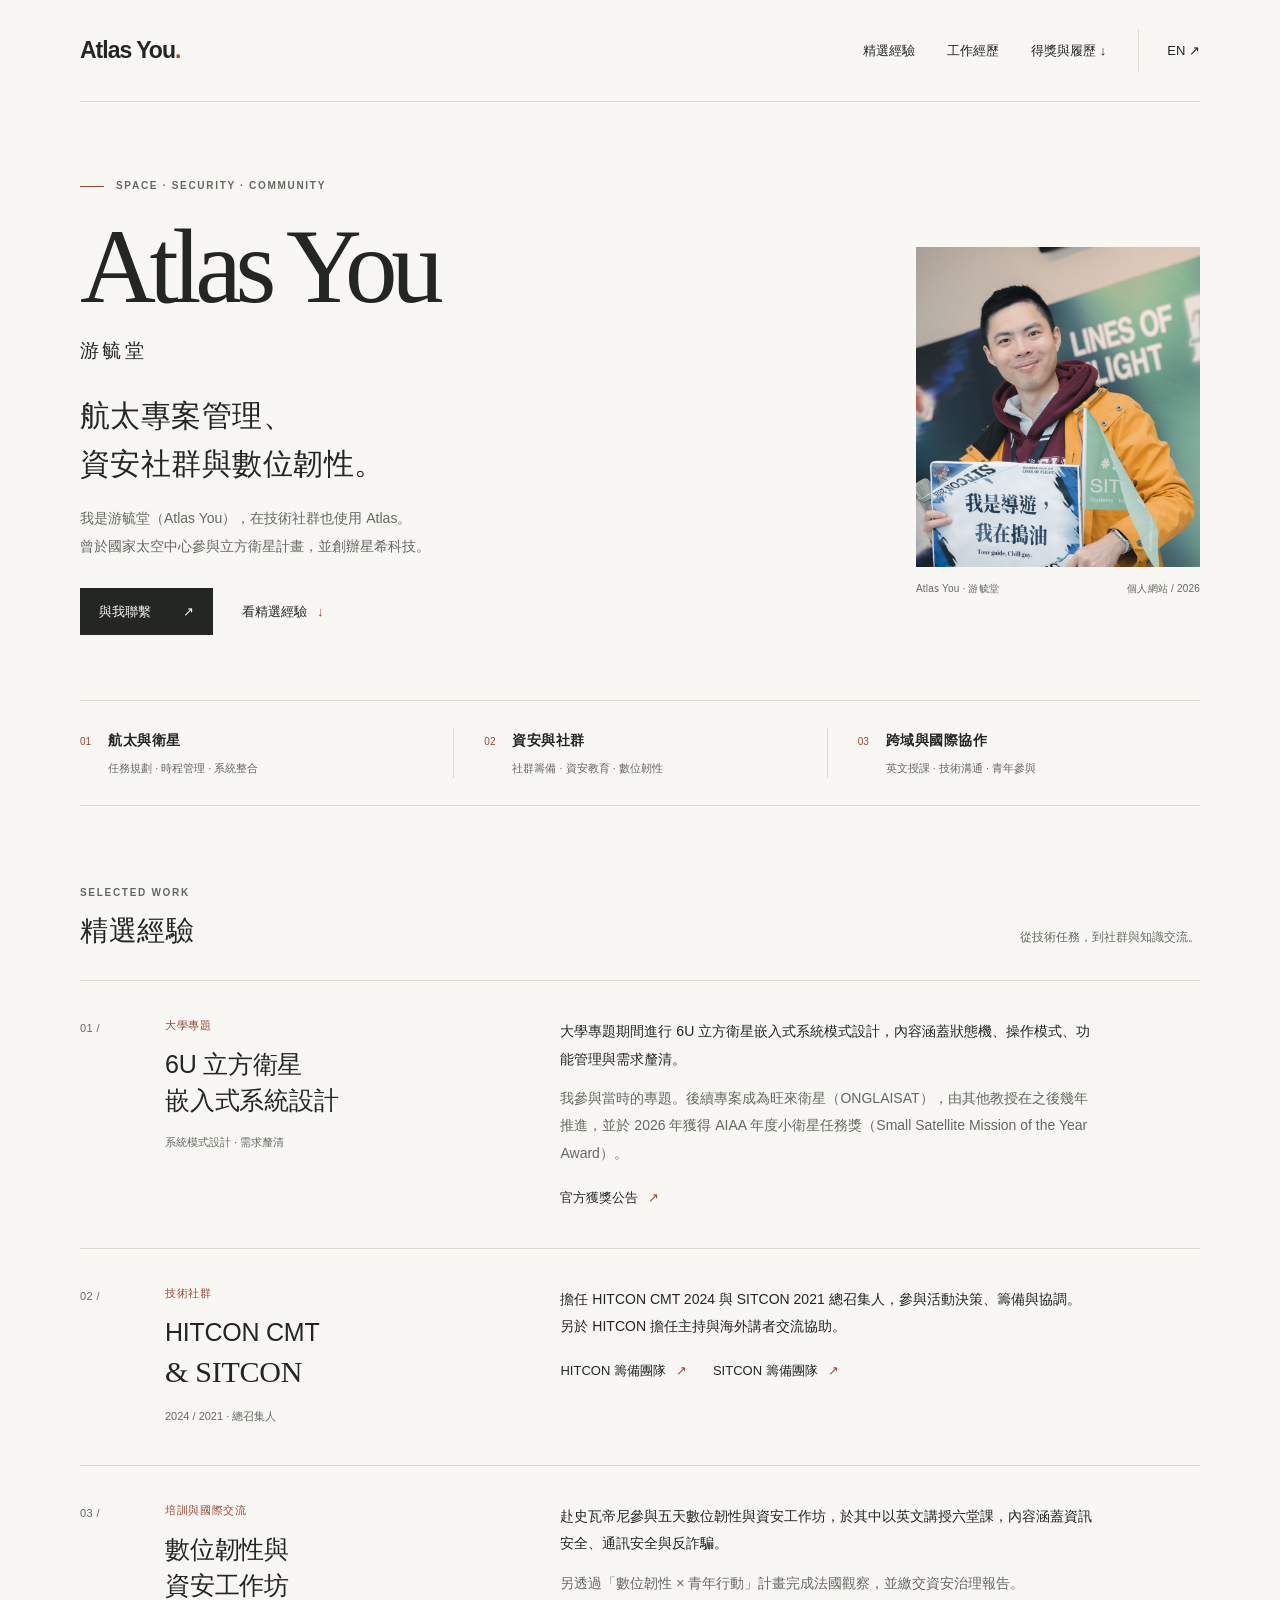
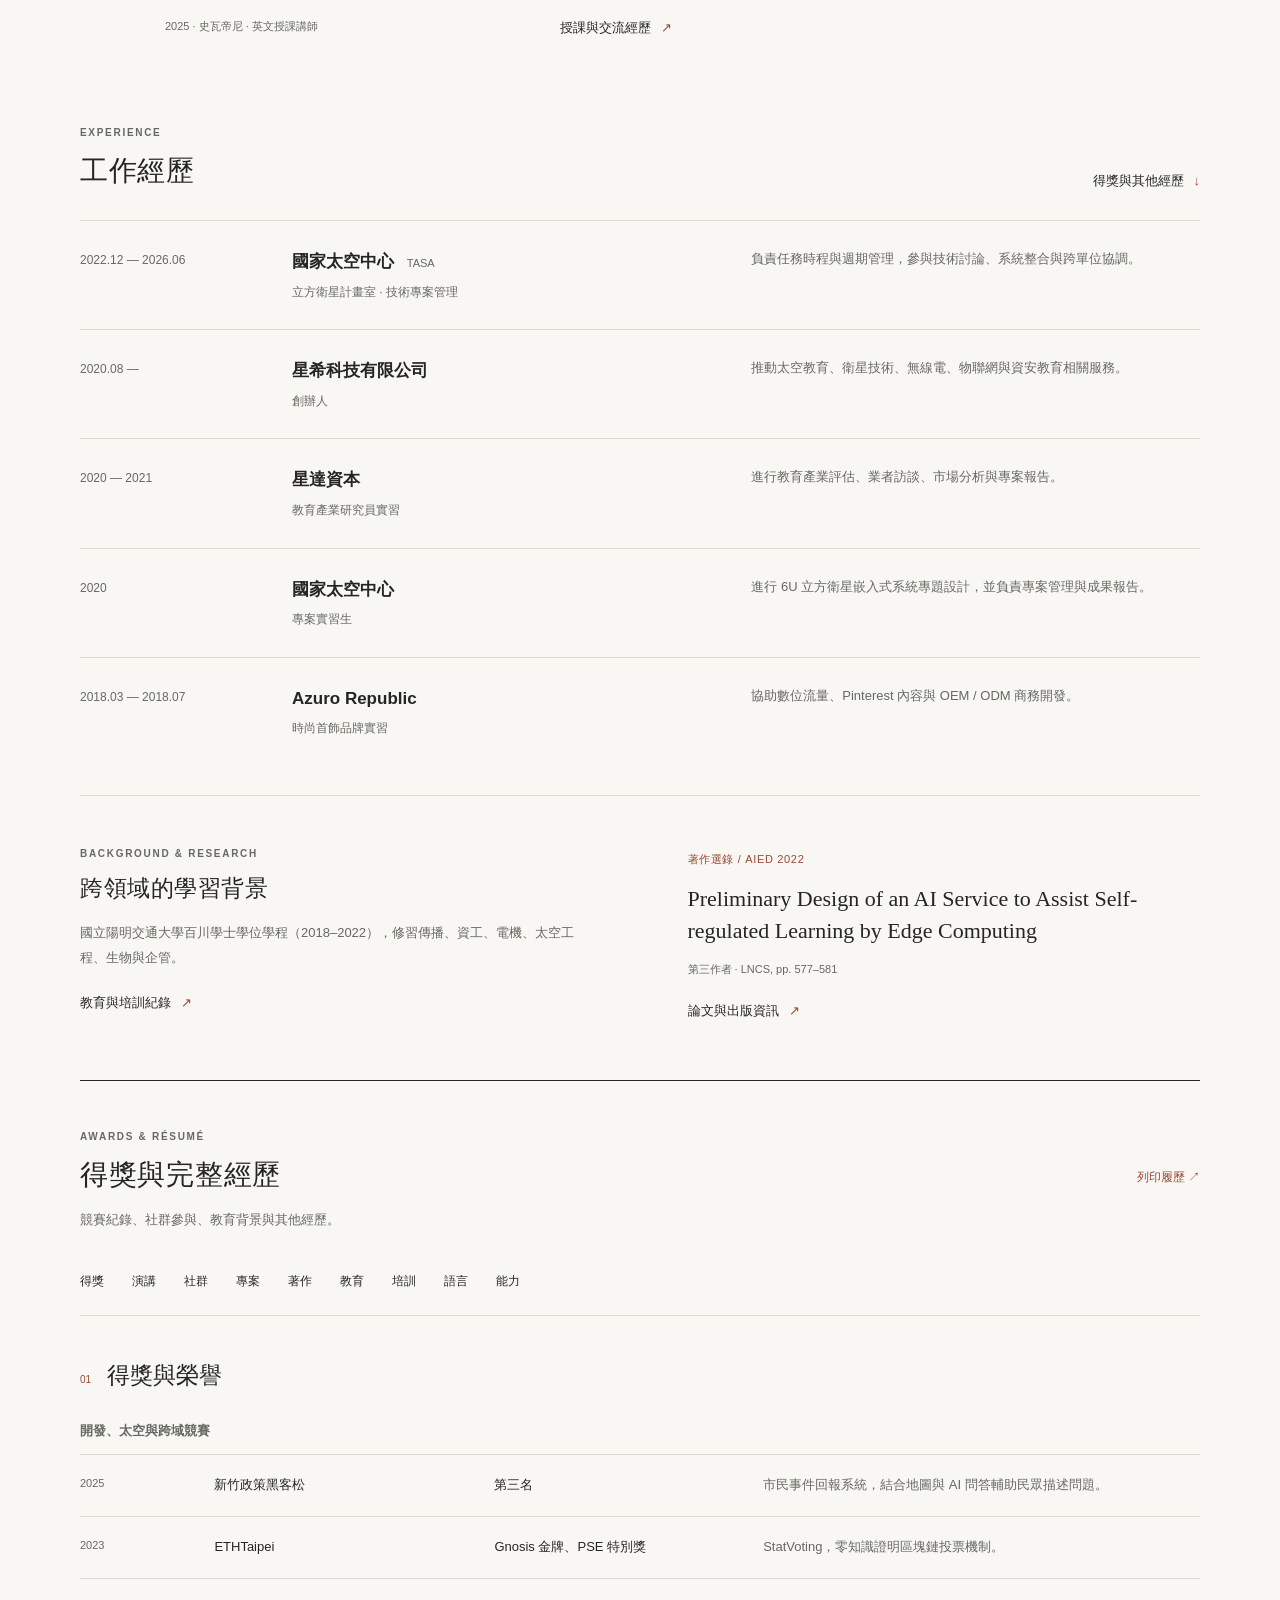
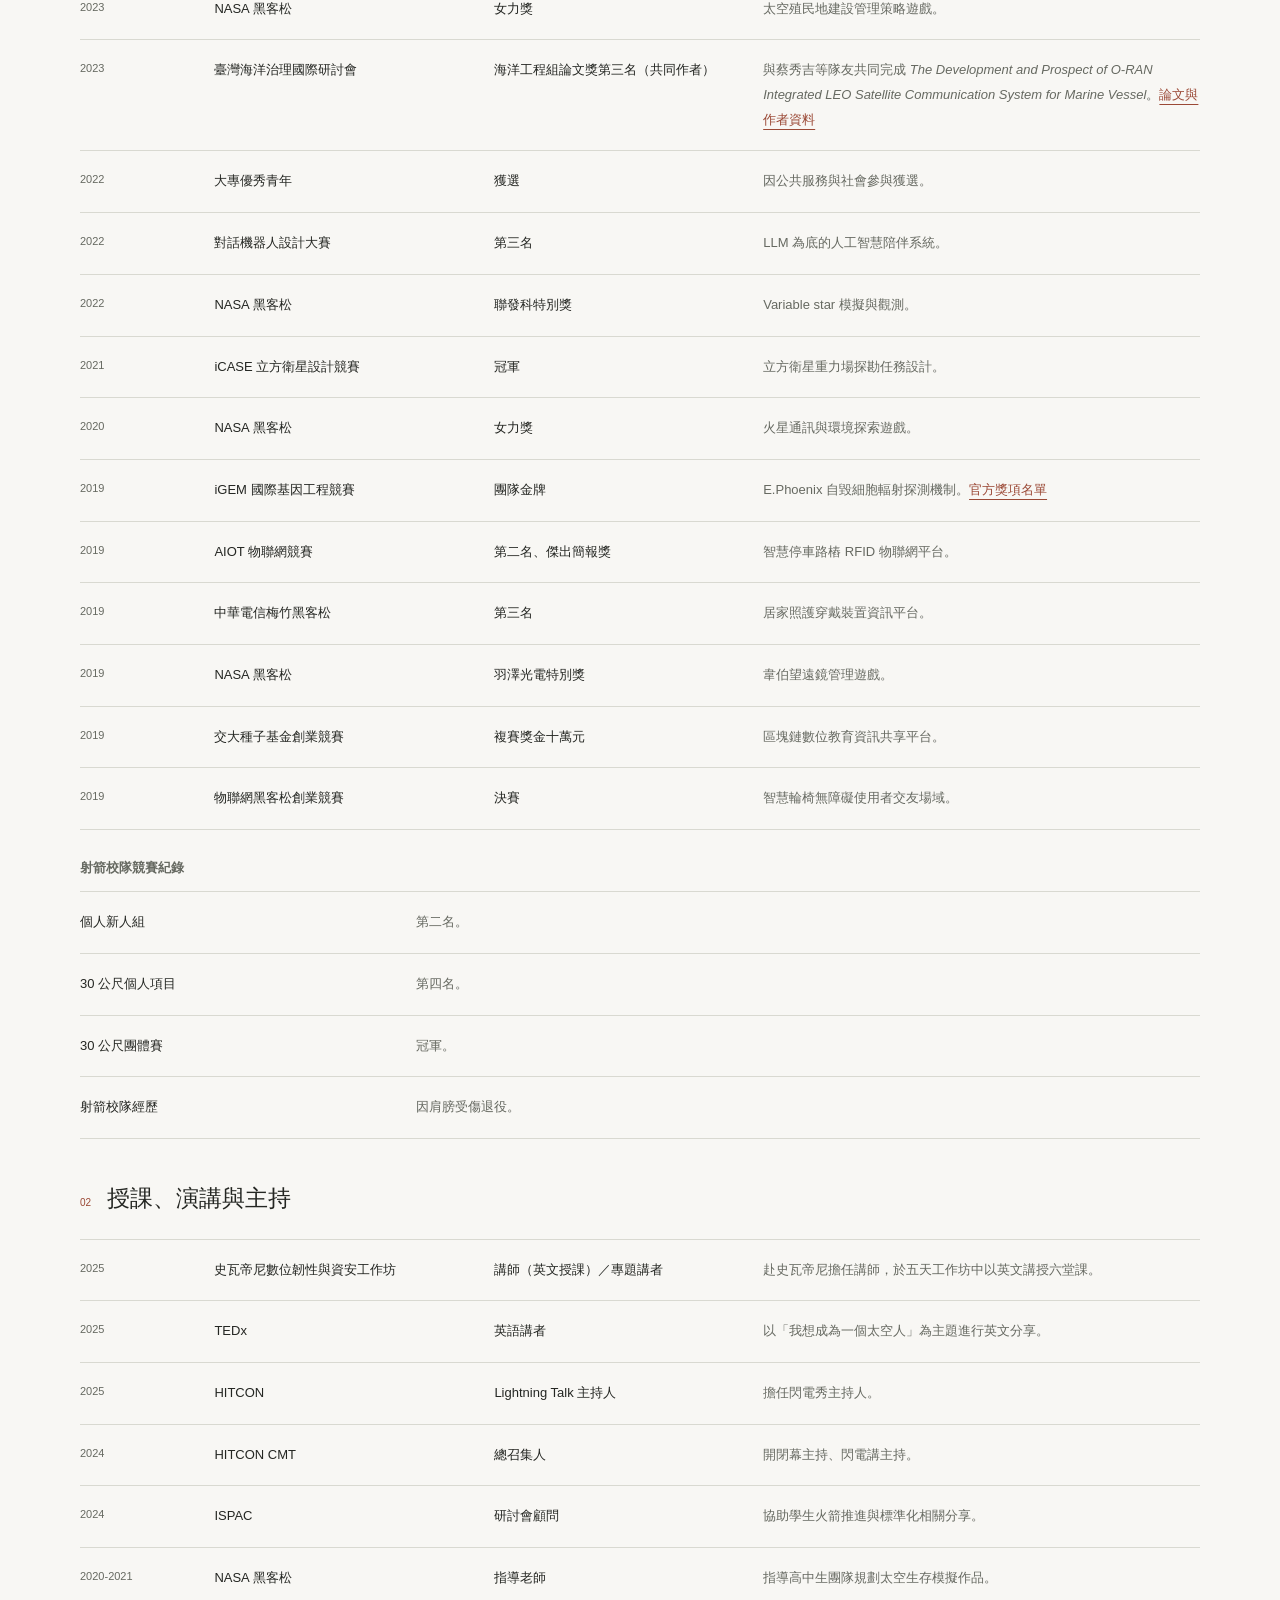
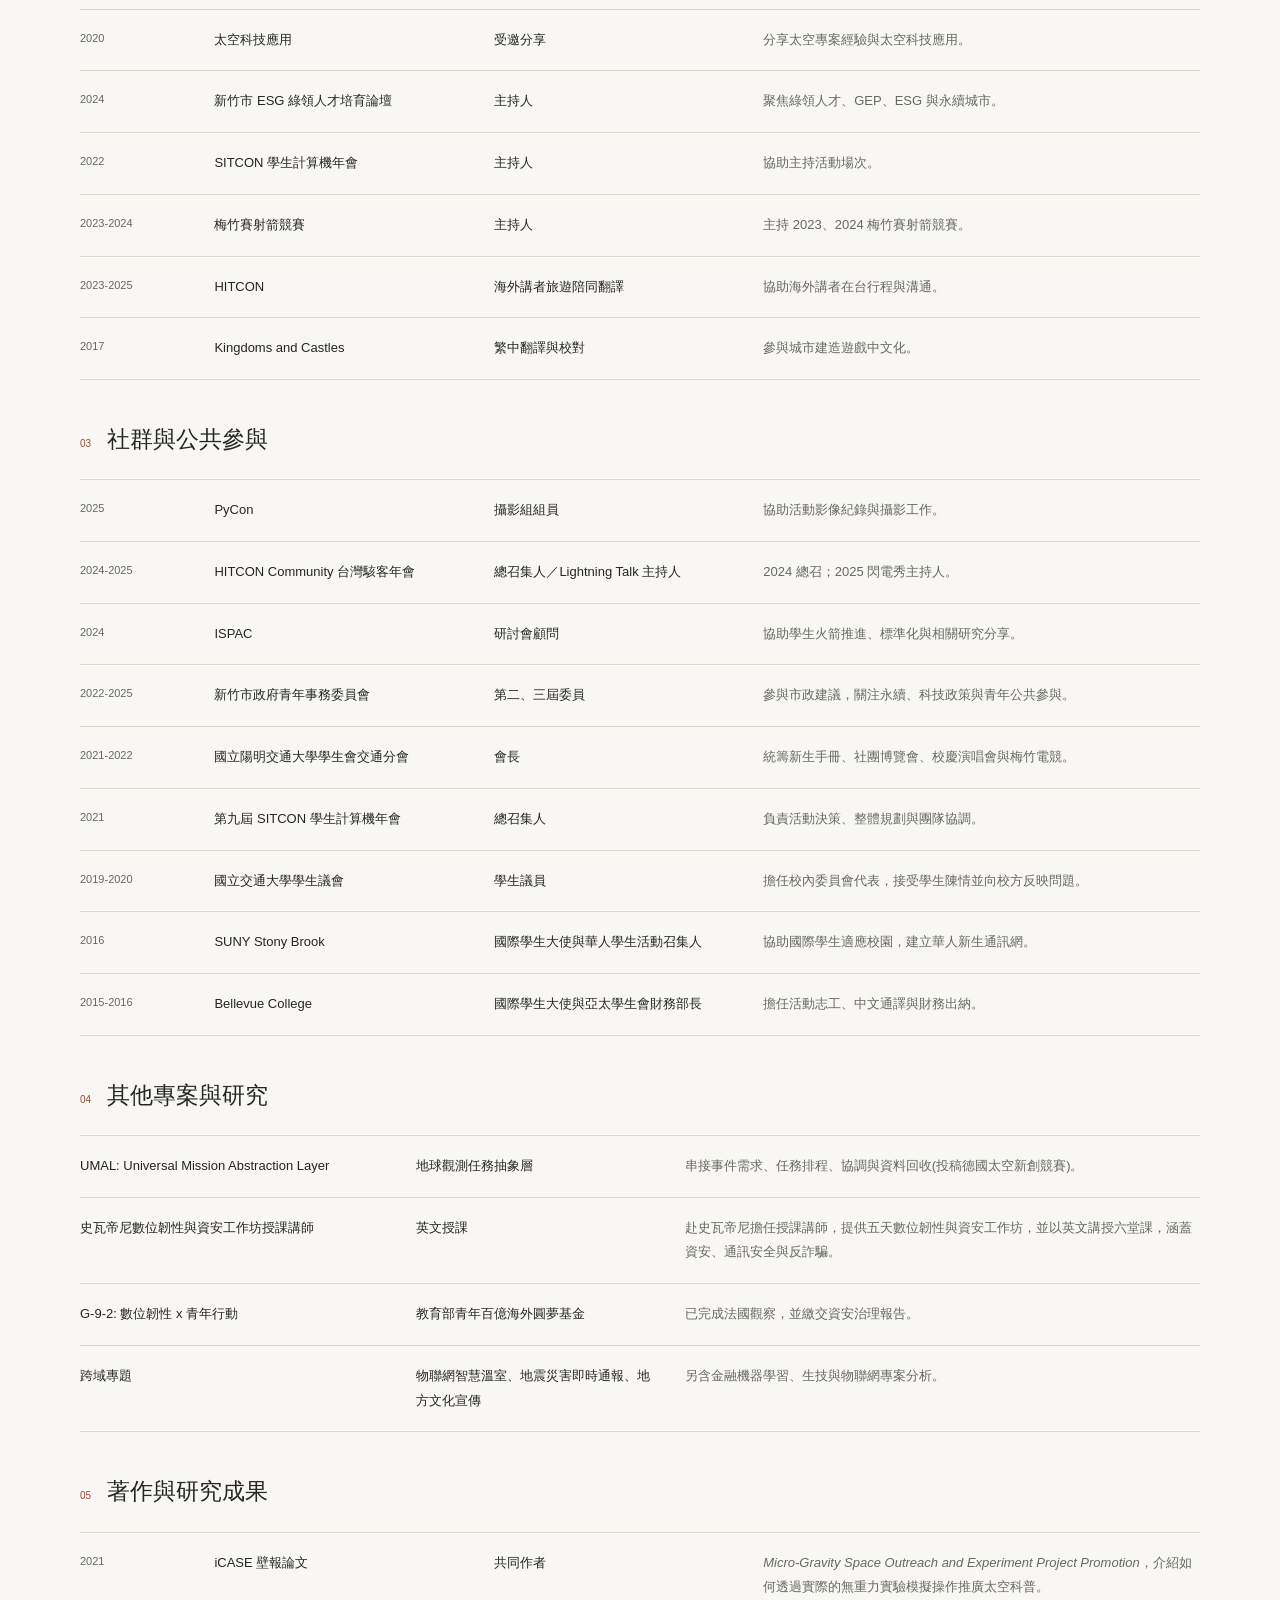
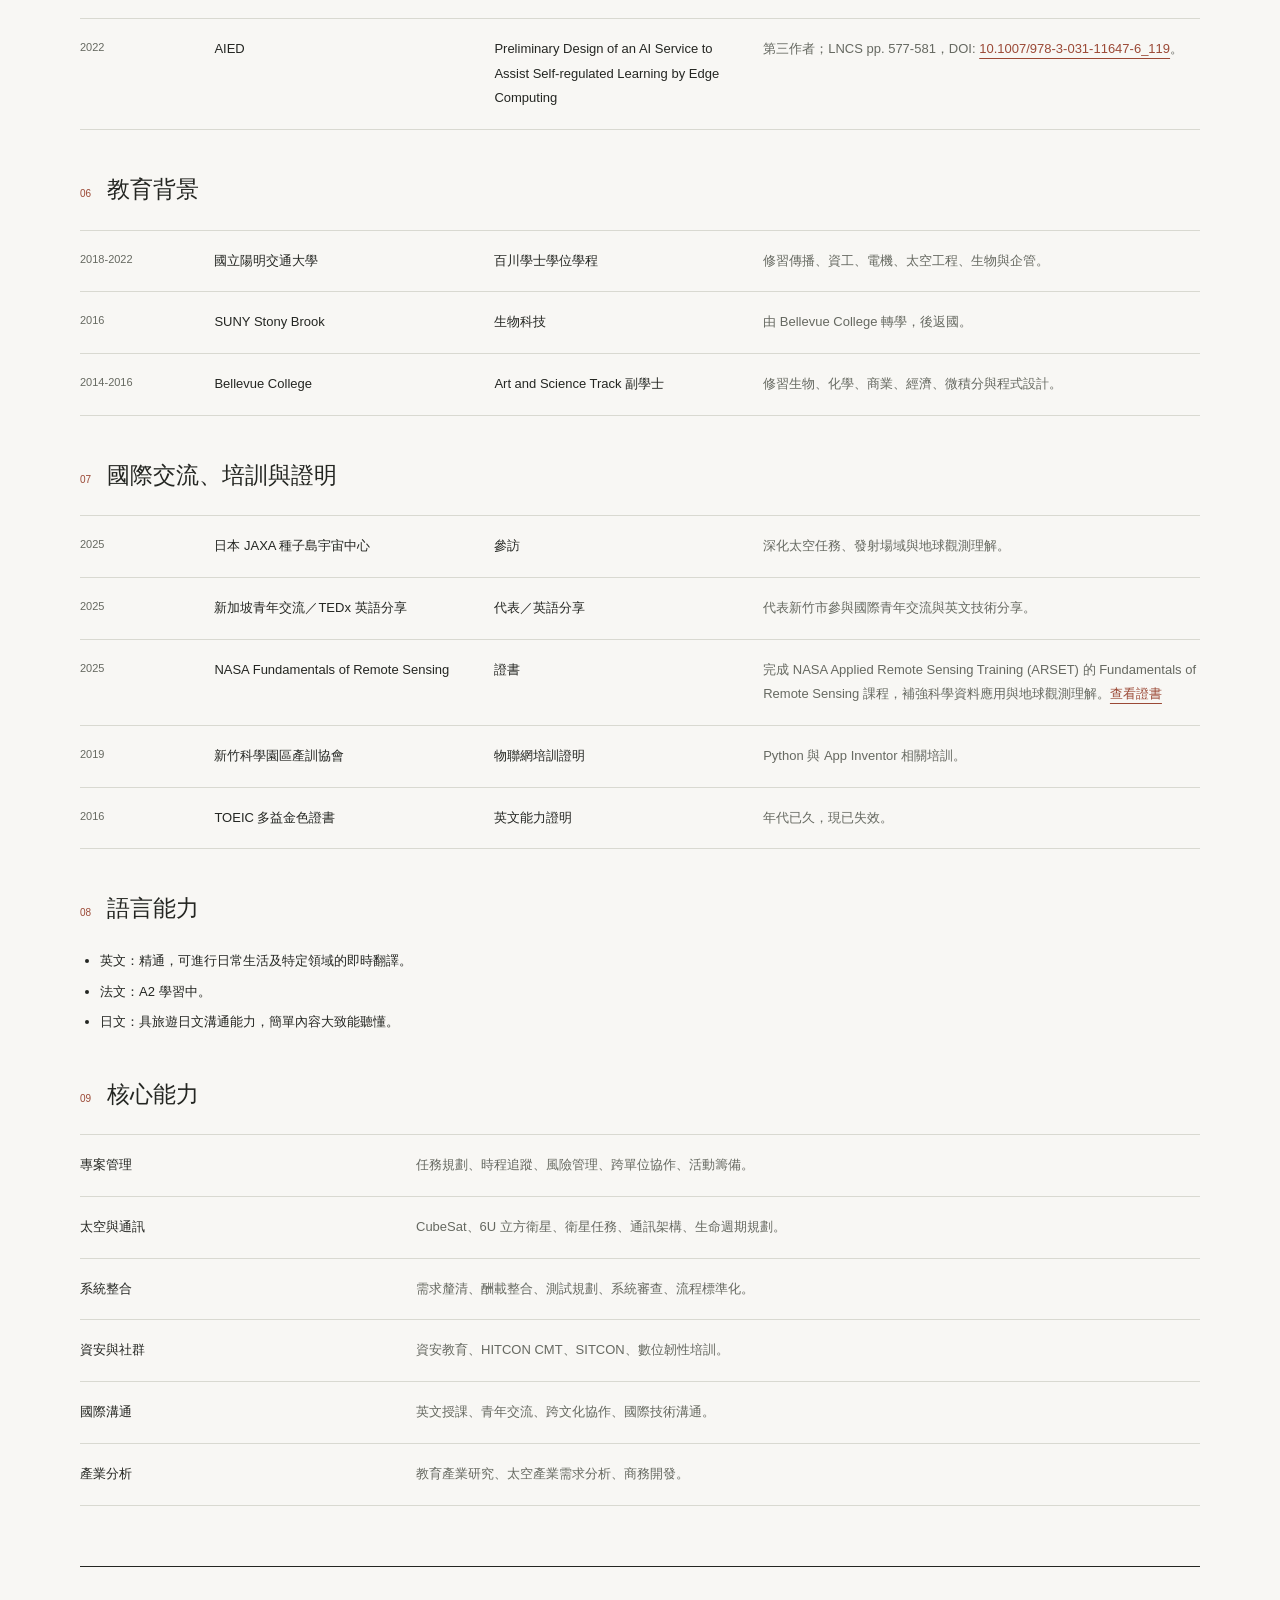
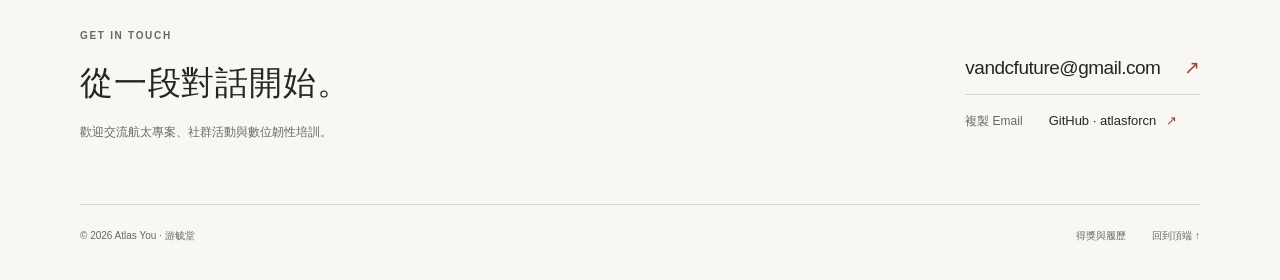
<file: index.html>
<!DOCTYPE html>
<html lang="zh-Hant">
<head>
    <meta charset="UTF-8">
    <meta name="viewport" content="width=device-width, initial-scale=1.0">
    <meta name="color-scheme" content="light">
    <title>Atlas You 游毓堂｜航太專案管理・資安社群・數位韌性</title>
    <meta name="description" content="游毓堂（Atlas You），技術社群中的 Atlas。星希科技創辦人，曾於國家太空中心參與立方衛星計畫，投入資安社群與數位韌性培訓。">
    <meta name="robots" content="index, follow, max-image-preview:large">
    <meta name="google-site-verification" content="qH-CYpGrfqugghzH3zQJLZ9-T6akVFegV0mABPV1chQ">
    <link rel="canonical" href="https://atlasforcn.github.io/atlas-home/">
    <link rel="alternate" hreflang="zh-Hant" href="https://atlasforcn.github.io/atlas-home/">
    <link rel="alternate" hreflang="en" href="https://atlasforcn.github.io/atlas-home/en/">
    <link rel="alternate" hreflang="x-default" href="https://atlasforcn.github.io/atlas-home/">
    <meta property="og:type" content="profile">
    <meta property="og:site_name" content="Atlas You · 游毓堂">
    <meta property="og:title" content="Atlas You 游毓堂｜航太專案管理・資安社群・數位韌性">
    <meta property="og:description" content="游毓堂（Atlas You），技術社群中的 Atlas。星希科技創辦人，曾於國家太空中心參與立方衛星計畫，投入資安社群與數位韌性培訓。">
    <meta property="og:url" content="https://atlasforcn.github.io/atlas-home/">
    <meta property="og:locale" content="zh_TW">
    <meta property="og:locale:alternate" content="en_US">
    <meta property="og:image" content="https://atlasforcn.github.io/atlas-home/assets/profile-portrait.jpg">
    <meta property="og:image:alt" content="游毓堂 Atlas You 在 SITCON 活動現場的照片">
    <meta name="twitter:card" content="summary">
    <meta name="twitter:title" content="Atlas You 游毓堂｜航太專案管理・資安社群・數位韌性">
    <meta name="twitter:description" content="游毓堂（Atlas You），技術社群中的 Atlas。星希科技創辦人，曾於國家太空中心參與立方衛星計畫，投入資安社群與數位韌性培訓。">
    <meta name="twitter:image" content="https://atlasforcn.github.io/atlas-home/assets/profile-portrait.jpg">
    <meta name="twitter:image:alt" content="游毓堂 Atlas You 在 SITCON 活動現場的照片">
    <script type="application/ld+json">
{
    "@context": "https://schema.org",
    "@type": "ProfilePage",
    "@id": "https://atlasforcn.github.io/atlas-home/#profile",
    "url": "https://atlasforcn.github.io/atlas-home/",
    "name": "Atlas You 游毓堂｜航太專案管理・資安社群・數位韌性",
    "inLanguage": "zh-Hant",
    "mainEntity": {
        "@type": "Person",
        "@id": "https://atlasforcn.github.io/atlas-home/#person",
        "name": "Atlas You",
        "alternateName": [
            "游毓堂",
            "Atlas",
            "atlasforcn"
        ],
        "url": "https://atlasforcn.github.io/atlas-home/",
        "image": "https://atlasforcn.github.io/atlas-home/assets/profile-portrait.jpg",
        "sameAs": [
            "https://github.com/atlasforcn"
        ],
        "description": "星希科技創辦人，曾於國家太空中心參與立方衛星計畫，投入資安社群與數位韌性培訓。"
    },
    "description": "游毓堂（Atlas You），技術社群中的 Atlas。星希科技創辦人，曾於國家太空中心參與立方衛星計畫，投入資安社群與數位韌性培訓。"
}
    </script>
    <link rel="stylesheet" href="home.css?v=20261013-2">
    <script src="home.js?v=20261013-2" defer></script>
    <script src="script.js?v=20261013-2" defer></script>
</head>
<body id="top">
    <a class="skip-link" href="#main">跳至主要內容</a>
    <header class="site-header shell">
        <a class="wordmark" href="#top" aria-label="Atlas You 首頁">Atlas You<span class="wordmark-dot" aria-hidden="true">.</span></a>
        <nav aria-label="主要導覽">
            <a href="#projects">精選經驗</a>
            <a href="#experience">工作經歷</a>
            <a href="#details">得獎與履歷 <span aria-hidden="true">↓</span></a>
            <a class="language-link" href="en/" lang="en" hreflang="en">EN <span aria-hidden="true">↗</span></a>
        </nav>
    </header>
    <main id="main" class="shell" tabindex="-1">
        <section class="hero" id="summary" aria-labelledby="name">
            <div class="hero-copy">
                <p class="eyebrow"><span class="accent-line" aria-hidden="true"></span> SPACE · SECURITY · COMMUNITY</p>
                <h1 id="name">Atlas You<span class="chinese-name" lang="zh-Hant">游毓堂</span></h1>
                <p class="hero-title">航太專案管理、<br>資安社群與數位韌性。</p>
                <p class="hero-description">我是游毓堂（Atlas You），在技術社群也使用 Atlas。<br class="desktop-break">曾於國家太空中心參與立方衛星計畫，並創辦星希科技。</p>
                <div class="hero-links">
                    <a class="primary-link" href="mailto:vandcfuture@gmail.com">與我聯繫 <span aria-hidden="true">↗</span></a>
                    <a class="text-link" href="#projects">看精選經驗 <span aria-hidden="true">↓</span></a>
                </div>
            </div>
            <figure class="portrait">
                <img src="assets/profile-portrait.jpg" width="528" height="528" alt="游毓堂 Atlas You 在 SITCON 活動現場的照片" fetchpriority="high">
                <figcaption><span>Atlas You · 游毓堂</span><span>個人網站 / 2026</span></figcaption>
            </figure>
        </section>
        <div class="focus-strip" aria-label="主要工作領域">
            <div><span class="small-number">01</span><div><h2>航太與衛星</h2><p>任務規劃 · 時程管理 · 系統整合</p></div></div>
            <div><span class="small-number">02</span><div><h2>資安與社群</h2><p>社群籌備 · 資安教育 · 數位韌性</p></div></div>
            <div><span class="small-number">03</span><div><h2>跨域與國際協作</h2><p>英文授課 · 技術溝通 · 青年參與</p></div></div>
        </div>
        <section class="content-section" id="projects" aria-labelledby="projects-title">
            <div class="section-heading"><div><p class="eyebrow">SELECTED WORK</p><h2 id="projects-title">精選經驗</h2></div><p class="section-aside">從技術任務，到社群與知識交流。</p></div>
            <article class="project-row" id="onglaisat">
                <span class="row-index" aria-hidden="true">01 /</span>
                <div class="project-identity"><p class="category">大學專題</p><h3>6U 立方衛星<br>嵌入式系統設計</h3><p class="role">系統模式設計 · 需求釐清</p></div>
                <div class="project-body"><p>大學專題期間進行 6U 立方衛星嵌入式系統模式設計，內容涵蓋狀態機、操作模式、功能管理與需求釐清。</p><p class="secondary-copy">我參與當時的專題。後續專案成為旺來衛星（ONGLAISAT），由其他教授在之後幾年推進，並於 2026 年獲得 AIAA 年度小衛星任務獎（Small Satellite Mission of the Year Award）。</p><a class="text-link" href="https://arkedgespace.com/en/news/2026-08-28_ssmoty" target="_blank" rel="noopener noreferrer">官方獲獎公告 <span aria-hidden="true">↗</span><span class="sr-only">（另開分頁）</span></a></div>
            </article>
            <article class="project-row" id="community">
                <span class="row-index" aria-hidden="true">02 /</span>
                <div class="project-identity"><p class="category">技術社群</p><h3>HITCON CMT<br><span lang="en">&amp; SITCON</span></h3><p class="role">2024 / 2021 · 總召集人</p></div>
                <div class="project-body"><p>擔任 HITCON CMT 2024 與 SITCON 2021 總召集人，參與活動決策、籌備與協調。另於 HITCON 擔任主持與海外講者交流協助。</p><div class="inline-links"><a class="text-link" href="https://hitcon.org/2024/CMT/team/" target="_blank" rel="noopener noreferrer">HITCON 籌備團隊 <span aria-hidden="true">↗</span><span class="sr-only">（另開分頁）</span></a><a class="text-link" href="https://sitcon.org/2021/team" target="_blank" rel="noopener noreferrer">SITCON 籌備團隊 <span aria-hidden="true">↗</span><span class="sr-only">（另開分頁）</span></a></div></div>
            </article>
            <article class="project-row">
                <span class="row-index" aria-hidden="true">03 /</span>
                <div class="project-identity"><p class="category">培訓與國際交流</p><h3>數位韌性與<br>資安工作坊</h3><p class="role">2025 · 史瓦帝尼 · 英文授課講師</p></div>
                <div class="project-body"><p>赴史瓦帝尼參與五天數位韌性與資安工作坊，於其中以英文講授六堂課，內容涵蓋資訊安全、通訊安全與反詐騙。</p><p class="secondary-copy">另透過「數位韌性 × 青年行動」計畫完成法國觀察，並繳交資安治理報告。</p><a class="text-link" href="#talks">授課與交流經歷 <span aria-hidden="true">↗</span></a></div>
            </article>
        </section>
        <section class="content-section experience-section" id="experience" aria-labelledby="experience-title">
            <div class="section-heading"><div><p class="eyebrow">EXPERIENCE</p><h2 id="experience-title">工作經歷</h2></div><a class="text-link" href="#awards">得獎與其他經歷 <span aria-hidden="true">↓</span></a></div>
            <div class="career-list">
                <article class="career-row"><p class="career-date">2022.12 — 2026.06</p><div><h3>國家太空中心 <span class="organization-abbr">TASA</span></h3><p class="career-role">立方衛星計畫室 · 技術專案管理</p></div><p class="career-description">負責任務時程與週期管理，參與技術討論、系統整合與跨單位協調。</p></article>
                <article class="career-row"><p class="career-date">2020.08 —</p><div><h3>星希科技有限公司</h3><p class="career-role">創辦人</p></div><p class="career-description">推動太空教育、衛星技術、無線電、物聯網與資安教育相關服務。</p></article>
                <article class="career-row"><p class="career-date">2020 — 2021</p><div><h3>星達資本</h3><p class="career-role">教育產業研究員實習</p></div><p class="career-description">進行教育產業評估、業者訪談、市場分析與專案報告。</p></article>
                <article class="career-row"><p class="career-date">2020</p><div><h3>國家太空中心</h3><p class="career-role">專案實習生</p></div><p class="career-description">進行 6U 立方衛星嵌入式系統專題設計，並負責專案管理與成果報告。</p></article>
                <article class="career-row"><p class="career-date">2018.03 — 2018.07</p><div><h3>Azuro Republic</h3><p class="career-role">時尚首飾品牌實習</p></div><p class="career-description">協助數位流量、Pinterest 內容與 OEM / ODM 商務開發。</p></article>
            </div>
        </section>
        <section class="background-section" aria-labelledby="background-title">
            <div><p class="eyebrow">BACKGROUND &amp; RESEARCH</p><h2 id="background-title">跨領域的學習背景</h2><p>國立陽明交通大學百川學士學位學程（2018–2022），修習傳播、資工、電機、太空工程、生物與企管。</p><a class="text-link" href="#education">教育與培訓紀錄 <span aria-hidden="true">↗</span></a></div>
            <div class="publication"><p class="category">著作選錄 / AIED 2022</p><h3 lang="en">Preliminary Design of an AI Service to Assist Self-regulated Learning by Edge Computing</h3><p class="secondary-copy">第三作者 · LNCS, pp. 577–581</p><a class="text-link" href="https://doi.org/10.1007/978-3-031-11647-6_119" target="_blank" rel="noopener noreferrer">論文與出版資訊 <span aria-hidden="true">↗</span><span class="sr-only">（另開分頁）</span></a></div>
        </section>
        <section class="details-section" id="details" aria-labelledby="details-title">
            <div class="section-heading"><div><p class="eyebrow">AWARDS &amp; RÉSUMÉ</p><h2 id="details-title">得獎與完整經歷</h2></div><button class="details-print" type="button" data-print hidden>列印履歷 <span aria-hidden="true">↗</span></button></div>
            <p class="details-intro">競賽紀錄、社群參與、教育背景與其他經歷。</p>
            <nav class="details-nav" aria-label="履歷段落"><a href="#awards">得獎</a><a href="#talks">演講</a><a href="#community-history">社群</a><a href="#research-projects">專案</a><a href="#publications">著作</a><a href="#education">教育</a><a href="#training">培訓</a><a href="#languages">語言</a><a href="#skills">能力</a></nav>
            <div id="resume-content" class="resume-details" data-resume-source="resume.md" data-resume-mode="details" data-resume-prerendered="true" aria-busy="false">
<!-- resume-details:start -->
<section class="resume-section" aria-labelledby="awards" data-section="01">
<h3 id="awards" data-section="01">得獎與榮譽</h3>
<h4 id="awards-cross-domain">開發、太空與跨域競賽</h4>
<table class="resume-table cols-4"><tbody><tr><td class="resume-cell resume-cell-0" data-label="時間">2025</td><td class="resume-cell resume-cell-1" data-label="單位／活動">新竹政策黑客松</td><td class="resume-cell resume-cell-2" data-label="職稱／成果">第三名</td><td class="resume-cell resume-cell-3" data-label="說明">市民事件回報系統，結合地圖與 AI 問答輔助民眾描述問題。</td></tr>
<tr><td class="resume-cell resume-cell-0" data-label="時間">2023</td><td class="resume-cell resume-cell-1" data-label="單位／活動">ETHTaipei</td><td class="resume-cell resume-cell-2" data-label="職稱／成果">Gnosis 金牌、PSE 特別獎</td><td class="resume-cell resume-cell-3" data-label="說明">StatVoting，零知識證明區塊鏈投票機制。</td></tr>
<tr><td class="resume-cell resume-cell-0" data-label="時間">2023</td><td class="resume-cell resume-cell-1" data-label="單位／活動">NASA 黑客松</td><td class="resume-cell resume-cell-2" data-label="職稱／成果">女力獎</td><td class="resume-cell resume-cell-3" data-label="說明">太空殖民地建設管理策略遊戲。</td></tr>
<tr><td class="resume-cell resume-cell-0" data-label="時間">2023</td><td class="resume-cell resume-cell-1" data-label="單位／活動">臺灣海洋治理國際研討會</td><td class="resume-cell resume-cell-2" data-label="職稱／成果">海洋工程組論文獎第三名（共同作者）</td><td class="resume-cell resume-cell-3" data-label="說明">與蔡秀吉等隊友共同完成 <em>The Development and Prospect of O-RAN Integrated LEO Satellite Communication System for Marine Vessel</em>。<a href="https://www.researchgate.net/publication/369358314_The_Development_and_Prospect_of_O-RAN_Integrated_LEO_Satellite_Communication_System_for_Marine_Vessel" target="_blank" rel="noopener">論文與作者資料</a></td></tr>
<tr><td class="resume-cell resume-cell-0" data-label="時間">2022</td><td class="resume-cell resume-cell-1" data-label="單位／活動">大專優秀青年</td><td class="resume-cell resume-cell-2" data-label="職稱／成果">獲選</td><td class="resume-cell resume-cell-3" data-label="說明">因公共服務與社會參與獲選。</td></tr>
<tr><td class="resume-cell resume-cell-0" data-label="時間">2022</td><td class="resume-cell resume-cell-1" data-label="單位／活動">對話機器人設計大賽</td><td class="resume-cell resume-cell-2" data-label="職稱／成果">第三名</td><td class="resume-cell resume-cell-3" data-label="說明">LLM 為底的人工智慧陪伴系統。</td></tr>
<tr><td class="resume-cell resume-cell-0" data-label="時間">2022</td><td class="resume-cell resume-cell-1" data-label="單位／活動">NASA 黑客松</td><td class="resume-cell resume-cell-2" data-label="職稱／成果">聯發科特別獎</td><td class="resume-cell resume-cell-3" data-label="說明">Variable star 模擬與觀測。</td></tr>
<tr><td class="resume-cell resume-cell-0" data-label="時間">2021</td><td class="resume-cell resume-cell-1" data-label="單位／活動">iCASE 立方衛星設計競賽</td><td class="resume-cell resume-cell-2" data-label="職稱／成果">冠軍</td><td class="resume-cell resume-cell-3" data-label="說明">立方衛星重力場探勘任務設計。</td></tr>
<tr><td class="resume-cell resume-cell-0" data-label="時間">2020</td><td class="resume-cell resume-cell-1" data-label="單位／活動">NASA 黑客松</td><td class="resume-cell resume-cell-2" data-label="職稱／成果">女力獎</td><td class="resume-cell resume-cell-3" data-label="說明">火星通訊與環境探索遊戲。</td></tr>
<tr><td class="resume-cell resume-cell-0" data-label="時間">2019</td><td class="resume-cell resume-cell-1" data-label="單位／活動">iGEM 國際基因工程競賽</td><td class="resume-cell resume-cell-2" data-label="職稱／成果">團隊金牌</td><td class="resume-cell resume-cell-3" data-label="說明">E.Phoenix 自毀細胞輻射探測機制。<a href="https://competition.igem.org/results/2019?tab=medals" target="_blank" rel="noopener">官方獎項名單</a></td></tr>
<tr><td class="resume-cell resume-cell-0" data-label="時間">2019</td><td class="resume-cell resume-cell-1" data-label="單位／活動">AIOT 物聯網競賽</td><td class="resume-cell resume-cell-2" data-label="職稱／成果">第二名、傑出簡報獎</td><td class="resume-cell resume-cell-3" data-label="說明">智慧停車路樁 RFID 物聯網平台。</td></tr>
<tr><td class="resume-cell resume-cell-0" data-label="時間">2019</td><td class="resume-cell resume-cell-1" data-label="單位／活動">中華電信梅竹黑客松</td><td class="resume-cell resume-cell-2" data-label="職稱／成果">第三名</td><td class="resume-cell resume-cell-3" data-label="說明">居家照護穿戴裝置資訊平台。</td></tr>
<tr><td class="resume-cell resume-cell-0" data-label="時間">2019</td><td class="resume-cell resume-cell-1" data-label="單位／活動">NASA 黑客松</td><td class="resume-cell resume-cell-2" data-label="職稱／成果">羽澤光電特別獎</td><td class="resume-cell resume-cell-3" data-label="說明">韋伯望遠鏡管理遊戲。</td></tr>
<tr><td class="resume-cell resume-cell-0" data-label="時間">2019</td><td class="resume-cell resume-cell-1" data-label="單位／活動">交大種子基金創業競賽</td><td class="resume-cell resume-cell-2" data-label="職稱／成果">複賽獎金十萬元</td><td class="resume-cell resume-cell-3" data-label="說明">區塊鏈數位教育資訊共享平台。</td></tr>
<tr><td class="resume-cell resume-cell-0" data-label="時間">2019</td><td class="resume-cell resume-cell-1" data-label="單位／活動">物聯網黑客松創業競賽</td><td class="resume-cell resume-cell-2" data-label="職稱／成果">決賽</td><td class="resume-cell resume-cell-3" data-label="說明">智慧輪椅無障礙使用者交友場域。</td></tr></tbody></table>
<h4 id="archery-awards">射箭校隊競賽紀錄</h4>
<table class="resume-table cols-2"><tbody><tr><td class="resume-cell resume-cell-0" data-label="項目">個人新人組</td><td class="resume-cell resume-cell-1" data-label="內容">第二名。</td></tr>
<tr><td class="resume-cell resume-cell-0" data-label="項目">30 公尺個人項目</td><td class="resume-cell resume-cell-1" data-label="內容">第四名。</td></tr>
<tr><td class="resume-cell resume-cell-0" data-label="項目">30 公尺團體賽</td><td class="resume-cell resume-cell-1" data-label="內容">冠軍。</td></tr>
<tr><td class="resume-cell resume-cell-0" data-label="項目">射箭校隊經歷</td><td class="resume-cell resume-cell-1" data-label="內容">因肩膀受傷退役。</td></tr></tbody></table>
</section>
<section class="resume-section" aria-labelledby="talks" data-section="02">
<h3 id="talks" data-section="02">授課、演講與主持</h3>
<table class="resume-table cols-4"><tbody><tr><td class="resume-cell resume-cell-0" data-label="時間">2025</td><td class="resume-cell resume-cell-1" data-label="單位／活動">史瓦帝尼數位韌性與資安工作坊</td><td class="resume-cell resume-cell-2" data-label="職稱／成果">講師（英文授課）／專題講者</td><td class="resume-cell resume-cell-3" data-label="說明">赴史瓦帝尼擔任講師，於五天工作坊中以英文講授六堂課。</td></tr>
<tr><td class="resume-cell resume-cell-0" data-label="時間">2025</td><td class="resume-cell resume-cell-1" data-label="單位／活動">TEDx</td><td class="resume-cell resume-cell-2" data-label="職稱／成果">英語講者</td><td class="resume-cell resume-cell-3" data-label="說明">以「我想成為一個太空人」為主題進行英文分享。</td></tr>
<tr><td class="resume-cell resume-cell-0" data-label="時間">2025</td><td class="resume-cell resume-cell-1" data-label="單位／活動">HITCON</td><td class="resume-cell resume-cell-2" data-label="職稱／成果">Lightning Talk 主持人</td><td class="resume-cell resume-cell-3" data-label="說明">擔任閃電秀主持人。</td></tr>
<tr><td class="resume-cell resume-cell-0" data-label="時間">2024</td><td class="resume-cell resume-cell-1" data-label="單位／活動">HITCON CMT</td><td class="resume-cell resume-cell-2" data-label="職稱／成果">總召集人</td><td class="resume-cell resume-cell-3" data-label="說明">開閉幕主持、閃電講主持。</td></tr>
<tr><td class="resume-cell resume-cell-0" data-label="時間">2024</td><td class="resume-cell resume-cell-1" data-label="單位／活動">ISPAC</td><td class="resume-cell resume-cell-2" data-label="職稱／成果">研討會顧問</td><td class="resume-cell resume-cell-3" data-label="說明">協助學生火箭推進與標準化相關分享。</td></tr>
<tr><td class="resume-cell resume-cell-0" data-label="時間">2020-2021</td><td class="resume-cell resume-cell-1" data-label="單位／活動">NASA 黑客松</td><td class="resume-cell resume-cell-2" data-label="職稱／成果">指導老師</td><td class="resume-cell resume-cell-3" data-label="說明">指導高中生團隊規劃太空生存模擬作品。</td></tr>
<tr><td class="resume-cell resume-cell-0" data-label="時間">2020</td><td class="resume-cell resume-cell-1" data-label="單位／活動">太空科技應用</td><td class="resume-cell resume-cell-2" data-label="職稱／成果">受邀分享</td><td class="resume-cell resume-cell-3" data-label="說明">分享太空專案經驗與太空科技應用。</td></tr>
<tr><td class="resume-cell resume-cell-0" data-label="時間">2024</td><td class="resume-cell resume-cell-1" data-label="單位／活動">新竹市 ESG 綠領人才培育論壇</td><td class="resume-cell resume-cell-2" data-label="職稱／成果">主持人</td><td class="resume-cell resume-cell-3" data-label="說明">聚焦綠領人才、GEP、ESG 與永續城市。</td></tr>
<tr><td class="resume-cell resume-cell-0" data-label="時間">2022</td><td class="resume-cell resume-cell-1" data-label="單位／活動">SITCON 學生計算機年會</td><td class="resume-cell resume-cell-2" data-label="職稱／成果">主持人</td><td class="resume-cell resume-cell-3" data-label="說明">協助主持活動場次。</td></tr>
<tr><td class="resume-cell resume-cell-0" data-label="時間">2023-2024</td><td class="resume-cell resume-cell-1" data-label="單位／活動">梅竹賽射箭競賽</td><td class="resume-cell resume-cell-2" data-label="職稱／成果">主持人</td><td class="resume-cell resume-cell-3" data-label="說明">主持 2023、2024 梅竹賽射箭競賽。</td></tr>
<tr><td class="resume-cell resume-cell-0" data-label="時間">2023-2025</td><td class="resume-cell resume-cell-1" data-label="單位／活動">HITCON</td><td class="resume-cell resume-cell-2" data-label="職稱／成果">海外講者旅遊陪同翻譯</td><td class="resume-cell resume-cell-3" data-label="說明">協助海外講者在台行程與溝通。</td></tr>
<tr><td class="resume-cell resume-cell-0" data-label="時間">2017</td><td class="resume-cell resume-cell-1" data-label="單位／活動">Kingdoms and Castles</td><td class="resume-cell resume-cell-2" data-label="職稱／成果">繁中翻譯與校對</td><td class="resume-cell resume-cell-3" data-label="說明">參與城市建造遊戲中文化。</td></tr></tbody></table>
</section>
<section class="resume-section" aria-labelledby="community-history" data-section="03">
<h3 id="community-history" data-section="03">社群與公共參與</h3>
<table class="resume-table cols-4"><tbody><tr><td class="resume-cell resume-cell-0" data-label="時間">2025</td><td class="resume-cell resume-cell-1" data-label="單位／活動">PyCon</td><td class="resume-cell resume-cell-2" data-label="職稱／成果">攝影組組員</td><td class="resume-cell resume-cell-3" data-label="說明">協助活動影像紀錄與攝影工作。</td></tr>
<tr><td class="resume-cell resume-cell-0" data-label="時間">2024-2025</td><td class="resume-cell resume-cell-1" data-label="單位／活動">HITCON Community 台灣駭客年會</td><td class="resume-cell resume-cell-2" data-label="職稱／成果">總召集人／Lightning Talk 主持人</td><td class="resume-cell resume-cell-3" data-label="說明">2024 總召；2025 閃電秀主持人。</td></tr>
<tr><td class="resume-cell resume-cell-0" data-label="時間">2024</td><td class="resume-cell resume-cell-1" data-label="單位／活動">ISPAC</td><td class="resume-cell resume-cell-2" data-label="職稱／成果">研討會顧問</td><td class="resume-cell resume-cell-3" data-label="說明">協助學生火箭推進、標準化與相關研究分享。</td></tr>
<tr><td class="resume-cell resume-cell-0" data-label="時間">2022-2025</td><td class="resume-cell resume-cell-1" data-label="單位／活動">新竹市政府青年事務委員會</td><td class="resume-cell resume-cell-2" data-label="職稱／成果">第二、三屆委員</td><td class="resume-cell resume-cell-3" data-label="說明">參與市政建議，關注永續、科技政策與青年公共參與。</td></tr>
<tr><td class="resume-cell resume-cell-0" data-label="時間">2021-2022</td><td class="resume-cell resume-cell-1" data-label="單位／活動">國立陽明交通大學學生會交通分會</td><td class="resume-cell resume-cell-2" data-label="職稱／成果">會長</td><td class="resume-cell resume-cell-3" data-label="說明">統籌新生手冊、社團博覽會、校慶演唱會與梅竹電競。</td></tr>
<tr><td class="resume-cell resume-cell-0" data-label="時間">2021</td><td class="resume-cell resume-cell-1" data-label="單位／活動">第九屆 SITCON 學生計算機年會</td><td class="resume-cell resume-cell-2" data-label="職稱／成果">總召集人</td><td class="resume-cell resume-cell-3" data-label="說明">負責活動決策、整體規劃與團隊協調。</td></tr>
<tr><td class="resume-cell resume-cell-0" data-label="時間">2019-2020</td><td class="resume-cell resume-cell-1" data-label="單位／活動">國立交通大學學生議會</td><td class="resume-cell resume-cell-2" data-label="職稱／成果">學生議員</td><td class="resume-cell resume-cell-3" data-label="說明">擔任校內委員會代表，接受學生陳情並向校方反映問題。</td></tr>
<tr><td class="resume-cell resume-cell-0" data-label="時間">2016</td><td class="resume-cell resume-cell-1" data-label="單位／活動">SUNY Stony Brook</td><td class="resume-cell resume-cell-2" data-label="職稱／成果">國際學生大使與華人學生活動召集人</td><td class="resume-cell resume-cell-3" data-label="說明">協助國際學生適應校園，建立華人新生通訊網。</td></tr>
<tr><td class="resume-cell resume-cell-0" data-label="時間">2015-2016</td><td class="resume-cell resume-cell-1" data-label="單位／活動">Bellevue College</td><td class="resume-cell resume-cell-2" data-label="職稱／成果">國際學生大使與亞太學生會財務部長</td><td class="resume-cell resume-cell-3" data-label="說明">擔任活動志工、中文通譯與財務出納。</td></tr></tbody></table>
</section>
<section class="resume-section" aria-labelledby="research-projects" data-section="04">
<h3 id="research-projects" data-section="04">其他專案與研究</h3>
<table class="resume-table cols-3"><tbody><tr><td class="resume-cell resume-cell-0" data-label="時間／項目">UMAL: Universal Mission Abstraction Layer</td><td class="resume-cell resume-cell-1" data-label="單位／活動">地球觀測任務抽象層</td><td class="resume-cell resume-cell-2" data-label="內容">串接事件需求、任務排程、協調與資料回收(投稿德國太空新創競賽)。</td></tr>
<tr><td class="resume-cell resume-cell-0" data-label="時間／項目">史瓦帝尼數位韌性與資安工作坊授課講師</td><td class="resume-cell resume-cell-1" data-label="單位／活動">英文授課</td><td class="resume-cell resume-cell-2" data-label="內容">赴史瓦帝尼擔任授課講師，提供五天數位韌性與資安工作坊，並以英文講授六堂課，涵蓋資安、通訊安全與反詐騙。</td></tr>
<tr><td class="resume-cell resume-cell-0" data-label="時間／項目">G-9-2: 數位韌性 x 青年行動</td><td class="resume-cell resume-cell-1" data-label="單位／活動">教育部青年百億海外圓夢基金</td><td class="resume-cell resume-cell-2" data-label="內容">已完成法國觀察，並繳交資安治理報告。</td></tr>
<tr><td class="resume-cell resume-cell-0" data-label="時間／項目">跨域專題</td><td class="resume-cell resume-cell-1" data-label="單位／活動">物聯網智慧溫室、地震災害即時通報、地方文化宣傳</td><td class="resume-cell resume-cell-2" data-label="內容">另含金融機器學習、生技與物聯網專案分析。</td></tr></tbody></table>
</section>
<section class="resume-section" aria-labelledby="publications" data-section="05">
<h3 id="publications" data-section="05">著作與研究成果</h3>
<table class="resume-table cols-4"><tbody><tr><td class="resume-cell resume-cell-0" data-label="時間">2021</td><td class="resume-cell resume-cell-1" data-label="單位／活動">iCASE 壁報論文</td><td class="resume-cell resume-cell-2" data-label="職稱／成果">共同作者</td><td class="resume-cell resume-cell-3" data-label="說明"><em>Micro-Gravity Space Outreach and Experiment Project Promotion</em>，介紹如何透過實際的無重力實驗模擬操作推廣太空科普。</td></tr>
<tr><td class="resume-cell resume-cell-0" data-label="時間">2022</td><td class="resume-cell resume-cell-1" data-label="單位／活動">AIED</td><td class="resume-cell resume-cell-2" data-label="職稱／成果">Preliminary Design of an AI Service to Assist Self-regulated Learning by Edge Computing</td><td class="resume-cell resume-cell-3" data-label="說明">第三作者；LNCS pp. 577-581，DOI: <a href="https://doi.org/10.1007/978-3-031-11647-6_119" target="_blank" rel="noopener">10.1007/978-3-031-11647-6_119</a>。</td></tr></tbody></table>
</section>
<section class="resume-section" aria-labelledby="education" data-section="06">
<h3 id="education" data-section="06">教育背景</h3>
<table class="resume-table cols-4"><tbody><tr><td class="resume-cell resume-cell-0" data-label="時間">2018-2022</td><td class="resume-cell resume-cell-1" data-label="單位／活動">國立陽明交通大學</td><td class="resume-cell resume-cell-2" data-label="職稱／成果">百川學士學位學程</td><td class="resume-cell resume-cell-3" data-label="說明">修習傳播、資工、電機、太空工程、生物與企管。</td></tr>
<tr><td class="resume-cell resume-cell-0" data-label="時間">2016</td><td class="resume-cell resume-cell-1" data-label="單位／活動">SUNY Stony Brook</td><td class="resume-cell resume-cell-2" data-label="職稱／成果">生物科技</td><td class="resume-cell resume-cell-3" data-label="說明">由 Bellevue College 轉學，後返國。</td></tr>
<tr><td class="resume-cell resume-cell-0" data-label="時間">2014-2016</td><td class="resume-cell resume-cell-1" data-label="單位／活動">Bellevue College</td><td class="resume-cell resume-cell-2" data-label="職稱／成果">Art and Science Track 副學士</td><td class="resume-cell resume-cell-3" data-label="說明">修習生物、化學、商業、經濟、微積分與程式設計。</td></tr></tbody></table>
</section>
<section class="resume-section" aria-labelledby="training" data-section="07">
<h3 id="training" data-section="07">國際交流、培訓與證明</h3>
<table class="resume-table cols-4"><tbody><tr><td class="resume-cell resume-cell-0" data-label="時間">2025</td><td class="resume-cell resume-cell-1" data-label="單位／活動">日本 JAXA 種子島宇宙中心</td><td class="resume-cell resume-cell-2" data-label="職稱／成果">參訪</td><td class="resume-cell resume-cell-3" data-label="說明">深化太空任務、發射場域與地球觀測理解。</td></tr>
<tr><td class="resume-cell resume-cell-0" data-label="時間">2025</td><td class="resume-cell resume-cell-1" data-label="單位／活動">新加坡青年交流／TEDx 英語分享</td><td class="resume-cell resume-cell-2" data-label="職稱／成果">代表／英語分享</td><td class="resume-cell resume-cell-3" data-label="說明">代表新竹市參與國際青年交流與英文技術分享。</td></tr>
<tr><td class="resume-cell resume-cell-0" data-label="時間">2025</td><td class="resume-cell resume-cell-1" data-label="單位／活動">NASA Fundamentals of Remote Sensing</td><td class="resume-cell resume-cell-2" data-label="職稱／成果">證書</td><td class="resume-cell resume-cell-3" data-label="說明">完成 NASA Applied Remote Sensing Training (ARSET) 的 Fundamentals of Remote Sensing 課程，補強科學資料應用與地球觀測理解。<a href="assets/certificates/nasa-arset-remote-sensing.pdf">查看證書</a></td></tr>
<tr><td class="resume-cell resume-cell-0" data-label="時間">2019</td><td class="resume-cell resume-cell-1" data-label="單位／活動">新竹科學園區產訓協會</td><td class="resume-cell resume-cell-2" data-label="職稱／成果">物聯網培訓證明</td><td class="resume-cell resume-cell-3" data-label="說明">Python 與 App Inventor 相關培訓。</td></tr>
<tr><td class="resume-cell resume-cell-0" data-label="時間">2016</td><td class="resume-cell resume-cell-1" data-label="單位／活動">TOEIC 多益金色證書</td><td class="resume-cell resume-cell-2" data-label="職稱／成果">英文能力證明</td><td class="resume-cell resume-cell-3" data-label="說明">年代已久，現已失效。</td></tr></tbody></table>
</section>
<section class="resume-section" aria-labelledby="languages" data-section="08">
<h3 id="languages" data-section="08">語言能力</h3>
<ul>
<li>英文：精通，可進行日常生活及特定領域的即時翻譯。</li>
<li>法文：A2 學習中。</li>
<li>日文：具旅遊日文溝通能力，簡單內容大致能聽懂。</li>
</ul>
</section>
<section class="resume-section" aria-labelledby="skills" data-section="09">
<h3 id="skills" data-section="09">核心能力</h3>
<table class="resume-table cols-2"><tbody><tr><td class="resume-cell resume-cell-0" data-label="項目">專案管理</td><td class="resume-cell resume-cell-1" data-label="內容">任務規劃、時程追蹤、風險管理、跨單位協作、活動籌備。</td></tr>
<tr><td class="resume-cell resume-cell-0" data-label="項目">太空與通訊</td><td class="resume-cell resume-cell-1" data-label="內容">CubeSat、6U 立方衛星、衛星任務、通訊架構、生命週期規劃。</td></tr>
<tr><td class="resume-cell resume-cell-0" data-label="項目">系統整合</td><td class="resume-cell resume-cell-1" data-label="內容">需求釐清、酬載整合、測試規劃、系統審查、流程標準化。</td></tr>
<tr><td class="resume-cell resume-cell-0" data-label="項目">資安與社群</td><td class="resume-cell resume-cell-1" data-label="內容">資安教育、HITCON CMT、SITCON、數位韌性培訓。</td></tr>
<tr><td class="resume-cell resume-cell-0" data-label="項目">國際溝通</td><td class="resume-cell resume-cell-1" data-label="內容">英文授課、青年交流、跨文化協作、國際技術溝通。</td></tr>
<tr><td class="resume-cell resume-cell-0" data-label="項目">產業分析</td><td class="resume-cell resume-cell-1" data-label="內容">教育產業研究、太空產業需求分析、商務開發。</td></tr></tbody></table>
</section>
<!-- resume-details:end -->
            </div>
            <noscript><p><a href="resume.md">閱讀履歷文字版本</a></p></noscript>
        </section>
        <section class="contact-section" id="contact" aria-labelledby="contact-title">
            <div><p class="eyebrow">GET IN TOUCH</p><h2 id="contact-title">從一段對話開始。</h2><p>歡迎交流航太專案、社群活動與數位韌性培訓。</p></div>
            <div class="contact-actions"><a class="contact-email" href="mailto:vandcfuture@gmail.com">vandcfuture@gmail.com <span aria-hidden="true">↗</span></a><div class="inline-links"><button class="copy-email" type="button" data-copy-email="vandcfuture@gmail.com">複製 Email</button><a class="text-link" href="https://github.com/atlasforcn" target="_blank" rel="me noopener noreferrer">GitHub · atlasforcn <span aria-hidden="true">↗</span><span class="sr-only">（另開分頁）</span></a></div><span class="copy-status" role="status"></span></div>
        </section>
    </main>
    <footer class="site-footer shell"><p>© 2026 Atlas You · 游毓堂</p><div><a href="#details">得獎與履歷</a><a href="#top">回到頂端 <span aria-hidden="true">↑</span></a></div></footer>
</body>
</html>
</file>
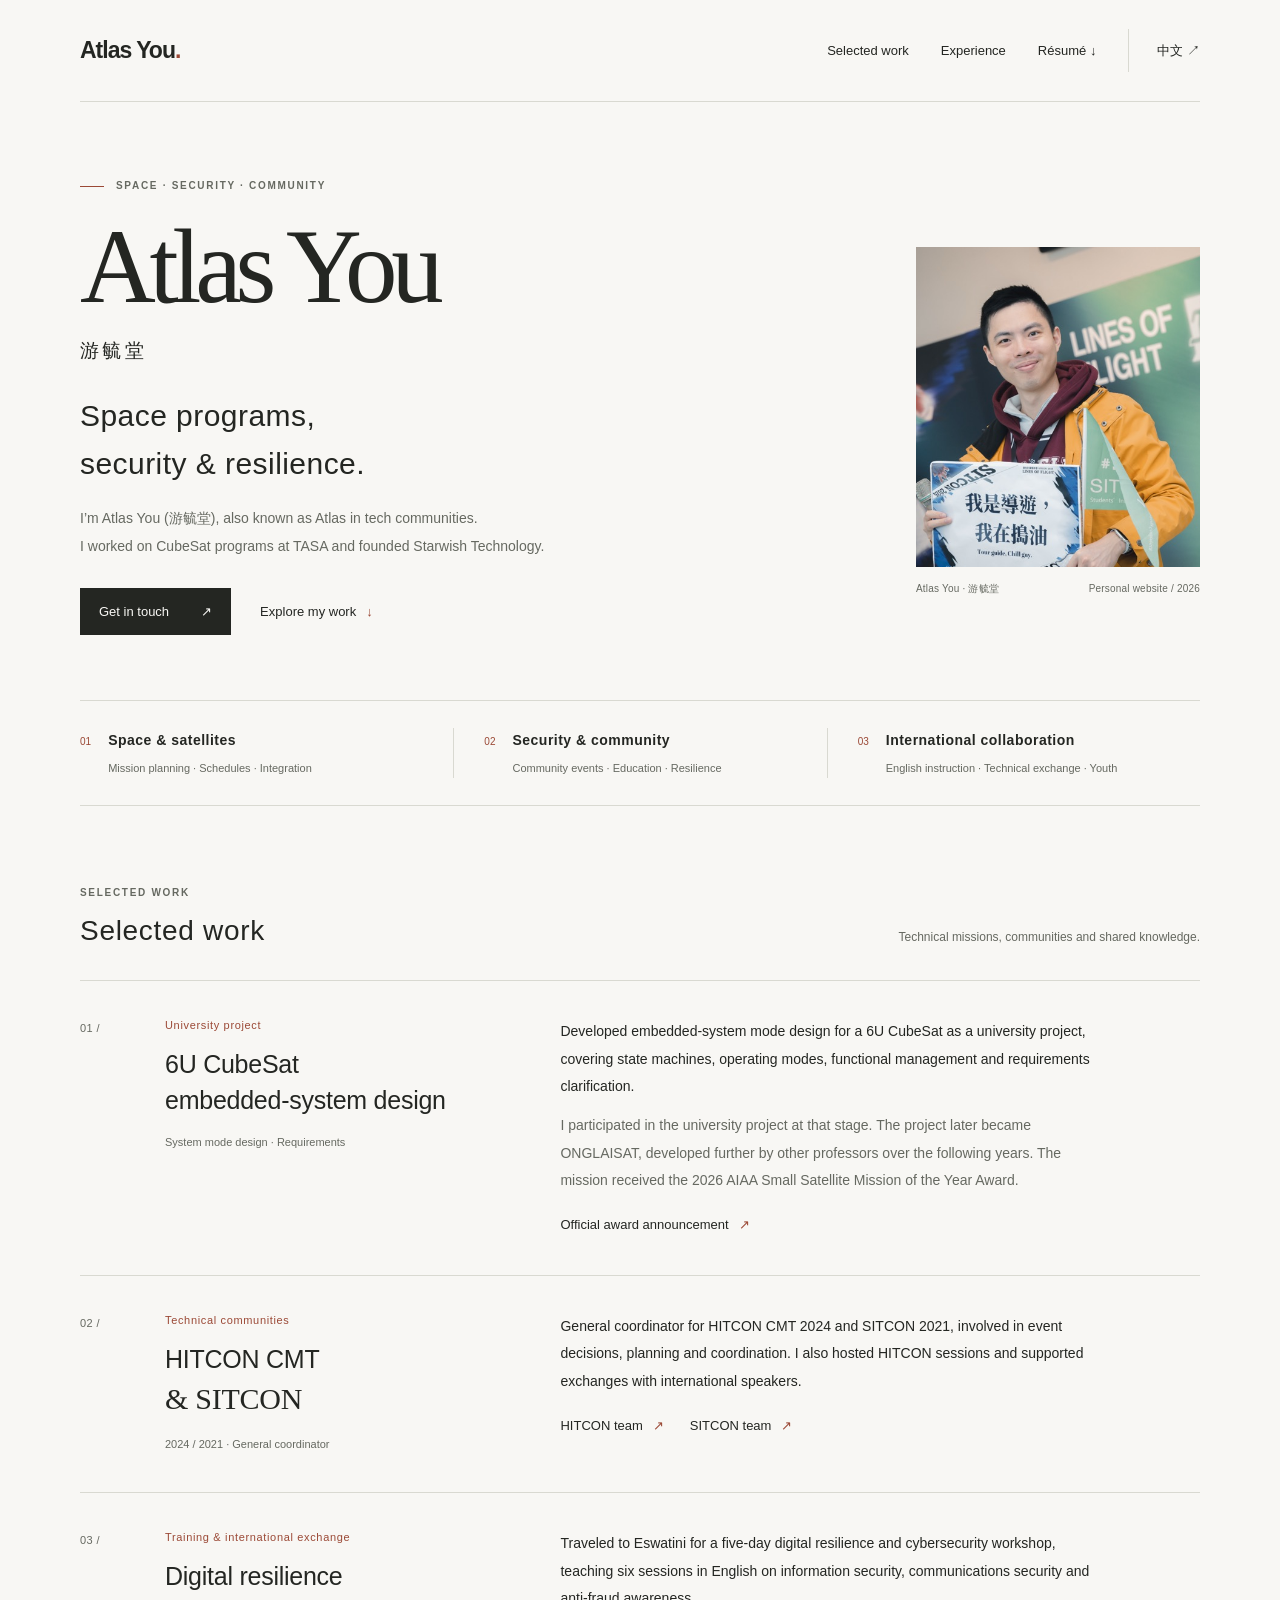
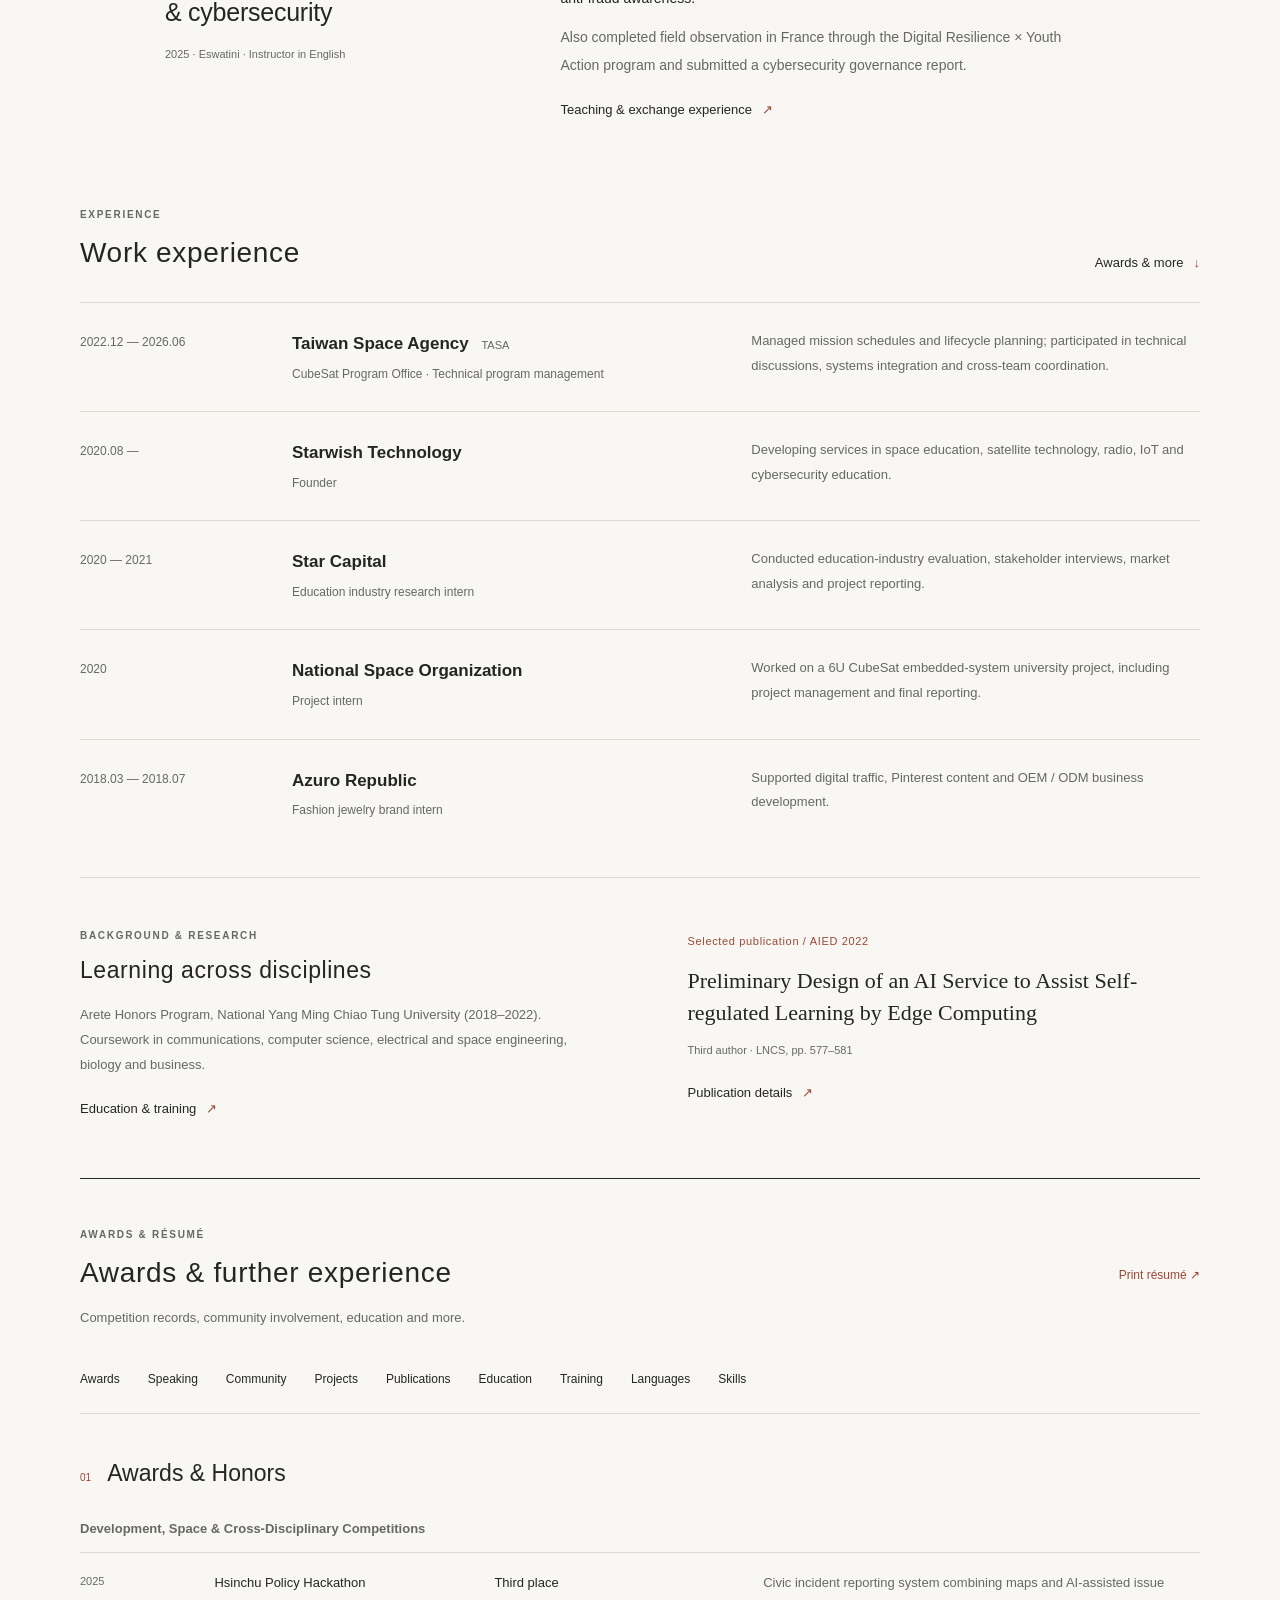
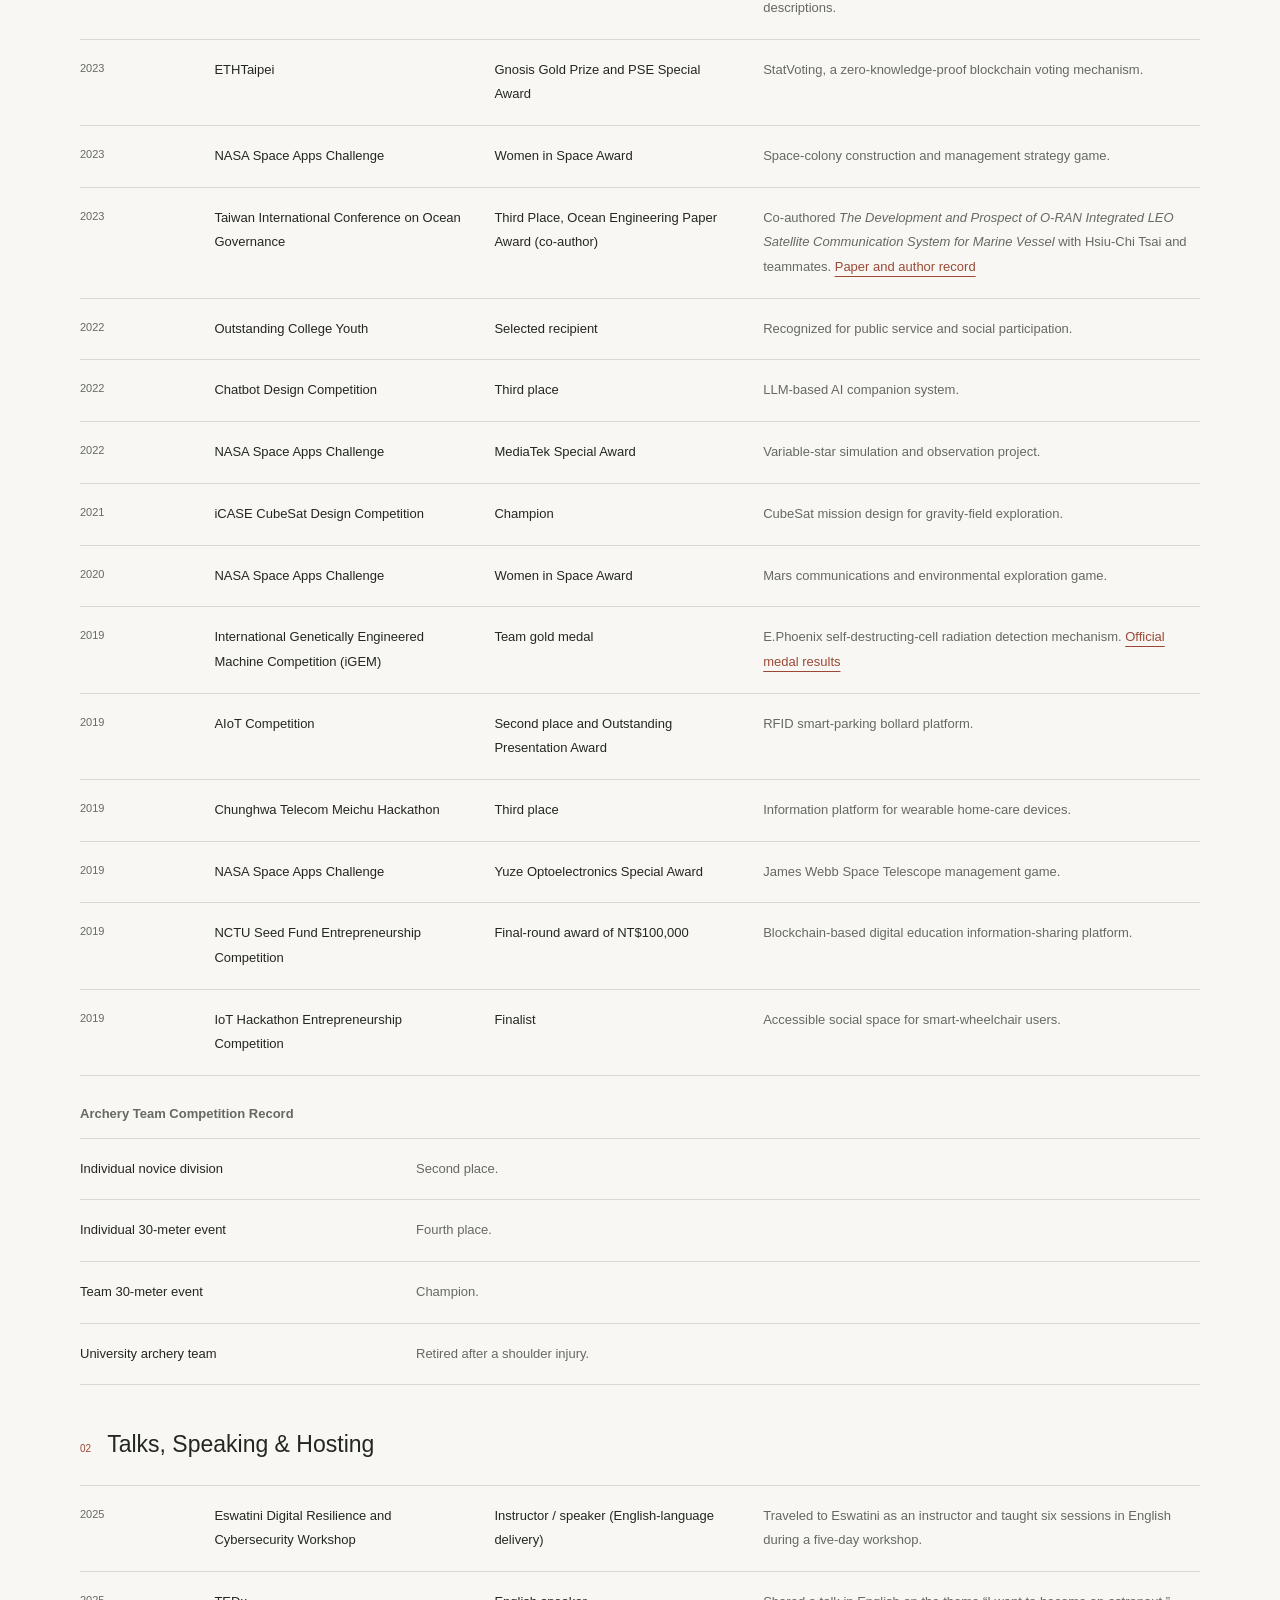
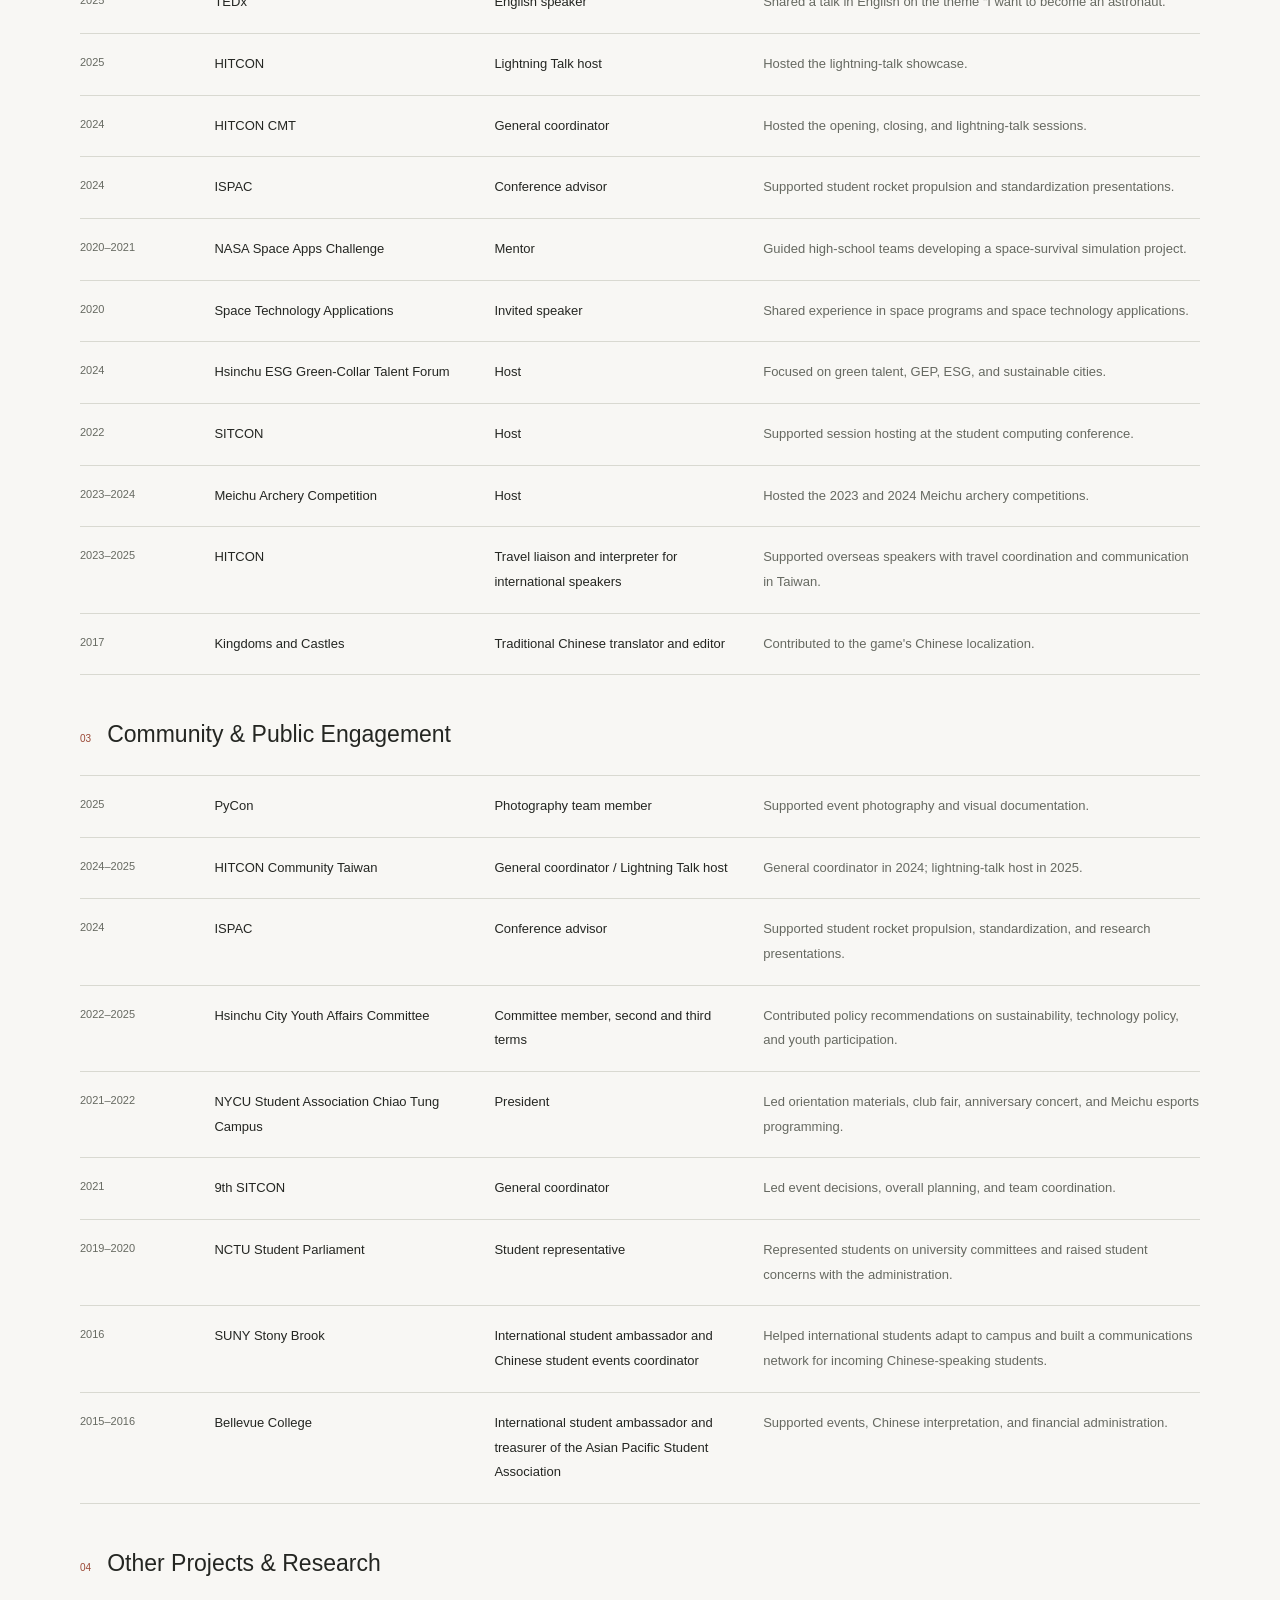
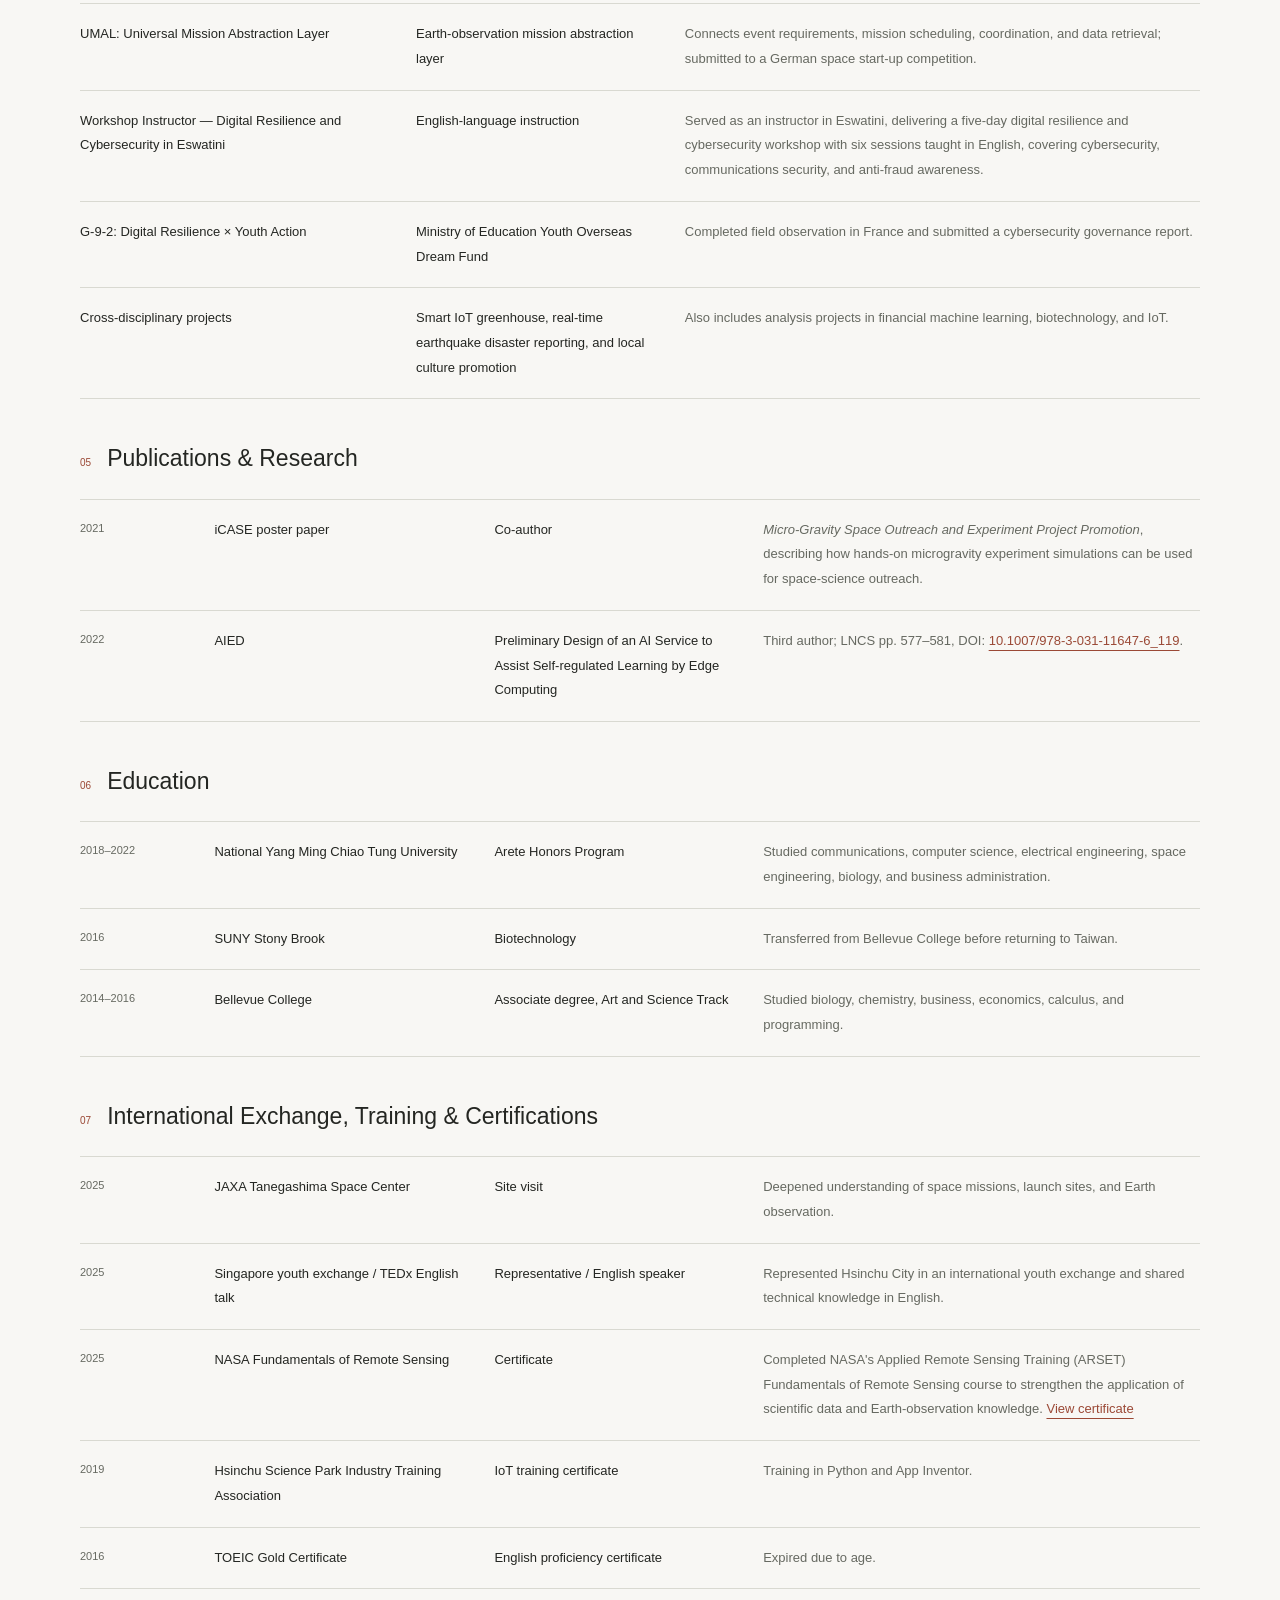
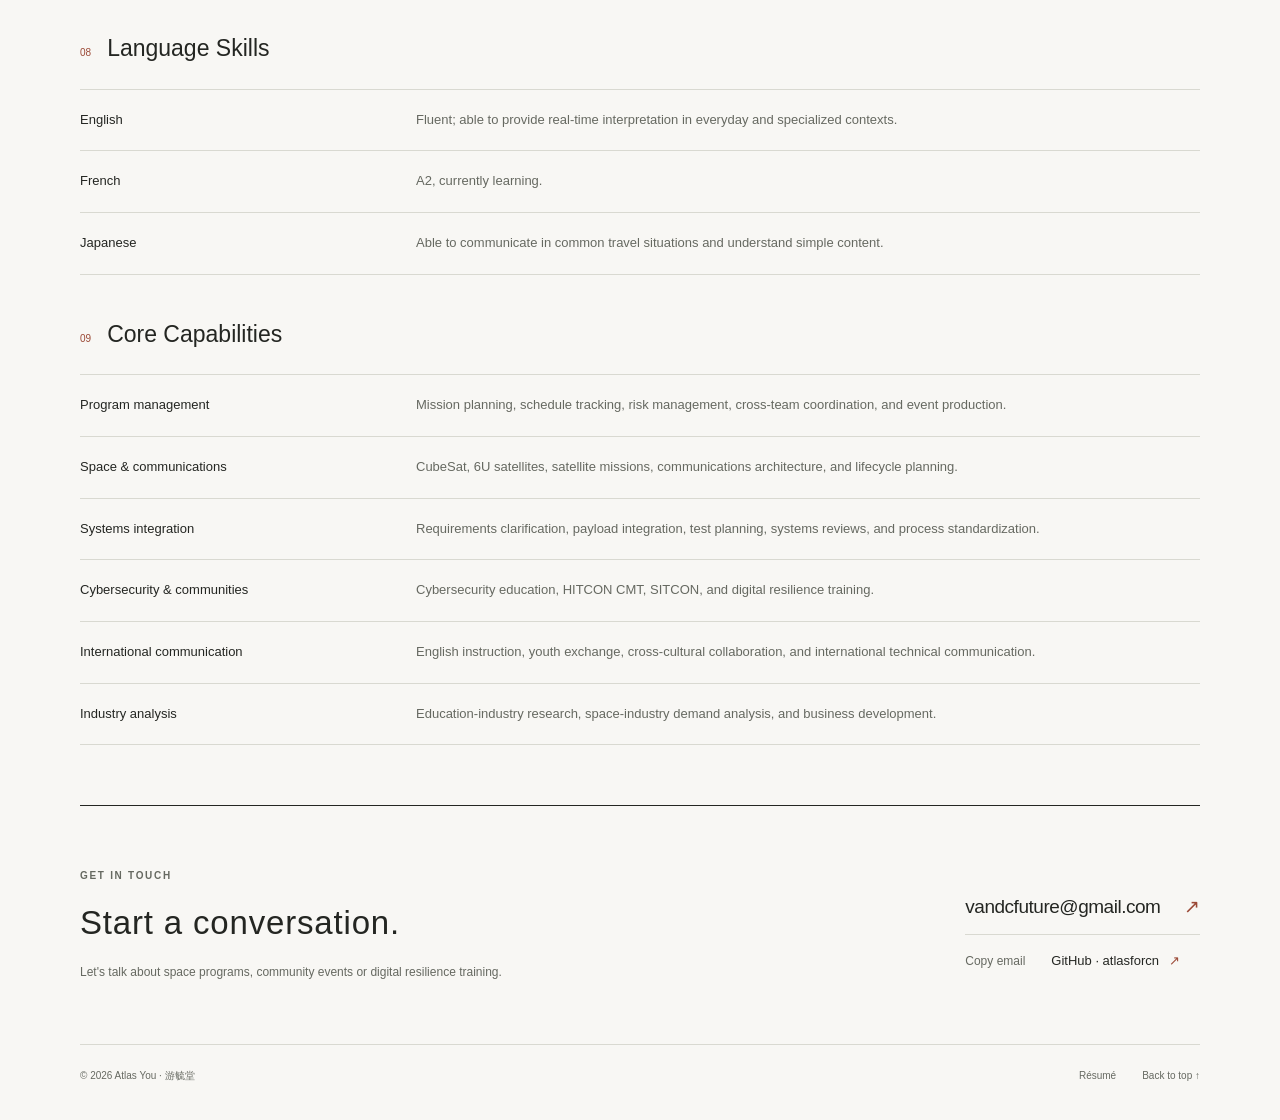
<file: en/index.html>
<!DOCTYPE html>
<html lang="en">
<head>
    <meta charset="UTF-8">
    <meta name="viewport" content="width=device-width, initial-scale=1.0">
    <meta name="color-scheme" content="light">
    <title>Atlas You 游毓堂 | Space Programs, Security &amp; Digital Resilience</title>
    <meta name="description" content="Atlas You (游毓堂), known as Atlas in tech communities. Founder of Starwish Technology, with past CubeSat program work at TASA and digital resilience training experience.">
    <meta name="robots" content="index, follow, max-image-preview:large">
    <link rel="canonical" href="https://atlasforcn.github.io/atlas-home/en/">
    <link rel="alternate" hreflang="zh-Hant" href="https://atlasforcn.github.io/atlas-home/">
    <link rel="alternate" hreflang="en" href="https://atlasforcn.github.io/atlas-home/en/">
    <link rel="alternate" hreflang="x-default" href="https://atlasforcn.github.io/atlas-home/">
    <meta property="og:type" content="profile">
    <meta property="og:site_name" content="Atlas You · 游毓堂">
    <meta property="og:title" content="Atlas You 游毓堂 | Space Programs, Security &amp; Digital Resilience">
    <meta property="og:description" content="Atlas You (游毓堂), known as Atlas in tech communities. Founder of Starwish Technology, with past CubeSat program work at TASA and digital resilience training experience.">
    <meta property="og:url" content="https://atlasforcn.github.io/atlas-home/en/">
    <meta property="og:locale" content="en_US">
    <meta property="og:locale:alternate" content="zh_TW">
    <meta property="og:image" content="https://atlasforcn.github.io/atlas-home/assets/profile-portrait.jpg">
    <meta property="og:image:alt" content="Atlas You at a SITCON event">
    <meta name="twitter:card" content="summary">
    <meta name="twitter:title" content="Atlas You 游毓堂 | Space Programs, Security &amp; Digital Resilience">
    <meta name="twitter:description" content="Atlas You (游毓堂), known as Atlas in tech communities. Founder of Starwish Technology, with past CubeSat program work at TASA and digital resilience training experience.">
    <meta name="twitter:image" content="https://atlasforcn.github.io/atlas-home/assets/profile-portrait.jpg">
    <meta name="twitter:image:alt" content="Atlas You at a SITCON event">
    <script type="application/ld+json">
{
    "@context": "https://schema.org",
    "@type": "ProfilePage",
    "@id": "https://atlasforcn.github.io/atlas-home/en/#profile",
    "url": "https://atlasforcn.github.io/atlas-home/en/",
    "name": "Atlas You 游毓堂 | Space Programs, Security & Digital Resilience",
    "inLanguage": "en",
    "mainEntity": {
        "@type": "Person",
        "@id": "https://atlasforcn.github.io/atlas-home/#person",
        "name": "Atlas You",
        "alternateName": [
            "游毓堂",
            "Atlas",
            "atlasforcn"
        ],
        "url": "https://atlasforcn.github.io/atlas-home/",
        "image": "https://atlasforcn.github.io/atlas-home/assets/profile-portrait.jpg",
        "sameAs": [
            "https://github.com/atlasforcn"
        ],
        "description": "Founder of Starwish Technology, with past CubeSat program work at the Taiwan Space Agency and experience in cybersecurity communities and digital resilience training."
    },
    "description": "Atlas You (游毓堂), known as Atlas in tech communities. Founder of Starwish Technology, with past CubeSat program work at TASA and digital resilience training experience."
}
    </script>
    <link rel="stylesheet" href="../home.css?v=20261013-2">
    <script src="../home.js?v=20261013-2" defer></script>
    <script src="../script.js?v=20261013-2" defer></script>
</head>
<body id="top">
    <a class="skip-link" href="#main">Skip to main content</a>
    <header class="site-header shell">
        <a class="wordmark" href="#top" aria-label="Atlas You home">Atlas You<span class="wordmark-dot" aria-hidden="true">.</span></a>
        <nav aria-label="Primary navigation">
            <a href="#projects">Selected work</a>
            <a href="#experience">Experience</a>
            <a href="#details">Résumé <span aria-hidden="true">↓</span></a>
            <a class="language-link" href="../" lang="zh-Hant" hreflang="zh-Hant">中文 <span aria-hidden="true">↗</span></a>
        </nav>
    </header>
    <main id="main" class="shell" tabindex="-1">
        <section class="hero" id="summary" aria-labelledby="name">
            <div class="hero-copy">
                <p class="eyebrow"><span class="accent-line" aria-hidden="true"></span> SPACE · SECURITY · COMMUNITY</p>
                <h1 id="name">Atlas You<span class="chinese-name" lang="zh-Hant">游毓堂</span></h1>
                <p class="hero-title">Space programs,<br> security &amp; resilience.</p>
                <p class="hero-description">I’m Atlas You (游毓堂), also known as Atlas in tech communities.<br class="desktop-break"> I worked on CubeSat programs at TASA and founded Starwish Technology.</p>
                <div class="hero-links">
                    <a class="primary-link" href="mailto:vandcfuture@gmail.com">Get in touch <span aria-hidden="true">↗</span></a>
                    <a class="text-link" href="#projects">Explore my work <span aria-hidden="true">↓</span></a>
                </div>
            </div>
            <figure class="portrait">
                <img src="../assets/profile-portrait.jpg" width="528" height="528" alt="Atlas You at a SITCON event" fetchpriority="high">
                <figcaption><span>Atlas You · 游毓堂</span><span>Personal website / 2026</span></figcaption>
            </figure>
        </section>
        <div class="focus-strip" aria-label="Areas of work">
            <div><span class="small-number">01</span><div><h2>Space &amp; satellites</h2><p>Mission planning · Schedules · Integration</p></div></div>
            <div><span class="small-number">02</span><div><h2>Security &amp; community</h2><p>Community events · Education · Resilience</p></div></div>
            <div><span class="small-number">03</span><div><h2>International collaboration</h2><p>English instruction · Technical exchange · Youth</p></div></div>
        </div>
        <section class="content-section" id="projects" aria-labelledby="projects-title">
            <div class="section-heading"><div><p class="eyebrow">SELECTED WORK</p><h2 id="projects-title">Selected work</h2></div><p class="section-aside">Technical missions, communities and shared knowledge.</p></div>
            <article class="project-row" id="onglaisat">
                <span class="row-index" aria-hidden="true">01 /</span>
                <div class="project-identity"><p class="category">University project</p><h3>6U CubeSat<br> embedded-system design</h3><p class="role">System mode design · Requirements</p></div>
                <div class="project-body"><p>Developed embedded-system mode design for a 6U CubeSat as a university project, covering state machines, operating modes, functional management and requirements clarification.</p><p class="secondary-copy">I participated in the university project at that stage. The project later became ONGLAISAT, developed further by other professors over the following years. The mission received the 2026 AIAA Small Satellite Mission of the Year Award.</p><a class="text-link" href="https://arkedgespace.com/en/news/2026-08-28_ssmoty" target="_blank" rel="noopener noreferrer">Official award announcement <span aria-hidden="true">↗</span><span class="sr-only"> (opens in a new tab)</span></a></div>
            </article>
            <article class="project-row" id="community">
                <span class="row-index" aria-hidden="true">02 /</span>
                <div class="project-identity"><p class="category">Technical communities</p><h3>HITCON CMT<br> <span lang="en">&amp; SITCON</span></h3><p class="role">2024 / 2021 · General coordinator</p></div>
                <div class="project-body"><p>General coordinator for HITCON CMT 2024 and SITCON 2021, involved in event decisions, planning and coordination. I also hosted HITCON sessions and supported exchanges with international speakers.</p><div class="inline-links"><a class="text-link" href="https://hitcon.org/2024/CMT/team/" target="_blank" rel="noopener noreferrer">HITCON team <span aria-hidden="true">↗</span><span class="sr-only"> (opens in a new tab)</span></a><a class="text-link" href="https://sitcon.org/2021/team" target="_blank" rel="noopener noreferrer">SITCON team <span aria-hidden="true">↗</span><span class="sr-only"> (opens in a new tab)</span></a></div></div>
            </article>
            <article class="project-row">
                <span class="row-index" aria-hidden="true">03 /</span>
                <div class="project-identity"><p class="category">Training &amp; international exchange</p><h3>Digital resilience<br> &amp; cybersecurity</h3><p class="role">2025 · Eswatini · Instructor in English</p></div>
                <div class="project-body"><p>Traveled to Eswatini for a five-day digital resilience and cybersecurity workshop, teaching six sessions in English on information security, communications security and anti-fraud awareness.</p><p class="secondary-copy">Also completed field observation in France through the Digital Resilience × Youth Action program and submitted a cybersecurity governance report.</p><a class="text-link" href="#talks">Teaching &amp; exchange experience <span aria-hidden="true">↗</span></a></div>
            </article>
        </section>
        <section class="content-section experience-section" id="experience" aria-labelledby="experience-title">
            <div class="section-heading"><div><p class="eyebrow">EXPERIENCE</p><h2 id="experience-title">Work experience</h2></div><a class="text-link" href="#awards">Awards &amp; more <span aria-hidden="true">↓</span></a></div>
            <div class="career-list">
                <article class="career-row"><p class="career-date">2022.12 — 2026.06</p><div><h3>Taiwan Space Agency <span class="organization-abbr">TASA</span></h3><p class="career-role">CubeSat Program Office · Technical program management</p></div><p class="career-description">Managed mission schedules and lifecycle planning; participated in technical discussions, systems integration and cross-team coordination.</p></article>
                <article class="career-row"><p class="career-date">2020.08 —</p><div><h3>Starwish Technology</h3><p class="career-role">Founder</p></div><p class="career-description">Developing services in space education, satellite technology, radio, IoT and cybersecurity education.</p></article>
                <article class="career-row"><p class="career-date">2020 — 2021</p><div><h3>Star Capital</h3><p class="career-role">Education industry research intern</p></div><p class="career-description">Conducted education-industry evaluation, stakeholder interviews, market analysis and project reporting.</p></article>
                <article class="career-row"><p class="career-date">2020</p><div><h3>National Space Organization</h3><p class="career-role">Project intern</p></div><p class="career-description">Worked on a 6U CubeSat embedded-system university project, including project management and final reporting.</p></article>
                <article class="career-row"><p class="career-date">2018.03 — 2018.07</p><div><h3>Azuro Republic</h3><p class="career-role">Fashion jewelry brand intern</p></div><p class="career-description">Supported digital traffic, Pinterest content and OEM / ODM business development.</p></article>
            </div>
        </section>
        <section class="background-section" aria-labelledby="background-title">
            <div><p class="eyebrow">BACKGROUND &amp; RESEARCH</p><h2 id="background-title">Learning across disciplines</h2><p>Arete Honors Program, National Yang Ming Chiao Tung University (2018–2022). Coursework in communications, computer science, electrical and space engineering, biology and business.</p><a class="text-link" href="#education">Education &amp; training <span aria-hidden="true">↗</span></a></div>
            <div class="publication"><p class="category">Selected publication / AIED 2022</p><h3 lang="en">Preliminary Design of an AI Service to Assist Self-regulated Learning by Edge Computing</h3><p class="secondary-copy">Third author · LNCS, pp. 577–581</p><a class="text-link" href="https://doi.org/10.1007/978-3-031-11647-6_119" target="_blank" rel="noopener noreferrer">Publication details <span aria-hidden="true">↗</span><span class="sr-only"> (opens in a new tab)</span></a></div>
        </section>
        <section class="details-section" id="details" aria-labelledby="details-title">
            <div class="section-heading"><div><p class="eyebrow">AWARDS &amp; RÉSUMÉ</p><h2 id="details-title">Awards &amp; further experience</h2></div><button class="details-print" type="button" data-print hidden>Print résumé <span aria-hidden="true">↗</span></button></div>
            <p class="details-intro">Competition records, community involvement, education and more.</p>
            <nav class="details-nav" aria-label="Résumé sections"><a href="#awards">Awards</a><a href="#talks">Speaking</a><a href="#community-history">Community</a><a href="#research-projects">Projects</a><a href="#publications">Publications</a><a href="#education">Education</a><a href="#training">Training</a><a href="#languages">Languages</a><a href="#skills">Skills</a></nav>
            <div id="resume-content" class="resume-details" data-resume-source="../resume-en.md" data-resume-mode="details" data-resume-prerendered="true" aria-busy="false">
<!-- resume-details:start -->
<section class="resume-section" aria-labelledby="awards" data-section="01">
<h3 id="awards" data-section="01">Awards &amp; Honors</h3>
<h4 id="awards-cross-domain">Development, Space &amp; Cross-Disciplinary Competitions</h4>
<table class="resume-table cols-4"><tbody><tr><td class="resume-cell resume-cell-0" data-label="Time">2025</td><td class="resume-cell resume-cell-1" data-label="Organization / Event">Hsinchu Policy Hackathon</td><td class="resume-cell resume-cell-2" data-label="Role / Outcome">Third place</td><td class="resume-cell resume-cell-3" data-label="Notes">Civic incident reporting system combining maps and AI-assisted issue descriptions.</td></tr>
<tr><td class="resume-cell resume-cell-0" data-label="Time">2023</td><td class="resume-cell resume-cell-1" data-label="Organization / Event">ETHTaipei</td><td class="resume-cell resume-cell-2" data-label="Role / Outcome">Gnosis Gold Prize and PSE Special Award</td><td class="resume-cell resume-cell-3" data-label="Notes">StatVoting, a zero-knowledge-proof blockchain voting mechanism.</td></tr>
<tr><td class="resume-cell resume-cell-0" data-label="Time">2023</td><td class="resume-cell resume-cell-1" data-label="Organization / Event">NASA Space Apps Challenge</td><td class="resume-cell resume-cell-2" data-label="Role / Outcome">Women in Space Award</td><td class="resume-cell resume-cell-3" data-label="Notes">Space-colony construction and management strategy game.</td></tr>
<tr><td class="resume-cell resume-cell-0" data-label="Time">2023</td><td class="resume-cell resume-cell-1" data-label="Organization / Event">Taiwan International Conference on Ocean Governance</td><td class="resume-cell resume-cell-2" data-label="Role / Outcome">Third Place, Ocean Engineering Paper Award (co-author)</td><td class="resume-cell resume-cell-3" data-label="Notes">Co-authored <em>The Development and Prospect of O-RAN Integrated LEO Satellite Communication System for Marine Vessel</em> with Hsiu-Chi Tsai and teammates. <a href="https://www.researchgate.net/publication/369358314_The_Development_and_Prospect_of_O-RAN_Integrated_LEO_Satellite_Communication_System_for_Marine_Vessel" target="_blank" rel="noopener">Paper and author record</a></td></tr>
<tr><td class="resume-cell resume-cell-0" data-label="Time">2022</td><td class="resume-cell resume-cell-1" data-label="Organization / Event">Outstanding College Youth</td><td class="resume-cell resume-cell-2" data-label="Role / Outcome">Selected recipient</td><td class="resume-cell resume-cell-3" data-label="Notes">Recognized for public service and social participation.</td></tr>
<tr><td class="resume-cell resume-cell-0" data-label="Time">2022</td><td class="resume-cell resume-cell-1" data-label="Organization / Event">Chatbot Design Competition</td><td class="resume-cell resume-cell-2" data-label="Role / Outcome">Third place</td><td class="resume-cell resume-cell-3" data-label="Notes">LLM-based AI companion system.</td></tr>
<tr><td class="resume-cell resume-cell-0" data-label="Time">2022</td><td class="resume-cell resume-cell-1" data-label="Organization / Event">NASA Space Apps Challenge</td><td class="resume-cell resume-cell-2" data-label="Role / Outcome">MediaTek Special Award</td><td class="resume-cell resume-cell-3" data-label="Notes">Variable-star simulation and observation project.</td></tr>
<tr><td class="resume-cell resume-cell-0" data-label="Time">2021</td><td class="resume-cell resume-cell-1" data-label="Organization / Event">iCASE CubeSat Design Competition</td><td class="resume-cell resume-cell-2" data-label="Role / Outcome">Champion</td><td class="resume-cell resume-cell-3" data-label="Notes">CubeSat mission design for gravity-field exploration.</td></tr>
<tr><td class="resume-cell resume-cell-0" data-label="Time">2020</td><td class="resume-cell resume-cell-1" data-label="Organization / Event">NASA Space Apps Challenge</td><td class="resume-cell resume-cell-2" data-label="Role / Outcome">Women in Space Award</td><td class="resume-cell resume-cell-3" data-label="Notes">Mars communications and environmental exploration game.</td></tr>
<tr><td class="resume-cell resume-cell-0" data-label="Time">2019</td><td class="resume-cell resume-cell-1" data-label="Organization / Event">International Genetically Engineered Machine Competition (iGEM)</td><td class="resume-cell resume-cell-2" data-label="Role / Outcome">Team gold medal</td><td class="resume-cell resume-cell-3" data-label="Notes">E.Phoenix self-destructing-cell radiation detection mechanism. <a href="https://competition.igem.org/results/2019?tab=medals" target="_blank" rel="noopener">Official medal results</a></td></tr>
<tr><td class="resume-cell resume-cell-0" data-label="Time">2019</td><td class="resume-cell resume-cell-1" data-label="Organization / Event">AIoT Competition</td><td class="resume-cell resume-cell-2" data-label="Role / Outcome">Second place and Outstanding Presentation Award</td><td class="resume-cell resume-cell-3" data-label="Notes">RFID smart-parking bollard platform.</td></tr>
<tr><td class="resume-cell resume-cell-0" data-label="Time">2019</td><td class="resume-cell resume-cell-1" data-label="Organization / Event">Chunghwa Telecom Meichu Hackathon</td><td class="resume-cell resume-cell-2" data-label="Role / Outcome">Third place</td><td class="resume-cell resume-cell-3" data-label="Notes">Information platform for wearable home-care devices.</td></tr>
<tr><td class="resume-cell resume-cell-0" data-label="Time">2019</td><td class="resume-cell resume-cell-1" data-label="Organization / Event">NASA Space Apps Challenge</td><td class="resume-cell resume-cell-2" data-label="Role / Outcome">Yuze Optoelectronics Special Award</td><td class="resume-cell resume-cell-3" data-label="Notes">James Webb Space Telescope management game.</td></tr>
<tr><td class="resume-cell resume-cell-0" data-label="Time">2019</td><td class="resume-cell resume-cell-1" data-label="Organization / Event">NCTU Seed Fund Entrepreneurship Competition</td><td class="resume-cell resume-cell-2" data-label="Role / Outcome">Final-round award of NT$100,000</td><td class="resume-cell resume-cell-3" data-label="Notes">Blockchain-based digital education information-sharing platform.</td></tr>
<tr><td class="resume-cell resume-cell-0" data-label="Time">2019</td><td class="resume-cell resume-cell-1" data-label="Organization / Event">IoT Hackathon Entrepreneurship Competition</td><td class="resume-cell resume-cell-2" data-label="Role / Outcome">Finalist</td><td class="resume-cell resume-cell-3" data-label="Notes">Accessible social space for smart-wheelchair users.</td></tr></tbody></table>
<h4 id="archery-awards">Archery Team Competition Record</h4>
<table class="resume-table cols-2"><tbody><tr><td class="resume-cell resume-cell-0" data-label="Item">Individual novice division</td><td class="resume-cell resume-cell-1" data-label="Details">Second place.</td></tr>
<tr><td class="resume-cell resume-cell-0" data-label="Item">Individual 30-meter event</td><td class="resume-cell resume-cell-1" data-label="Details">Fourth place.</td></tr>
<tr><td class="resume-cell resume-cell-0" data-label="Item">Team 30-meter event</td><td class="resume-cell resume-cell-1" data-label="Details">Champion.</td></tr>
<tr><td class="resume-cell resume-cell-0" data-label="Item">University archery team</td><td class="resume-cell resume-cell-1" data-label="Details">Retired after a shoulder injury.</td></tr></tbody></table>
</section>
<section class="resume-section" aria-labelledby="talks" data-section="02">
<h3 id="talks" data-section="02">Talks, Speaking &amp; Hosting</h3>
<table class="resume-table cols-4"><tbody><tr><td class="resume-cell resume-cell-0" data-label="Time">2025</td><td class="resume-cell resume-cell-1" data-label="Organization / Event">Eswatini Digital Resilience and Cybersecurity Workshop</td><td class="resume-cell resume-cell-2" data-label="Role / Outcome">Instructor / speaker (English-language delivery)</td><td class="resume-cell resume-cell-3" data-label="Notes">Traveled to Eswatini as an instructor and taught six sessions in English during a five-day workshop.</td></tr>
<tr><td class="resume-cell resume-cell-0" data-label="Time">2025</td><td class="resume-cell resume-cell-1" data-label="Organization / Event">TEDx</td><td class="resume-cell resume-cell-2" data-label="Role / Outcome">English speaker</td><td class="resume-cell resume-cell-3" data-label="Notes">Shared a talk in English on the theme “I want to become an astronaut.”</td></tr>
<tr><td class="resume-cell resume-cell-0" data-label="Time">2025</td><td class="resume-cell resume-cell-1" data-label="Organization / Event">HITCON</td><td class="resume-cell resume-cell-2" data-label="Role / Outcome">Lightning Talk host</td><td class="resume-cell resume-cell-3" data-label="Notes">Hosted the lightning-talk showcase.</td></tr>
<tr><td class="resume-cell resume-cell-0" data-label="Time">2024</td><td class="resume-cell resume-cell-1" data-label="Organization / Event">HITCON CMT</td><td class="resume-cell resume-cell-2" data-label="Role / Outcome">General coordinator</td><td class="resume-cell resume-cell-3" data-label="Notes">Hosted the opening, closing, and lightning-talk sessions.</td></tr>
<tr><td class="resume-cell resume-cell-0" data-label="Time">2024</td><td class="resume-cell resume-cell-1" data-label="Organization / Event">ISPAC</td><td class="resume-cell resume-cell-2" data-label="Role / Outcome">Conference advisor</td><td class="resume-cell resume-cell-3" data-label="Notes">Supported student rocket propulsion and standardization presentations.</td></tr>
<tr><td class="resume-cell resume-cell-0" data-label="Time">2020–2021</td><td class="resume-cell resume-cell-1" data-label="Organization / Event">NASA Space Apps Challenge</td><td class="resume-cell resume-cell-2" data-label="Role / Outcome">Mentor</td><td class="resume-cell resume-cell-3" data-label="Notes">Guided high-school teams developing a space-survival simulation project.</td></tr>
<tr><td class="resume-cell resume-cell-0" data-label="Time">2020</td><td class="resume-cell resume-cell-1" data-label="Organization / Event">Space Technology Applications</td><td class="resume-cell resume-cell-2" data-label="Role / Outcome">Invited speaker</td><td class="resume-cell resume-cell-3" data-label="Notes">Shared experience in space programs and space technology applications.</td></tr>
<tr><td class="resume-cell resume-cell-0" data-label="Time">2024</td><td class="resume-cell resume-cell-1" data-label="Organization / Event">Hsinchu ESG Green-Collar Talent Forum</td><td class="resume-cell resume-cell-2" data-label="Role / Outcome">Host</td><td class="resume-cell resume-cell-3" data-label="Notes">Focused on green talent, GEP, ESG, and sustainable cities.</td></tr>
<tr><td class="resume-cell resume-cell-0" data-label="Time">2022</td><td class="resume-cell resume-cell-1" data-label="Organization / Event">SITCON</td><td class="resume-cell resume-cell-2" data-label="Role / Outcome">Host</td><td class="resume-cell resume-cell-3" data-label="Notes">Supported session hosting at the student computing conference.</td></tr>
<tr><td class="resume-cell resume-cell-0" data-label="Time">2023–2024</td><td class="resume-cell resume-cell-1" data-label="Organization / Event">Meichu Archery Competition</td><td class="resume-cell resume-cell-2" data-label="Role / Outcome">Host</td><td class="resume-cell resume-cell-3" data-label="Notes">Hosted the 2023 and 2024 Meichu archery competitions.</td></tr>
<tr><td class="resume-cell resume-cell-0" data-label="Time">2023–2025</td><td class="resume-cell resume-cell-1" data-label="Organization / Event">HITCON</td><td class="resume-cell resume-cell-2" data-label="Role / Outcome">Travel liaison and interpreter for international speakers</td><td class="resume-cell resume-cell-3" data-label="Notes">Supported overseas speakers with travel coordination and communication in Taiwan.</td></tr>
<tr><td class="resume-cell resume-cell-0" data-label="Time">2017</td><td class="resume-cell resume-cell-1" data-label="Organization / Event">Kingdoms and Castles</td><td class="resume-cell resume-cell-2" data-label="Role / Outcome">Traditional Chinese translator and editor</td><td class="resume-cell resume-cell-3" data-label="Notes">Contributed to the game&#39;s Chinese localization.</td></tr></tbody></table>
</section>
<section class="resume-section" aria-labelledby="community-history" data-section="03">
<h3 id="community-history" data-section="03">Community &amp; Public Engagement</h3>
<table class="resume-table cols-4"><tbody><tr><td class="resume-cell resume-cell-0" data-label="Time">2025</td><td class="resume-cell resume-cell-1" data-label="Organization / Event">PyCon</td><td class="resume-cell resume-cell-2" data-label="Role / Outcome">Photography team member</td><td class="resume-cell resume-cell-3" data-label="Notes">Supported event photography and visual documentation.</td></tr>
<tr><td class="resume-cell resume-cell-0" data-label="Time">2024–2025</td><td class="resume-cell resume-cell-1" data-label="Organization / Event">HITCON Community Taiwan</td><td class="resume-cell resume-cell-2" data-label="Role / Outcome">General coordinator / Lightning Talk host</td><td class="resume-cell resume-cell-3" data-label="Notes">General coordinator in 2024; lightning-talk host in 2025.</td></tr>
<tr><td class="resume-cell resume-cell-0" data-label="Time">2024</td><td class="resume-cell resume-cell-1" data-label="Organization / Event">ISPAC</td><td class="resume-cell resume-cell-2" data-label="Role / Outcome">Conference advisor</td><td class="resume-cell resume-cell-3" data-label="Notes">Supported student rocket propulsion, standardization, and research presentations.</td></tr>
<tr><td class="resume-cell resume-cell-0" data-label="Time">2022–2025</td><td class="resume-cell resume-cell-1" data-label="Organization / Event">Hsinchu City Youth Affairs Committee</td><td class="resume-cell resume-cell-2" data-label="Role / Outcome">Committee member, second and third terms</td><td class="resume-cell resume-cell-3" data-label="Notes">Contributed policy recommendations on sustainability, technology policy, and youth participation.</td></tr>
<tr><td class="resume-cell resume-cell-0" data-label="Time">2021–2022</td><td class="resume-cell resume-cell-1" data-label="Organization / Event">NYCU Student Association Chiao Tung Campus</td><td class="resume-cell resume-cell-2" data-label="Role / Outcome">President</td><td class="resume-cell resume-cell-3" data-label="Notes">Led orientation materials, club fair, anniversary concert, and Meichu esports programming.</td></tr>
<tr><td class="resume-cell resume-cell-0" data-label="Time">2021</td><td class="resume-cell resume-cell-1" data-label="Organization / Event">9th SITCON</td><td class="resume-cell resume-cell-2" data-label="Role / Outcome">General coordinator</td><td class="resume-cell resume-cell-3" data-label="Notes">Led event decisions, overall planning, and team coordination.</td></tr>
<tr><td class="resume-cell resume-cell-0" data-label="Time">2019–2020</td><td class="resume-cell resume-cell-1" data-label="Organization / Event">NCTU Student Parliament</td><td class="resume-cell resume-cell-2" data-label="Role / Outcome">Student representative</td><td class="resume-cell resume-cell-3" data-label="Notes">Represented students on university committees and raised student concerns with the administration.</td></tr>
<tr><td class="resume-cell resume-cell-0" data-label="Time">2016</td><td class="resume-cell resume-cell-1" data-label="Organization / Event">SUNY Stony Brook</td><td class="resume-cell resume-cell-2" data-label="Role / Outcome">International student ambassador and Chinese student events coordinator</td><td class="resume-cell resume-cell-3" data-label="Notes">Helped international students adapt to campus and built a communications network for incoming Chinese-speaking students.</td></tr>
<tr><td class="resume-cell resume-cell-0" data-label="Time">2015–2016</td><td class="resume-cell resume-cell-1" data-label="Organization / Event">Bellevue College</td><td class="resume-cell resume-cell-2" data-label="Role / Outcome">International student ambassador and treasurer of the Asian Pacific Student Association</td><td class="resume-cell resume-cell-3" data-label="Notes">Supported events, Chinese interpretation, and financial administration.</td></tr></tbody></table>
</section>
<section class="resume-section" aria-labelledby="research-projects" data-section="04">
<h3 id="research-projects" data-section="04">Other Projects &amp; Research</h3>
<table class="resume-table cols-3"><tbody><tr><td class="resume-cell resume-cell-0" data-label="Time / Item">UMAL: Universal Mission Abstraction Layer</td><td class="resume-cell resume-cell-1" data-label="Organization / Event">Earth-observation mission abstraction layer</td><td class="resume-cell resume-cell-2" data-label="Details">Connects event requirements, mission scheduling, coordination, and data retrieval; submitted to a German space start-up competition.</td></tr>
<tr><td class="resume-cell resume-cell-0" data-label="Time / Item">Workshop Instructor — Digital Resilience and Cybersecurity in Eswatini</td><td class="resume-cell resume-cell-1" data-label="Organization / Event">English-language instruction</td><td class="resume-cell resume-cell-2" data-label="Details">Served as an instructor in Eswatini, delivering a five-day digital resilience and cybersecurity workshop with six sessions taught in English, covering cybersecurity, communications security, and anti-fraud awareness.</td></tr>
<tr><td class="resume-cell resume-cell-0" data-label="Time / Item">G-9-2: Digital Resilience × Youth Action</td><td class="resume-cell resume-cell-1" data-label="Organization / Event">Ministry of Education Youth Overseas Dream Fund</td><td class="resume-cell resume-cell-2" data-label="Details">Completed field observation in France and submitted a cybersecurity governance report.</td></tr>
<tr><td class="resume-cell resume-cell-0" data-label="Time / Item">Cross-disciplinary projects</td><td class="resume-cell resume-cell-1" data-label="Organization / Event">Smart IoT greenhouse, real-time earthquake disaster reporting, and local culture promotion</td><td class="resume-cell resume-cell-2" data-label="Details">Also includes analysis projects in financial machine learning, biotechnology, and IoT.</td></tr></tbody></table>
</section>
<section class="resume-section" aria-labelledby="publications" data-section="05">
<h3 id="publications" data-section="05">Publications &amp; Research</h3>
<table class="resume-table cols-4"><tbody><tr><td class="resume-cell resume-cell-0" data-label="Time">2021</td><td class="resume-cell resume-cell-1" data-label="Organization / Event">iCASE poster paper</td><td class="resume-cell resume-cell-2" data-label="Role / Outcome">Co-author</td><td class="resume-cell resume-cell-3" data-label="Notes"><em>Micro-Gravity Space Outreach and Experiment Project Promotion</em>, describing how hands-on microgravity experiment simulations can be used for space-science outreach.</td></tr>
<tr><td class="resume-cell resume-cell-0" data-label="Time">2022</td><td class="resume-cell resume-cell-1" data-label="Organization / Event">AIED</td><td class="resume-cell resume-cell-2" data-label="Role / Outcome">Preliminary Design of an AI Service to Assist Self-regulated Learning by Edge Computing</td><td class="resume-cell resume-cell-3" data-label="Notes">Third author; LNCS pp. 577–581, DOI: <a href="https://doi.org/10.1007/978-3-031-11647-6_119" target="_blank" rel="noopener">10.1007/978-3-031-11647-6_119</a>.</td></tr></tbody></table>
</section>
<section class="resume-section" aria-labelledby="education" data-section="06">
<h3 id="education" data-section="06">Education</h3>
<table class="resume-table cols-4"><tbody><tr><td class="resume-cell resume-cell-0" data-label="Time">2018–2022</td><td class="resume-cell resume-cell-1" data-label="Organization / Event">National Yang Ming Chiao Tung University</td><td class="resume-cell resume-cell-2" data-label="Role / Outcome">Arete Honors Program</td><td class="resume-cell resume-cell-3" data-label="Notes">Studied communications, computer science, electrical engineering, space engineering, biology, and business administration.</td></tr>
<tr><td class="resume-cell resume-cell-0" data-label="Time">2016</td><td class="resume-cell resume-cell-1" data-label="Organization / Event">SUNY Stony Brook</td><td class="resume-cell resume-cell-2" data-label="Role / Outcome">Biotechnology</td><td class="resume-cell resume-cell-3" data-label="Notes">Transferred from Bellevue College before returning to Taiwan.</td></tr>
<tr><td class="resume-cell resume-cell-0" data-label="Time">2014–2016</td><td class="resume-cell resume-cell-1" data-label="Organization / Event">Bellevue College</td><td class="resume-cell resume-cell-2" data-label="Role / Outcome">Associate degree, Art and Science Track</td><td class="resume-cell resume-cell-3" data-label="Notes">Studied biology, chemistry, business, economics, calculus, and programming.</td></tr></tbody></table>
</section>
<section class="resume-section" aria-labelledby="training" data-section="07">
<h3 id="training" data-section="07">International Exchange, Training &amp; Certifications</h3>
<table class="resume-table cols-4"><tbody><tr><td class="resume-cell resume-cell-0" data-label="Time">2025</td><td class="resume-cell resume-cell-1" data-label="Organization / Event">JAXA Tanegashima Space Center</td><td class="resume-cell resume-cell-2" data-label="Role / Outcome">Site visit</td><td class="resume-cell resume-cell-3" data-label="Notes">Deepened understanding of space missions, launch sites, and Earth observation.</td></tr>
<tr><td class="resume-cell resume-cell-0" data-label="Time">2025</td><td class="resume-cell resume-cell-1" data-label="Organization / Event">Singapore youth exchange / TEDx English talk</td><td class="resume-cell resume-cell-2" data-label="Role / Outcome">Representative / English speaker</td><td class="resume-cell resume-cell-3" data-label="Notes">Represented Hsinchu City in an international youth exchange and shared technical knowledge in English.</td></tr>
<tr><td class="resume-cell resume-cell-0" data-label="Time">2025</td><td class="resume-cell resume-cell-1" data-label="Organization / Event">NASA Fundamentals of Remote Sensing</td><td class="resume-cell resume-cell-2" data-label="Role / Outcome">Certificate</td><td class="resume-cell resume-cell-3" data-label="Notes">Completed NASA&#39;s Applied Remote Sensing Training (ARSET) Fundamentals of Remote Sensing course to strengthen the application of scientific data and Earth-observation knowledge. <a href="../assets/certificates/nasa-arset-remote-sensing.pdf">View certificate</a></td></tr>
<tr><td class="resume-cell resume-cell-0" data-label="Time">2019</td><td class="resume-cell resume-cell-1" data-label="Organization / Event">Hsinchu Science Park Industry Training Association</td><td class="resume-cell resume-cell-2" data-label="Role / Outcome">IoT training certificate</td><td class="resume-cell resume-cell-3" data-label="Notes">Training in Python and App Inventor.</td></tr>
<tr><td class="resume-cell resume-cell-0" data-label="Time">2016</td><td class="resume-cell resume-cell-1" data-label="Organization / Event">TOEIC Gold Certificate</td><td class="resume-cell resume-cell-2" data-label="Role / Outcome">English proficiency certificate</td><td class="resume-cell resume-cell-3" data-label="Notes">Expired due to age.</td></tr></tbody></table>
</section>
<section class="resume-section" aria-labelledby="languages" data-section="08">
<h3 id="languages" data-section="08">Language Skills</h3>
<table class="resume-table cols-2"><tbody><tr><td class="resume-cell resume-cell-0" data-label="Item">English</td><td class="resume-cell resume-cell-1" data-label="Details">Fluent; able to provide real-time interpretation in everyday and specialized contexts.</td></tr>
<tr><td class="resume-cell resume-cell-0" data-label="Item">French</td><td class="resume-cell resume-cell-1" data-label="Details">A2, currently learning.</td></tr>
<tr><td class="resume-cell resume-cell-0" data-label="Item">Japanese</td><td class="resume-cell resume-cell-1" data-label="Details">Able to communicate in common travel situations and understand simple content.</td></tr></tbody></table>
</section>
<section class="resume-section" aria-labelledby="skills" data-section="09">
<h3 id="skills" data-section="09">Core Capabilities</h3>
<table class="resume-table cols-2"><tbody><tr><td class="resume-cell resume-cell-0" data-label="Item">Program management</td><td class="resume-cell resume-cell-1" data-label="Details">Mission planning, schedule tracking, risk management, cross-team coordination, and event production.</td></tr>
<tr><td class="resume-cell resume-cell-0" data-label="Item">Space &amp; communications</td><td class="resume-cell resume-cell-1" data-label="Details">CubeSat, 6U satellites, satellite missions, communications architecture, and lifecycle planning.</td></tr>
<tr><td class="resume-cell resume-cell-0" data-label="Item">Systems integration</td><td class="resume-cell resume-cell-1" data-label="Details">Requirements clarification, payload integration, test planning, systems reviews, and process standardization.</td></tr>
<tr><td class="resume-cell resume-cell-0" data-label="Item">Cybersecurity &amp; communities</td><td class="resume-cell resume-cell-1" data-label="Details">Cybersecurity education, HITCON CMT, SITCON, and digital resilience training.</td></tr>
<tr><td class="resume-cell resume-cell-0" data-label="Item">International communication</td><td class="resume-cell resume-cell-1" data-label="Details">English instruction, youth exchange, cross-cultural collaboration, and international technical communication.</td></tr>
<tr><td class="resume-cell resume-cell-0" data-label="Item">Industry analysis</td><td class="resume-cell resume-cell-1" data-label="Details">Education-industry research, space-industry demand analysis, and business development.</td></tr></tbody></table>
</section>
<!-- resume-details:end -->
            </div>
            <noscript><p><a href="../resume-en.md">Read the résumé text</a></p></noscript>
        </section>
        <section class="contact-section" id="contact" aria-labelledby="contact-title">
            <div><p class="eyebrow">GET IN TOUCH</p><h2 id="contact-title">Start a conversation.</h2><p>Let's talk about space programs, community events or digital resilience training.</p></div>
            <div class="contact-actions"><a class="contact-email" href="mailto:vandcfuture@gmail.com">vandcfuture@gmail.com <span aria-hidden="true">↗</span></a><div class="inline-links"><button class="copy-email" type="button" data-copy-email="vandcfuture@gmail.com">Copy email</button><a class="text-link" href="https://github.com/atlasforcn" target="_blank" rel="me noopener noreferrer">GitHub · atlasforcn <span aria-hidden="true">↗</span><span class="sr-only"> (opens in a new tab)</span></a></div><span class="copy-status" role="status"></span></div>
        </section>
    </main>
    <footer class="site-footer shell"><p>© 2026 Atlas You · 游毓堂</p><div><a href="#details">Résumé</a><a href="#top">Back to top <span aria-hidden="true">↑</span></a></div></footer>
</body>
</html>
</file>
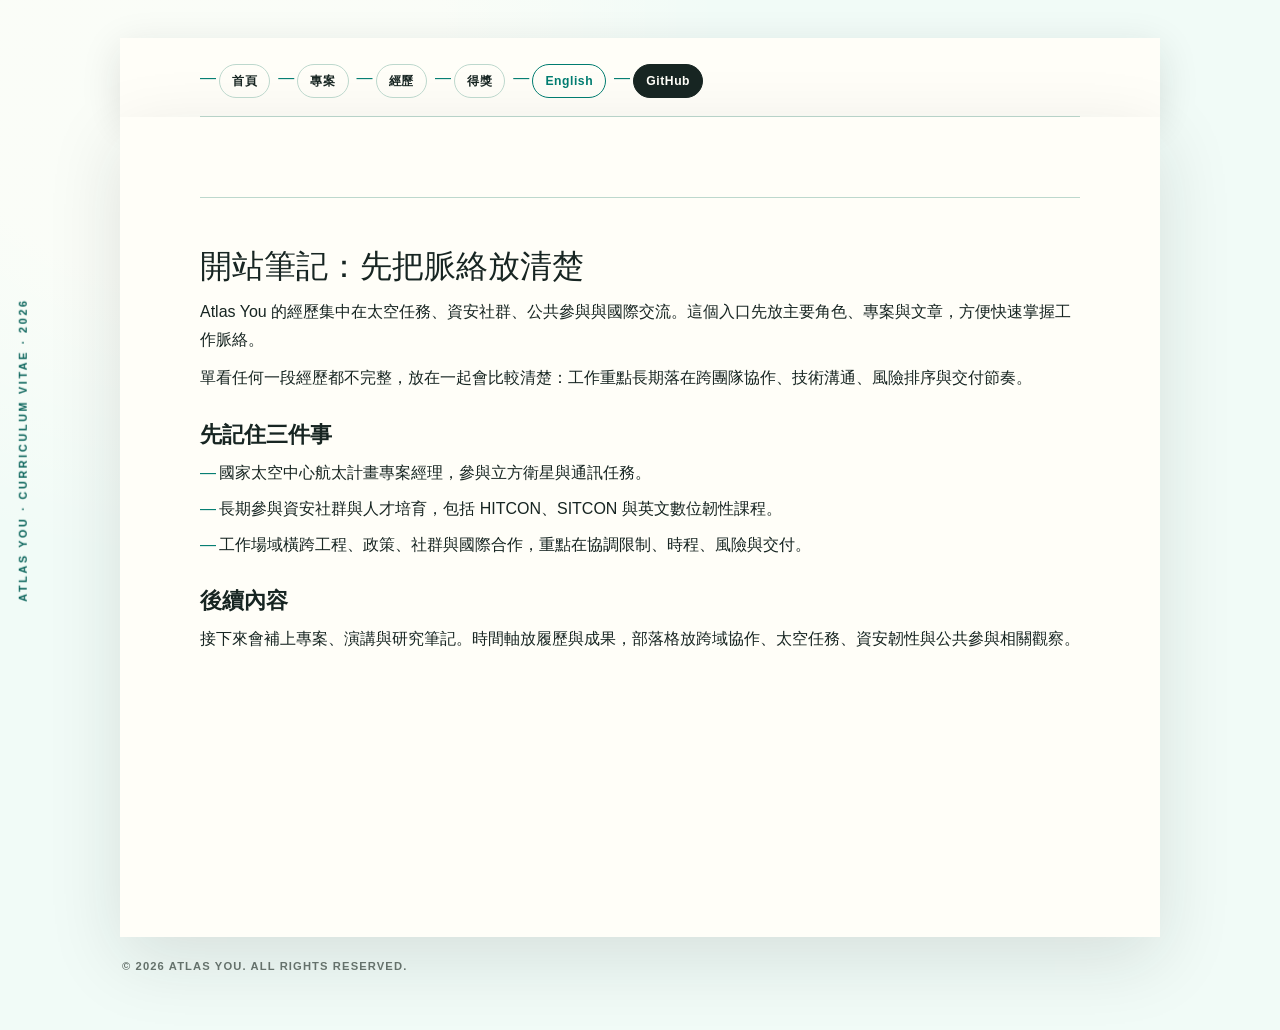
<file: blog-post-1.html>
<!DOCTYPE html>
<html lang="zh-Hant">
<head>
    <meta charset="UTF-8">
    <meta name="viewport" content="width=device-width, initial-scale=1.0">
    <title>開站筆記：先把脈絡放清楚</title>
    <meta name="description" content="Atlas You 的開站筆記。">
    <meta http-equiv="refresh" content="0; url=post.html?post=my-first-post.md">
    <link rel="canonical" href="post.html?post=my-first-post.md">
    <script>
        window.location.replace('post.html?post=my-first-post.md');
    </script>
</head>
<body>
    <p><a href="post.html?post=my-first-post.md">前往新版文章頁</a></p>
</body>
</html>
</file>
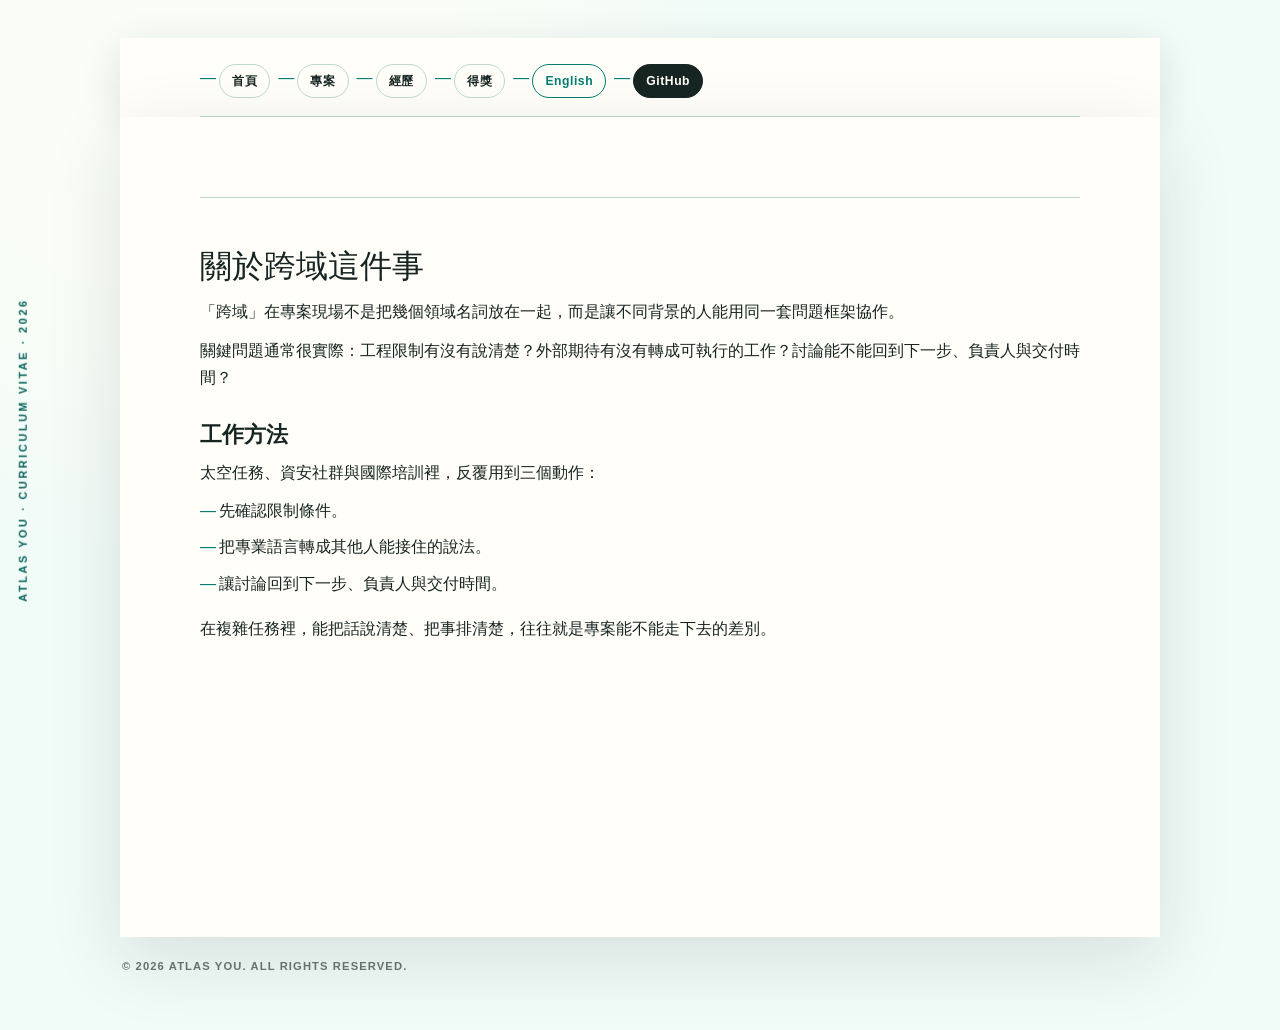
<file: blog-post-2.html>
<!DOCTYPE html>
<html lang="zh-Hant">
<head>
    <meta charset="UTF-8">
    <meta name="viewport" content="width=device-width, initial-scale=1.0">
    <title>關於跨域這件事</title>
    <meta name="description" content="Atlas You 關於跨域協作的短文。">
    <meta http-equiv="refresh" content="0; url=post.html?post=my-second-post.md">
    <link rel="canonical" href="post.html?post=my-second-post.md">
    <script>
        window.location.replace('post.html?post=my-second-post.md');
    </script>
</head>
<body>
    <p><a href="post.html?post=my-second-post.md">前往新版文章頁</a></p>
</body>
</html>
</file>
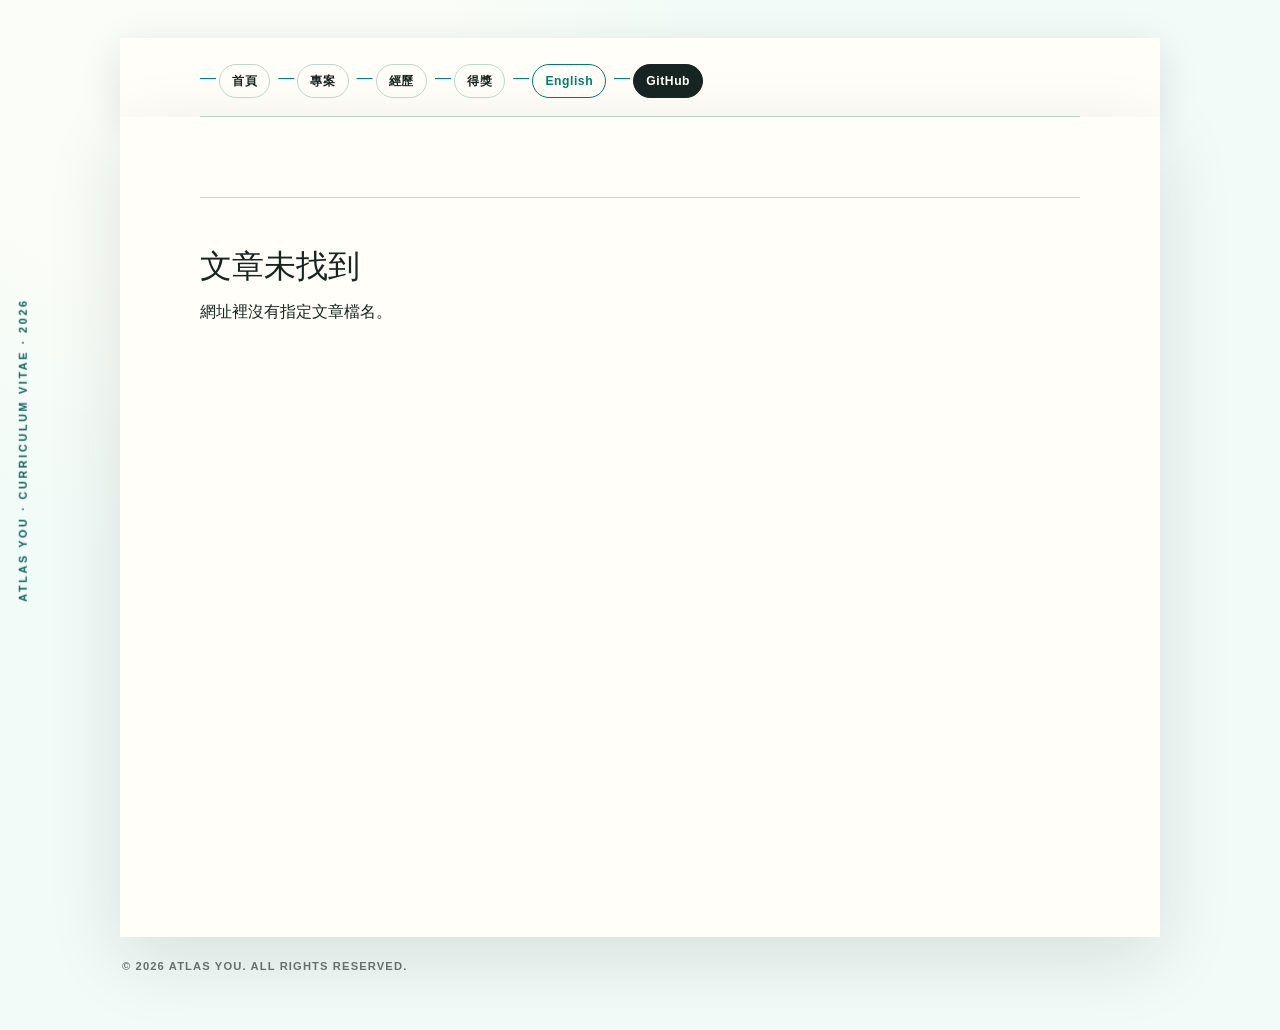
<file: post.html>
<!DOCTYPE html>
<html lang="zh-Hant">
<head>
    <meta charset="UTF-8">
    <meta name="viewport" content="width=device-width, initial-scale=1.0">
    <title>Atlas You｜文章</title>
    <meta name="description" content="Atlas You 的部落格文章，整理太空任務、資安韌性、跨域協作與公共參與相關筆記。">
    <link rel="stylesheet" href="style.css?v=20260822-1">
</head>
<body>
    <header class="site-header">
        <nav class="site-nav" aria-label="主要導覽">
            <ul>
                <li><a href="index.html#top">首頁</a></li>
                <li><a href="index.html#projects">專案</a></li>
                <li><a href="index.html#experience">經歷</a></li>
                <li><a href="index.html#awards">得獎</a></li>
                <li><a class="nav-language" href="en/index.html">English</a></li>
                <li><a class="nav-github" href="https://github.com/atlasforcn/atlas-home" target="_blank" rel="noopener">GitHub</a></li>
            </ul>
        </nav>
    </header>

    <main>
        <section id="blog-post-content">
            <!-- Markdown 內容會載入到這裡 -->
            <h1 id="post-title"></h1>
            <div id="post-body"></div>
        </section>
    </main>

    <footer>
        <p>&copy; 2026 Atlas You. All rights reserved.</p>
    </footer>

    <script src="script.js?v=20260822-1"></script>
</body>
</html>
</file>
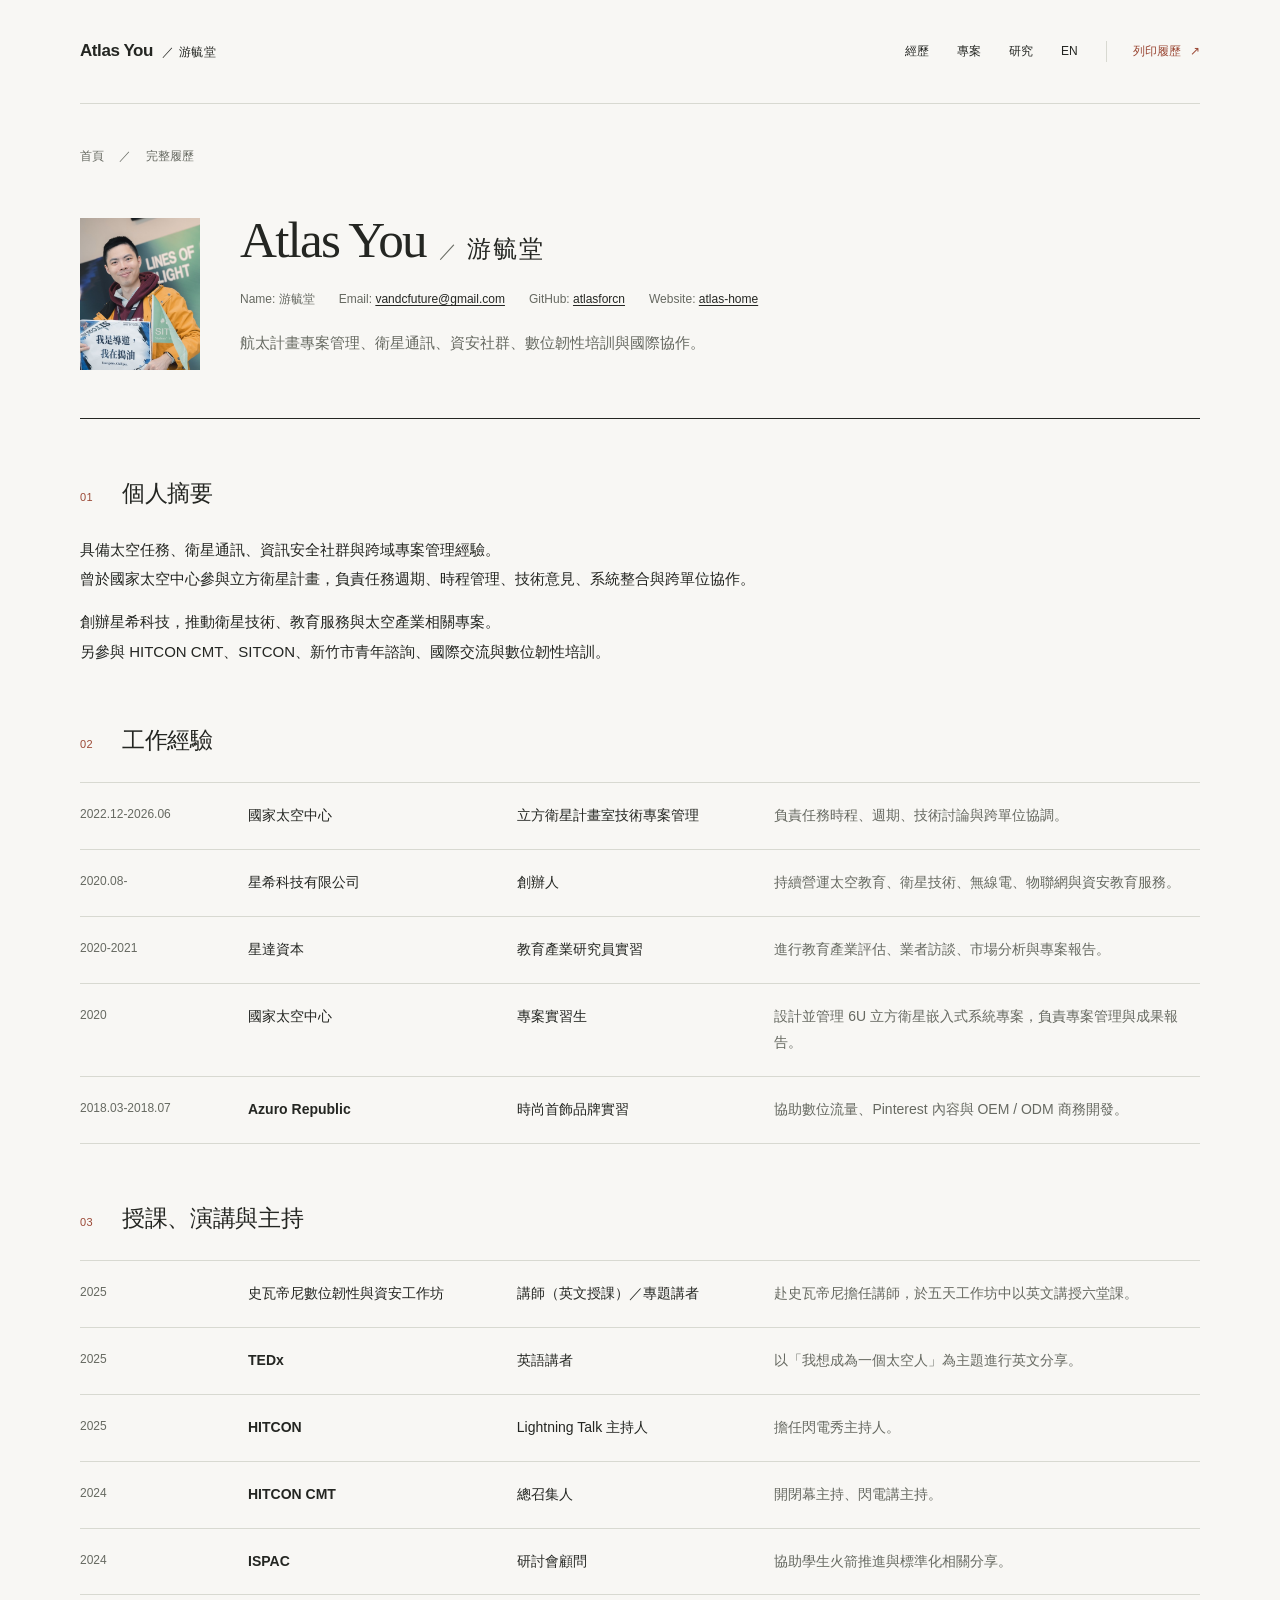
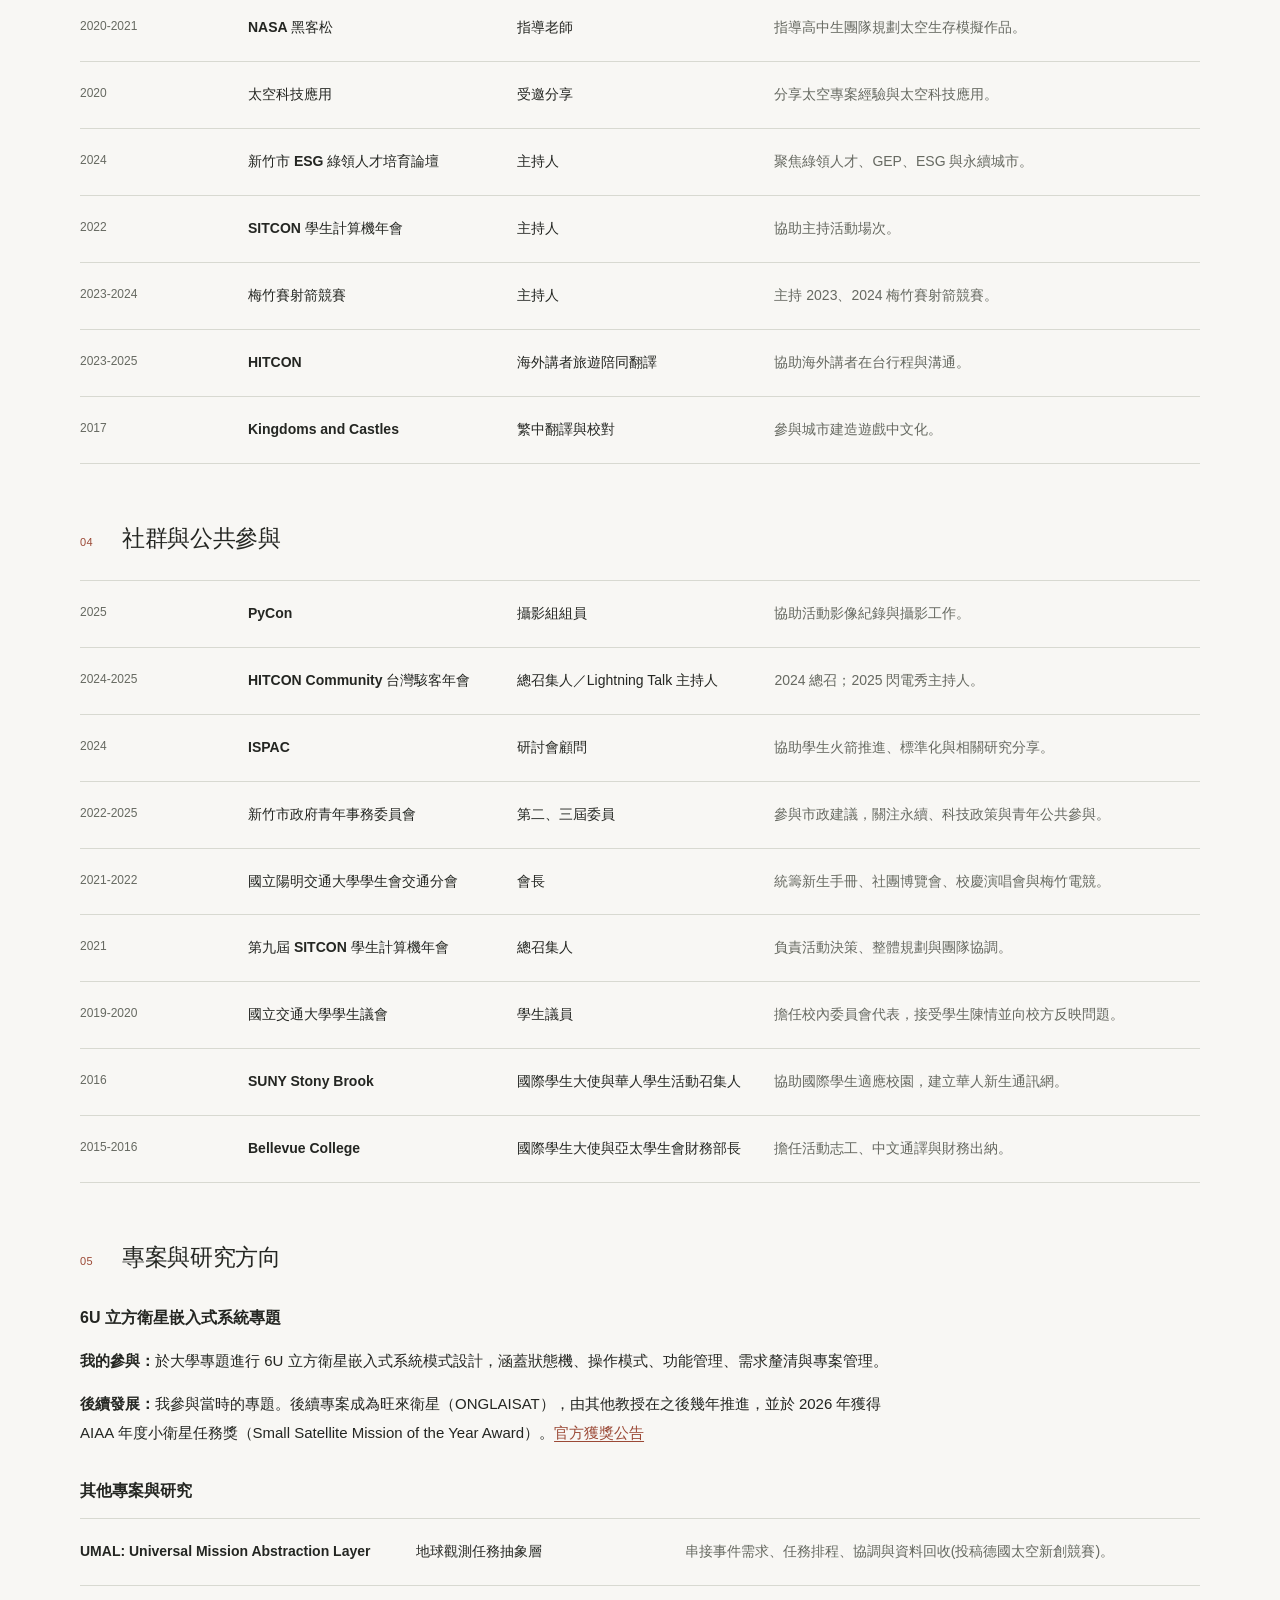
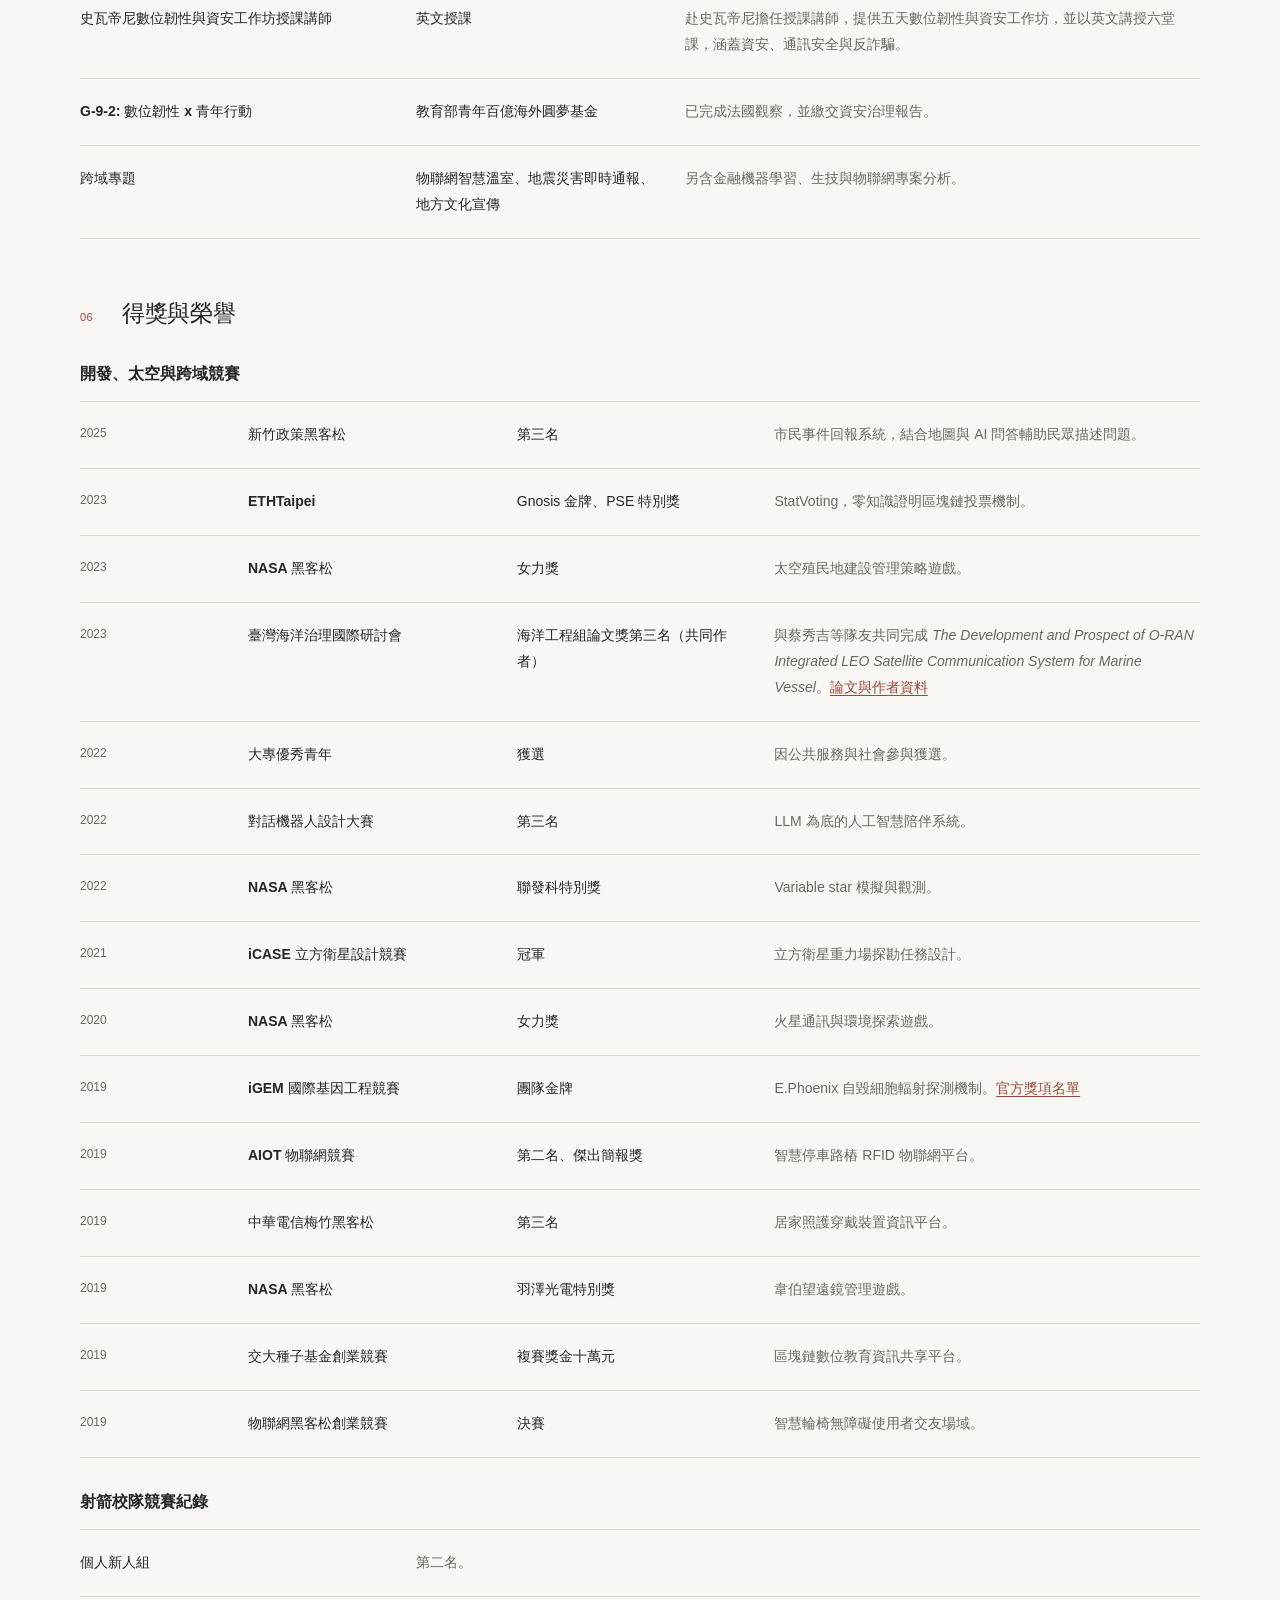
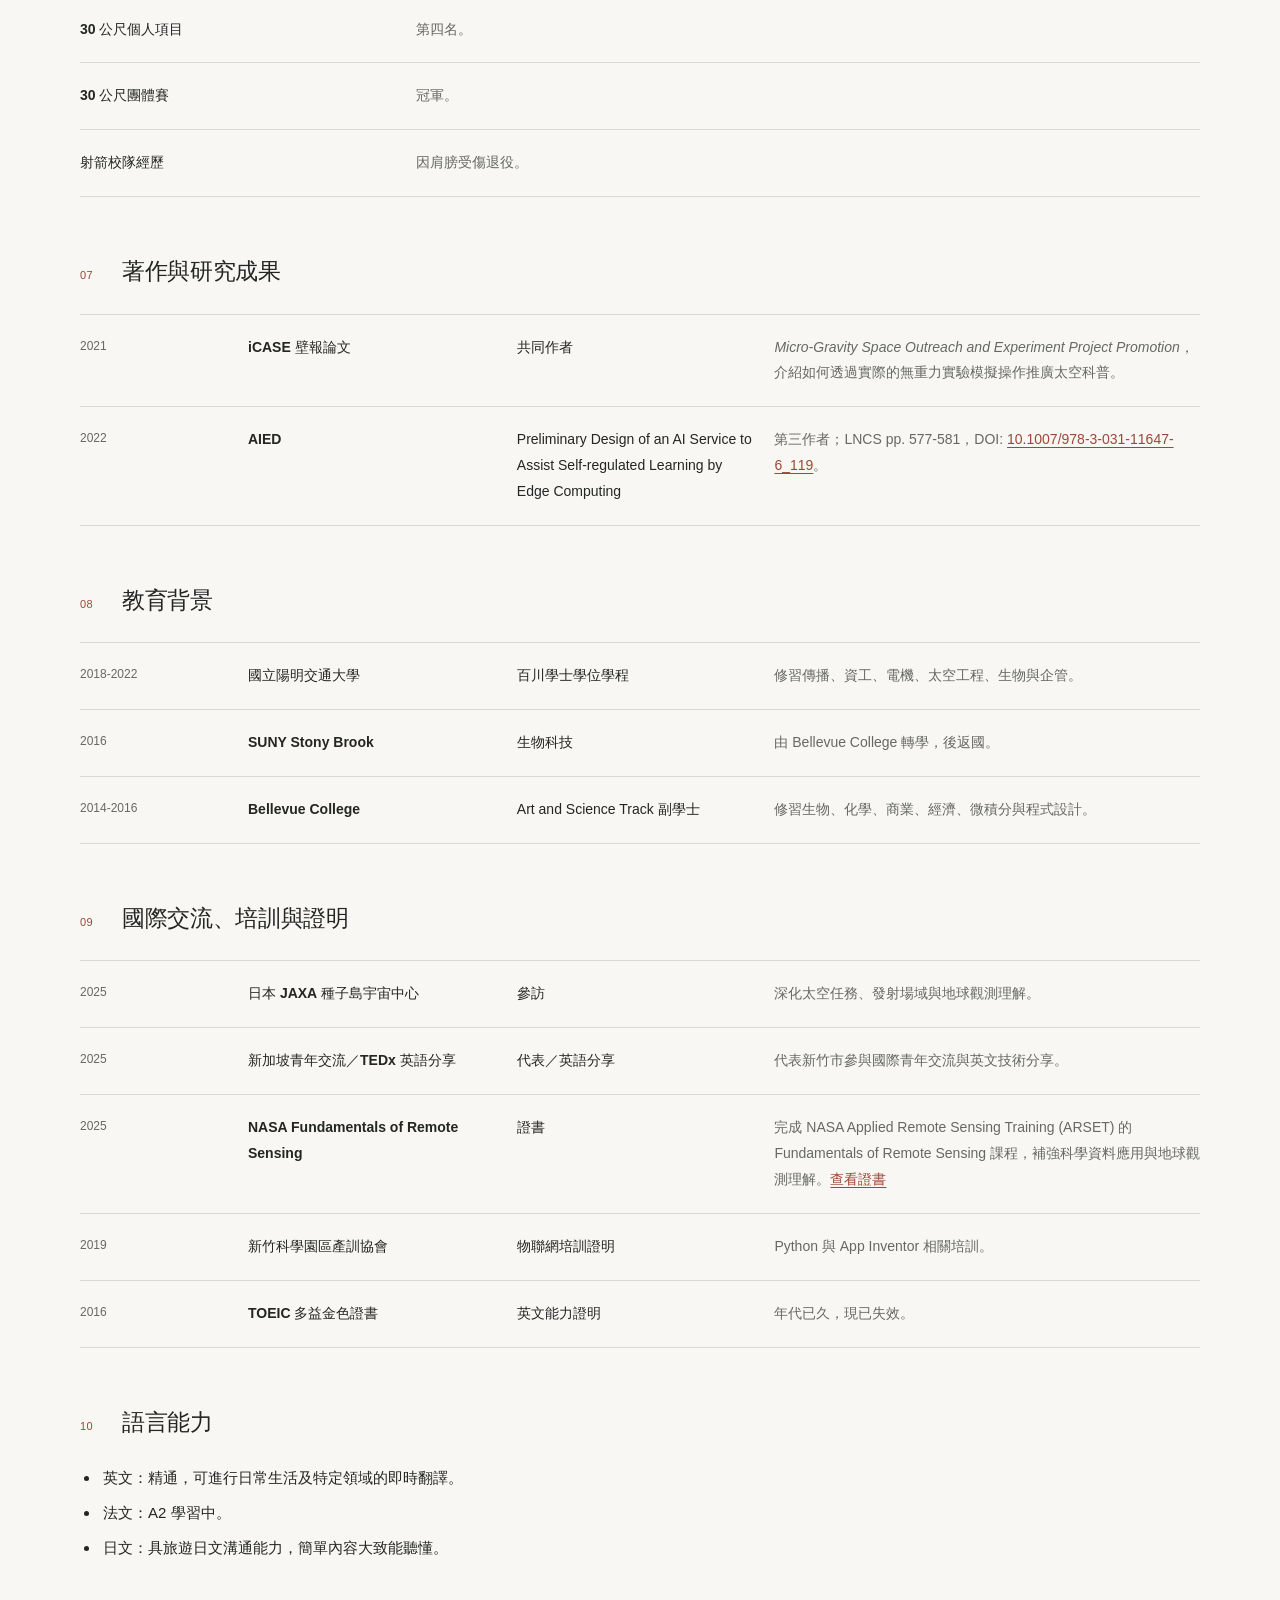
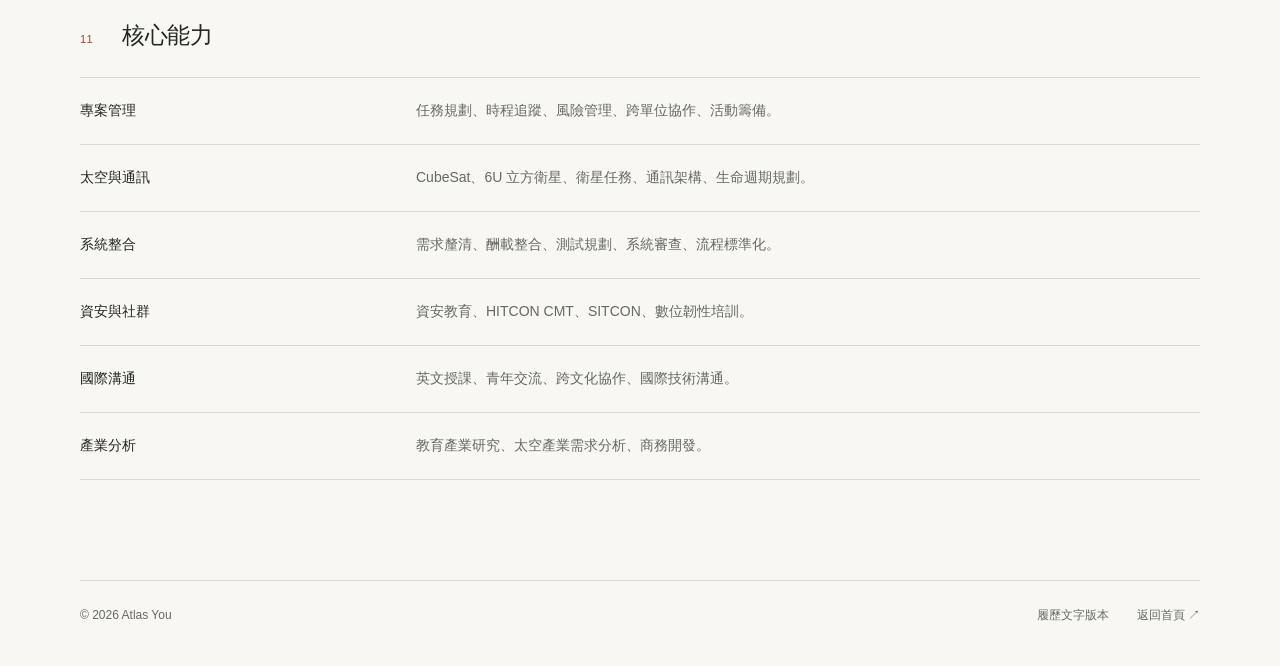
<file: resume.html>
<!DOCTYPE html>
<html lang="zh-Hant">
<head>
    <meta charset="UTF-8">
    <meta name="viewport" content="width=device-width, initial-scale=1.0">
    <title>完整履歷 — Atlas You 游毓堂</title>
    <meta name="description" content="Atlas You 游毓堂的完整履歷：工作經驗、衛星專案、研究成果、社群參與與國際交流。">
    <meta name="robots" content="index, follow, max-image-preview:large">
    <link rel="canonical" href="https://atlasforcn.github.io/atlas-home/">
    <link rel="alternate" hreflang="zh-Hant" href="https://atlasforcn.github.io/atlas-home/">
    <link rel="alternate" hreflang="en" href="https://atlasforcn.github.io/atlas-home/en/">
    <link rel="alternate" hreflang="x-default" href="https://atlasforcn.github.io/atlas-home/">
    <meta property="og:type" content="profile">
    <meta property="og:site_name" content="Atlas You · 游毓堂">
    <meta property="og:title" content="完整履歷 — Atlas You 游毓堂">
    <meta property="og:description" content="Atlas You 游毓堂的完整履歷：工作經驗、衛星專案、研究成果、社群參與與國際交流。">
    <meta property="og:url" content="https://atlasforcn.github.io/atlas-home/">
    <meta property="og:locale" content="zh_TW">
    <meta property="og:locale:alternate" content="en_US">
    <meta property="og:image" content="https://atlasforcn.github.io/atlas-home/assets/profile-portrait.jpg">
    <meta property="og:image:alt" content="游毓堂 Atlas You 在 SITCON 活動現場的照片">
    <meta name="twitter:card" content="summary">
    <meta name="twitter:title" content="完整履歷 — Atlas You 游毓堂">
    <meta name="twitter:description" content="Atlas You 游毓堂的完整履歷：工作經驗、衛星專案、研究成果、社群參與與國際交流。">
    <meta name="twitter:image" content="https://atlasforcn.github.io/atlas-home/assets/profile-portrait.jpg">
    <meta name="twitter:image:alt" content="游毓堂 Atlas You 在 SITCON 活動現場的照片">
    <script type="application/ld+json">
{
    "@context": "https://schema.org",
    "@type": "ProfilePage",
    "@id": "https://atlasforcn.github.io/atlas-home/#profile",
    "url": "https://atlasforcn.github.io/atlas-home/",
    "name": "完整履歷 — Atlas You 游毓堂",
    "inLanguage": "zh-Hant",
    "mainEntity": {
        "@type": "Person",
        "@id": "https://atlasforcn.github.io/atlas-home/#person",
        "name": "Atlas You",
        "alternateName": [
            "游毓堂",
            "Atlas",
            "atlasforcn"
        ],
        "url": "https://atlasforcn.github.io/atlas-home/",
        "image": "https://atlasforcn.github.io/atlas-home/assets/profile-portrait.jpg",
        "sameAs": [
            "https://github.com/atlasforcn"
        ],
        "description": "星希科技創辦人，曾於國家太空中心參與立方衛星計畫，投入資安社群與數位韌性培訓。"
    },
    "description": "Atlas You 游毓堂的完整履歷：工作經驗、衛星專案、研究成果、社群參與與國際交流。"
}
    </script>
    <link rel="stylesheet" href="resume.css?v=20261013">
</head>
<body class="resume-page">
    <a class="skip-link" href="#main">跳至履歷內容</a>
    <header class="resume-header">
        <a class="resume-home" href="./">Atlas You <span>／ 游毓堂</span></a>
        <nav class="resume-nav" aria-label="履歷導覽">
            <a href="#experience">經歷</a>
            <a href="#projects">專案</a>
            <a href="#publications">研究</a>
            <a href="en/resume.html" lang="en" hreflang="en">EN</a>
            <button type="button" class="print-button" data-print hidden>列印履歷 <span aria-hidden="true">↗</span></button>
        </nav>
    </header>

    <main id="main" class="resume-main" tabindex="-1">
        <div class="resume-context"><a href="./">首頁</a><span aria-hidden="true">／</span><span>完整履歷</span></div>
        <article id="resume-content" class="markdown-body" data-resume-source="resume.md" aria-busy="true">
            <p class="loading" role="status">正在載入完整履歷…</p>
        </article>
        <noscript><p class="resume-fallback">請啟用 JavaScript 閱讀排版後的履歷，或<a href="resume.md">閱讀履歷文字版本</a>。</p></noscript>
    </main>

    <footer class="resume-footer">
        <p>© 2026 Atlas You</p>
        <div><a href="resume.md">履歷文字版本</a><a href="./">返回首頁 <span aria-hidden="true">↗</span></a></div>
    </footer>
    <script src="script.js?v=20261013-2"></script>
</body>
</html>
</file>
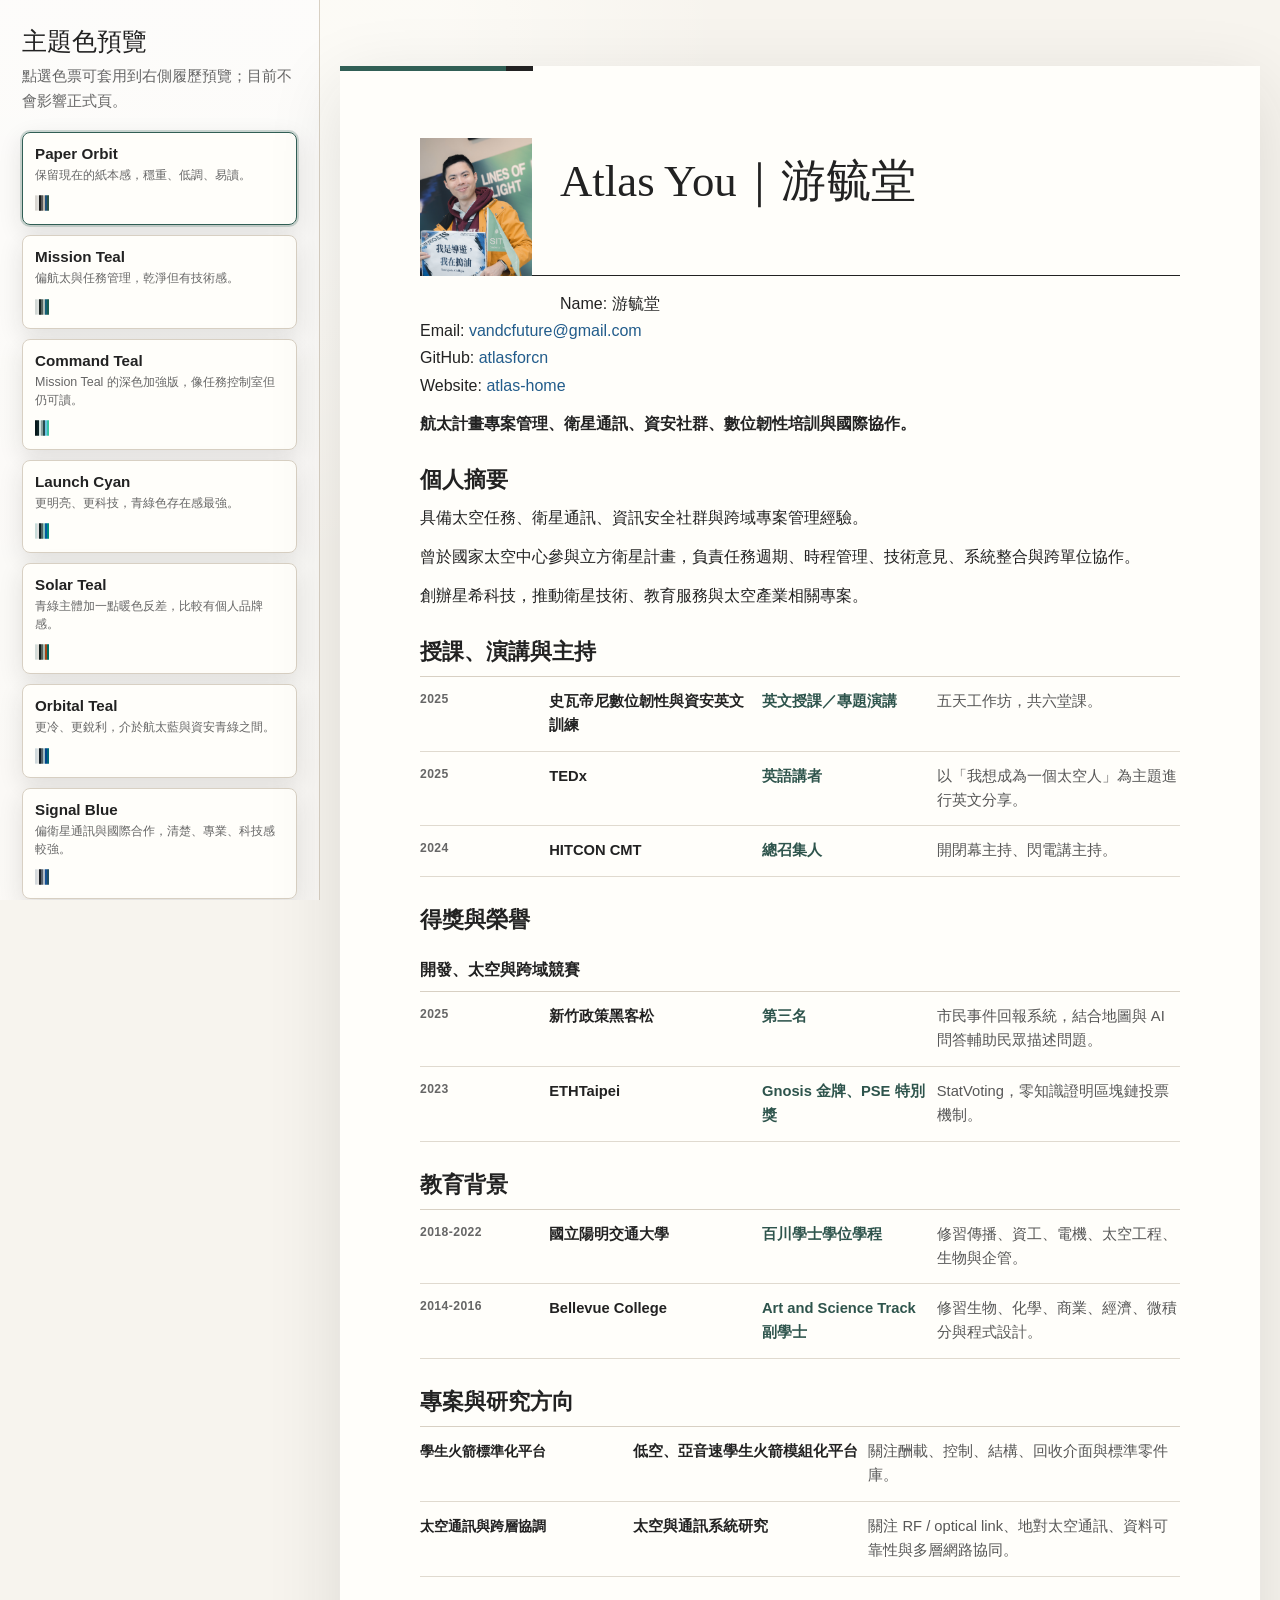
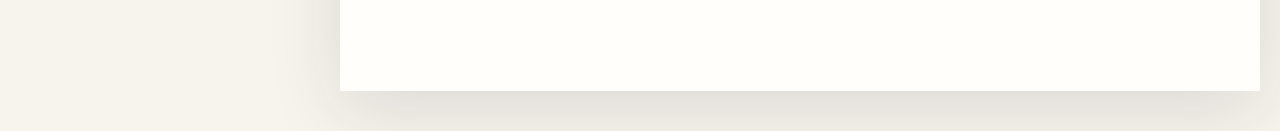
<file: theme-preview.html>
<!DOCTYPE html>
<html lang="zh-Hant">
<head>
    <meta charset="UTF-8">
    <meta name="viewport" content="width=device-width, initial-scale=1.0">
    <title>Atlas You｜主題色預覽</title>
    <meta name="robots" content="noindex, follow">
    <link rel="stylesheet" href="style.css">
    <style>
        :root {
            --preview-panel: rgba(255, 255, 255, 0.86);
            --preview-shadow: rgba(34, 34, 34, 0.12);
        }

        body {
            min-height: 100vh;
        }

        .theme-preview-layout {
            display: grid;
            grid-template-columns: minmax(260px, 320px) minmax(0, 1fr);
            min-height: 100vh;
        }

        .theme-panel {
            position: sticky;
            top: 0;
            height: 100vh;
            padding: 28px 22px;
            overflow: auto;
            background:
                linear-gradient(180deg, rgba(255, 255, 255, 0.72), rgba(255, 255, 255, 0.46)),
                var(--bg);
            border-right: 1px solid var(--line);
        }

        .theme-panel h1 {
            margin: 0 0 8px;
            font-family: var(--serif);
            font-size: 1.55rem;
        }

        .theme-panel p {
            margin-bottom: 18px;
            color: var(--muted);
            font-size: 0.92rem;
        }

        .theme-list {
            display: grid;
            gap: 10px;
        }

        .theme-option {
            width: 100%;
            padding: 12px;
            color: var(--text);
            text-align: left;
            background: var(--surface);
            border: 1px solid var(--line);
            border-radius: 8px;
            cursor: pointer;
            box-shadow: 0 8px 24px var(--preview-shadow);
        }

        .theme-option[aria-pressed="true"] {
            border-color: var(--accent);
            outline: 2px solid color-mix(in srgb, var(--accent) 22%, transparent);
        }

        .theme-option strong {
            display: block;
            margin-bottom: 4px;
            font-size: 0.95rem;
        }

        .theme-option span {
            display: block;
            color: var(--muted);
            font-size: 0.78rem;
            line-height: 1.45;
        }

        .swatches {
            display: grid;
            grid-template-columns: repeat(6, 1fr);
            gap: 4px;
            margin-top: 10px;
        }

        .swatch {
            height: 18px;
            border: 1px solid rgba(0, 0, 0, 0.12);
            border-radius: 3px;
        }

        .theme-meta {
            margin-top: 18px;
            padding-top: 16px;
            border-top: 1px solid var(--line);
        }

        .theme-meta dl {
            display: grid;
            grid-template-columns: 4.5rem 1fr;
            gap: 6px 10px;
            margin: 0;
            font-size: 0.82rem;
        }

        .theme-meta dt {
            color: var(--muted);
            font-weight: 700;
        }

        .theme-meta dd {
            margin: 0;
            font-family: ui-monospace, SFMono-Regular, Menlo, Consolas, monospace;
        }

        .theme-preview-stage {
            padding: 28px 20px 40px;
        }

        .theme-preview-stage .page {
            box-shadow: 0 20px 70px var(--preview-shadow);
        }

        .theme-preview-stage a {
            border-bottom-color: color-mix(in srgb, var(--link) 30%, transparent);
        }

        .theme-preview-stage .markdown-body code {
            background: color-mix(in srgb, var(--line) 35%, var(--surface));
        }

        @media (max-width: 900px) {
            .theme-preview-layout {
                display: block;
            }

            .theme-panel {
                position: static;
                height: auto;
                padding: 20px 18px;
                border-right: 0;
                border-bottom: 1px solid var(--line);
            }

            .theme-list {
                grid-template-columns: repeat(2, minmax(0, 1fr));
            }

            .theme-preview-stage {
                padding: 18px 0 32px;
            }
        }

        @media (max-width: 560px) {
            .theme-list {
                grid-template-columns: 1fr;
            }
        }
    </style>
</head>
<body>
    <div class="theme-preview-layout">
        <aside class="theme-panel" aria-label="主題色選擇">
            <h1>主題色預覽</h1>
            <p>點選色票可套用到右側履歷預覽；目前不會影響正式頁。</p>
            <div id="theme-list" class="theme-list"></div>
            <div class="theme-meta" aria-live="polite">
                <dl id="theme-meta"></dl>
            </div>
        </aside>

        <main class="theme-preview-stage">
            <article id="theme-resume-content" class="page markdown-body" aria-live="polite">
                <img class="md-image" src="profile_picture.jpg" alt="Atlas You 個人照片">

                <h1 id="top">Atlas You｜游毓堂</h1>

                <p>Name: 游毓堂<br>
                Email: <a href="mailto:vandcfuture@gmail.com">vandcfuture@gmail.com</a><br>
                GitHub: <a href="https://github.com/atlasforcn">atlasforcn</a><br>
                Website: <a href="https://atlasforcn.github.io/atlas-home/">atlas-home</a></p>

                <p><strong>航太計畫專案管理、衛星通訊、資安社群、數位韌性培訓與國際協作。</strong></p>

                <h2>個人摘要</h2>
                <p>具備太空任務、衛星通訊、資訊安全社群與跨域專案管理經驗。</p>
                <p>曾於國家太空中心參與立方衛星計畫，負責任務週期、時程管理、技術意見、系統整合與跨單位協作。</p>
                <p>創辦星希科技，推動衛星技術、教育服務與太空產業相關專案。</p>

                <h2>授課、演講與主持</h2>
                <table class="resume-table cols-4">
                    <tbody>
                        <tr>
                            <td class="resume-cell resume-cell-0" data-label="時間">2025</td>
                            <td class="resume-cell resume-cell-1" data-label="單位／活動">史瓦帝尼數位韌性與資安英文訓練</td>
                            <td class="resume-cell resume-cell-2" data-label="職稱／成果">英文授課／專題演講</td>
                            <td class="resume-cell resume-cell-3" data-label="說明">五天工作坊，共六堂課。</td>
                        </tr>
                        <tr>
                            <td class="resume-cell resume-cell-0" data-label="時間">2025</td>
                            <td class="resume-cell resume-cell-1" data-label="單位／活動">TEDx</td>
                            <td class="resume-cell resume-cell-2" data-label="職稱／成果">英語講者</td>
                            <td class="resume-cell resume-cell-3" data-label="說明">以「我想成為一個太空人」為主題進行英文分享。</td>
                        </tr>
                        <tr>
                            <td class="resume-cell resume-cell-0" data-label="時間">2024</td>
                            <td class="resume-cell resume-cell-1" data-label="單位／活動">HITCON CMT</td>
                            <td class="resume-cell resume-cell-2" data-label="職稱／成果">總召集人</td>
                            <td class="resume-cell resume-cell-3" data-label="說明">開閉幕主持、閃電講主持。</td>
                        </tr>
                    </tbody>
                </table>

                <h2>得獎與榮譽</h2>
                <h3>開發、太空與跨域競賽</h3>
                <table class="resume-table cols-4">
                    <tbody>
                        <tr>
                            <td class="resume-cell resume-cell-0" data-label="時間">2025</td>
                            <td class="resume-cell resume-cell-1" data-label="單位／活動">新竹政策黑客松</td>
                            <td class="resume-cell resume-cell-2" data-label="職稱／成果">第三名</td>
                            <td class="resume-cell resume-cell-3" data-label="說明">市民事件回報系統，結合地圖與 AI 問答輔助民眾描述問題。</td>
                        </tr>
                        <tr>
                            <td class="resume-cell resume-cell-0" data-label="時間">2023</td>
                            <td class="resume-cell resume-cell-1" data-label="單位／活動">ETHTaipei</td>
                            <td class="resume-cell resume-cell-2" data-label="職稱／成果">Gnosis 金牌、PSE 特別獎</td>
                            <td class="resume-cell resume-cell-3" data-label="說明">StatVoting，零知識證明區塊鏈投票機制。</td>
                        </tr>
                    </tbody>
                </table>

                <h2>教育背景</h2>
                <table class="resume-table cols-4">
                    <tbody>
                        <tr>
                            <td class="resume-cell resume-cell-0" data-label="時間">2018-2022</td>
                            <td class="resume-cell resume-cell-1" data-label="單位／活動">國立陽明交通大學</td>
                            <td class="resume-cell resume-cell-2" data-label="職稱／成果">百川學士學位學程</td>
                            <td class="resume-cell resume-cell-3" data-label="說明">修習傳播、資工、電機、太空工程、生物與企管。</td>
                        </tr>
                        <tr>
                            <td class="resume-cell resume-cell-0" data-label="時間">2014-2016</td>
                            <td class="resume-cell resume-cell-1" data-label="單位／活動">Bellevue College</td>
                            <td class="resume-cell resume-cell-2" data-label="職稱／成果">Art and Science Track 副學士</td>
                            <td class="resume-cell resume-cell-3" data-label="說明">修習生物、化學、商業、經濟、微積分與程式設計。</td>
                        </tr>
                    </tbody>
                </table>

                <h2>專案與研究方向</h2>
                <table class="resume-table cols-3">
                    <tbody>
                        <tr>
                            <td class="resume-cell resume-cell-0" data-label="時間／項目">學生火箭標準化平台</td>
                            <td class="resume-cell resume-cell-1" data-label="單位／活動">低空、亞音速學生火箭模組化平台</td>
                            <td class="resume-cell resume-cell-2" data-label="內容">關注酬載、控制、結構、回收介面與標準零件庫。</td>
                        </tr>
                        <tr>
                            <td class="resume-cell resume-cell-0" data-label="時間／項目">太空通訊與跨層協調</td>
                            <td class="resume-cell resume-cell-1" data-label="單位／活動">太空與通訊系統研究</td>
                            <td class="resume-cell resume-cell-2" data-label="內容">關注 RF / optical link、地對太空通訊、資料可靠性與多層網路協同。</td>
                        </tr>
                    </tbody>
                </table>
            </article>
        </main>
    </div>

    <script src="theme-preview.js"></script>
</body>
</html>
</file>
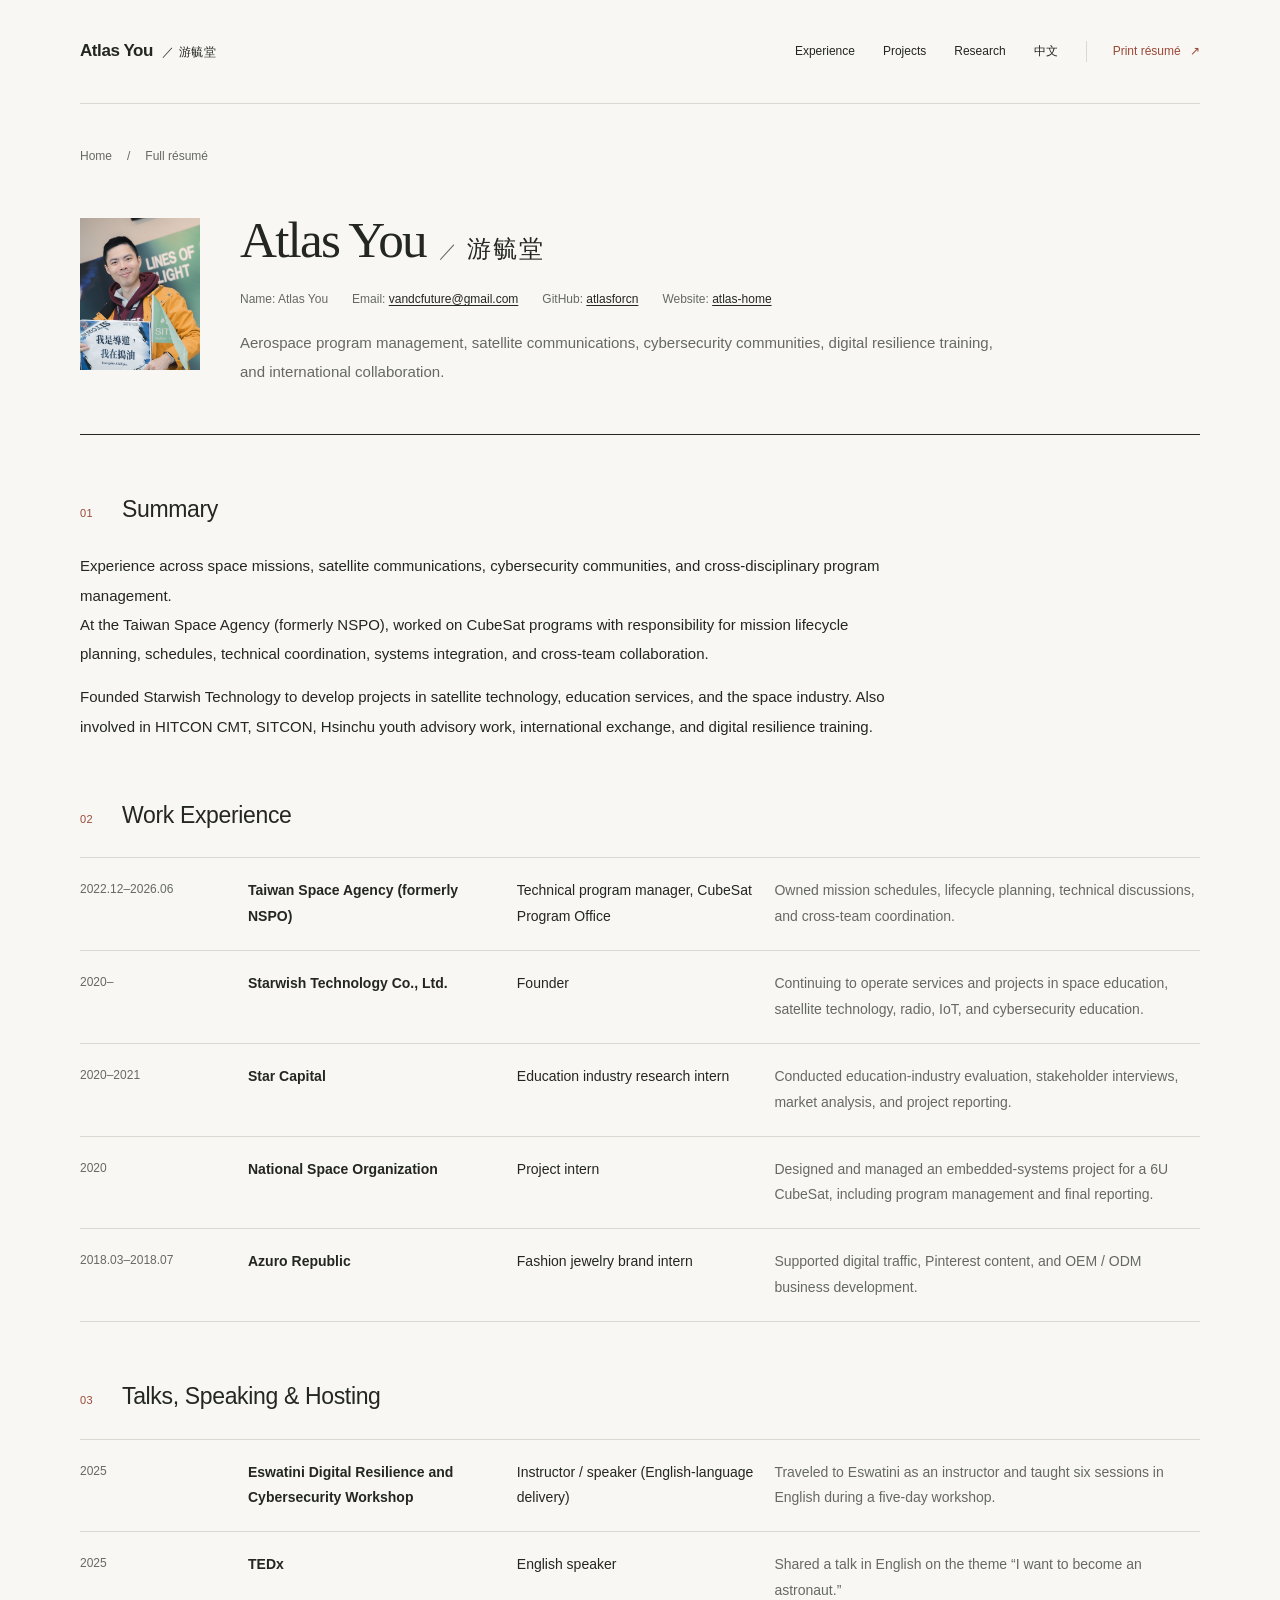
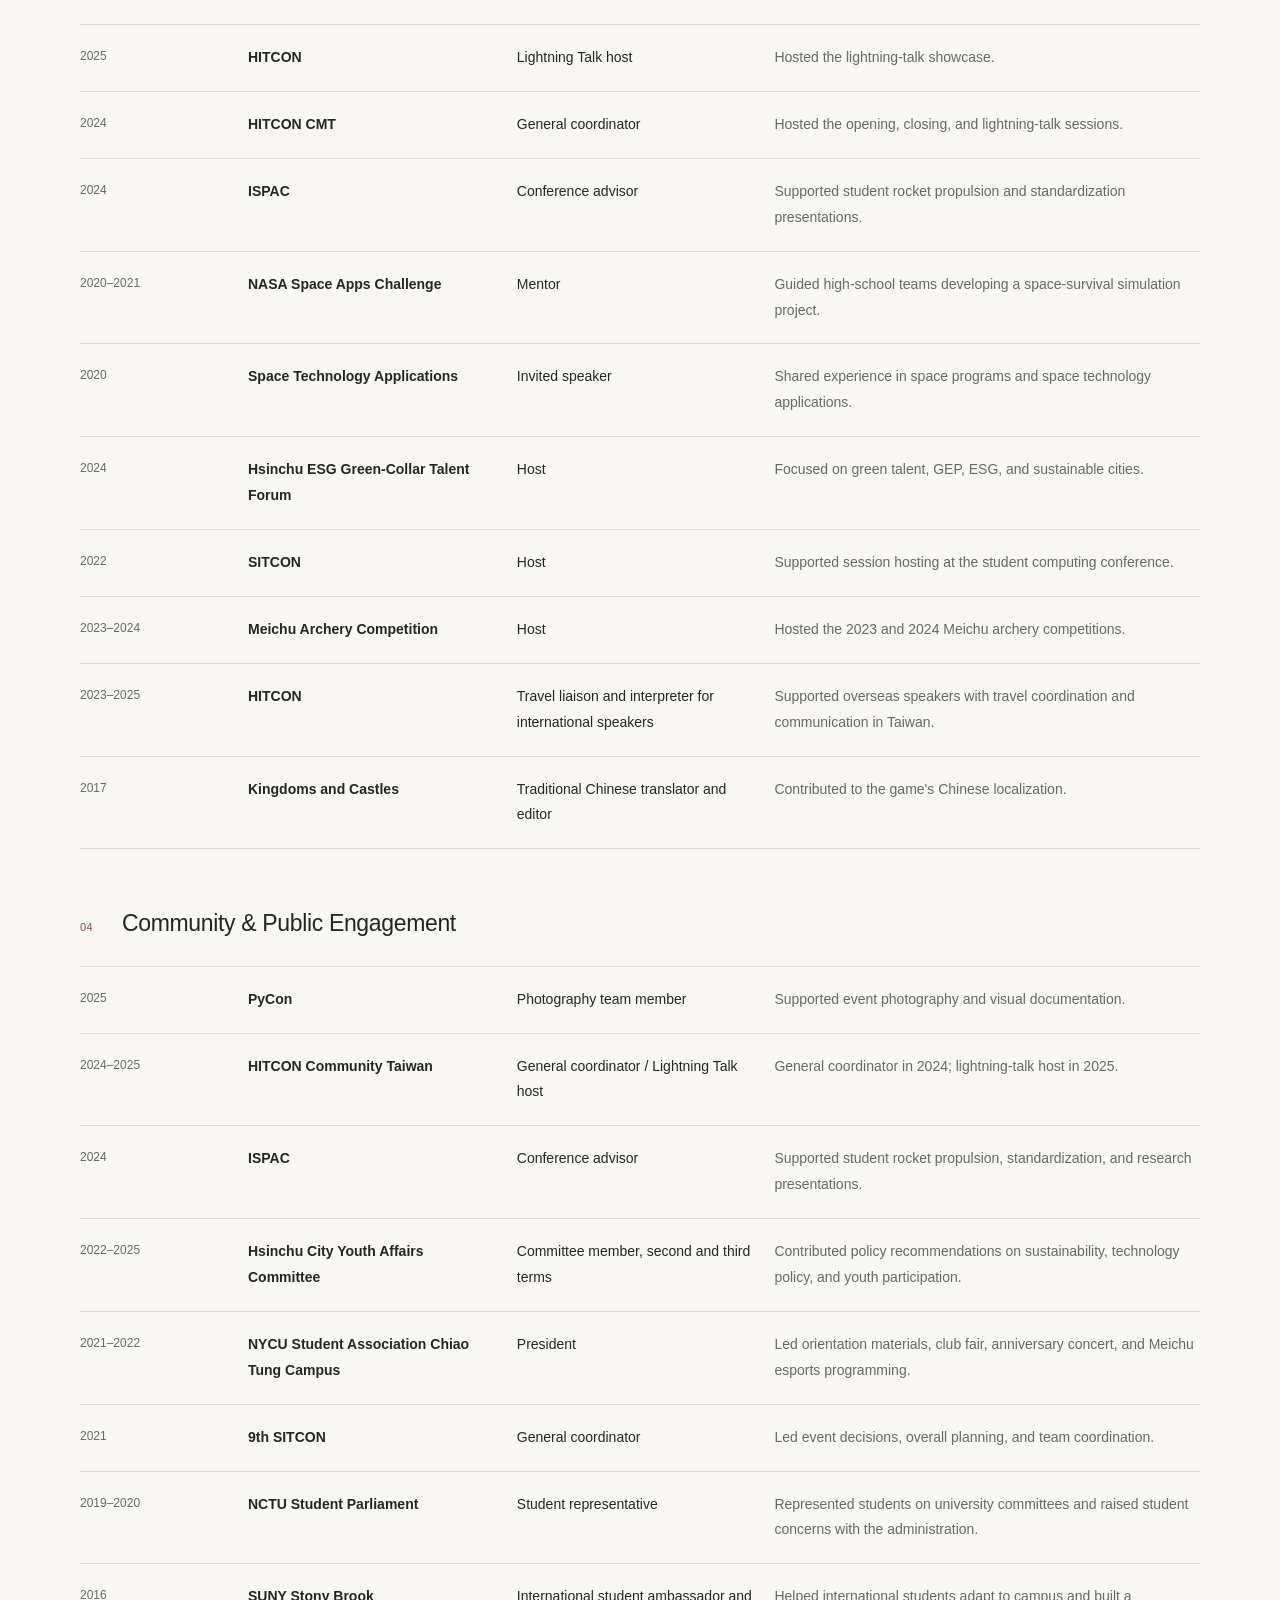
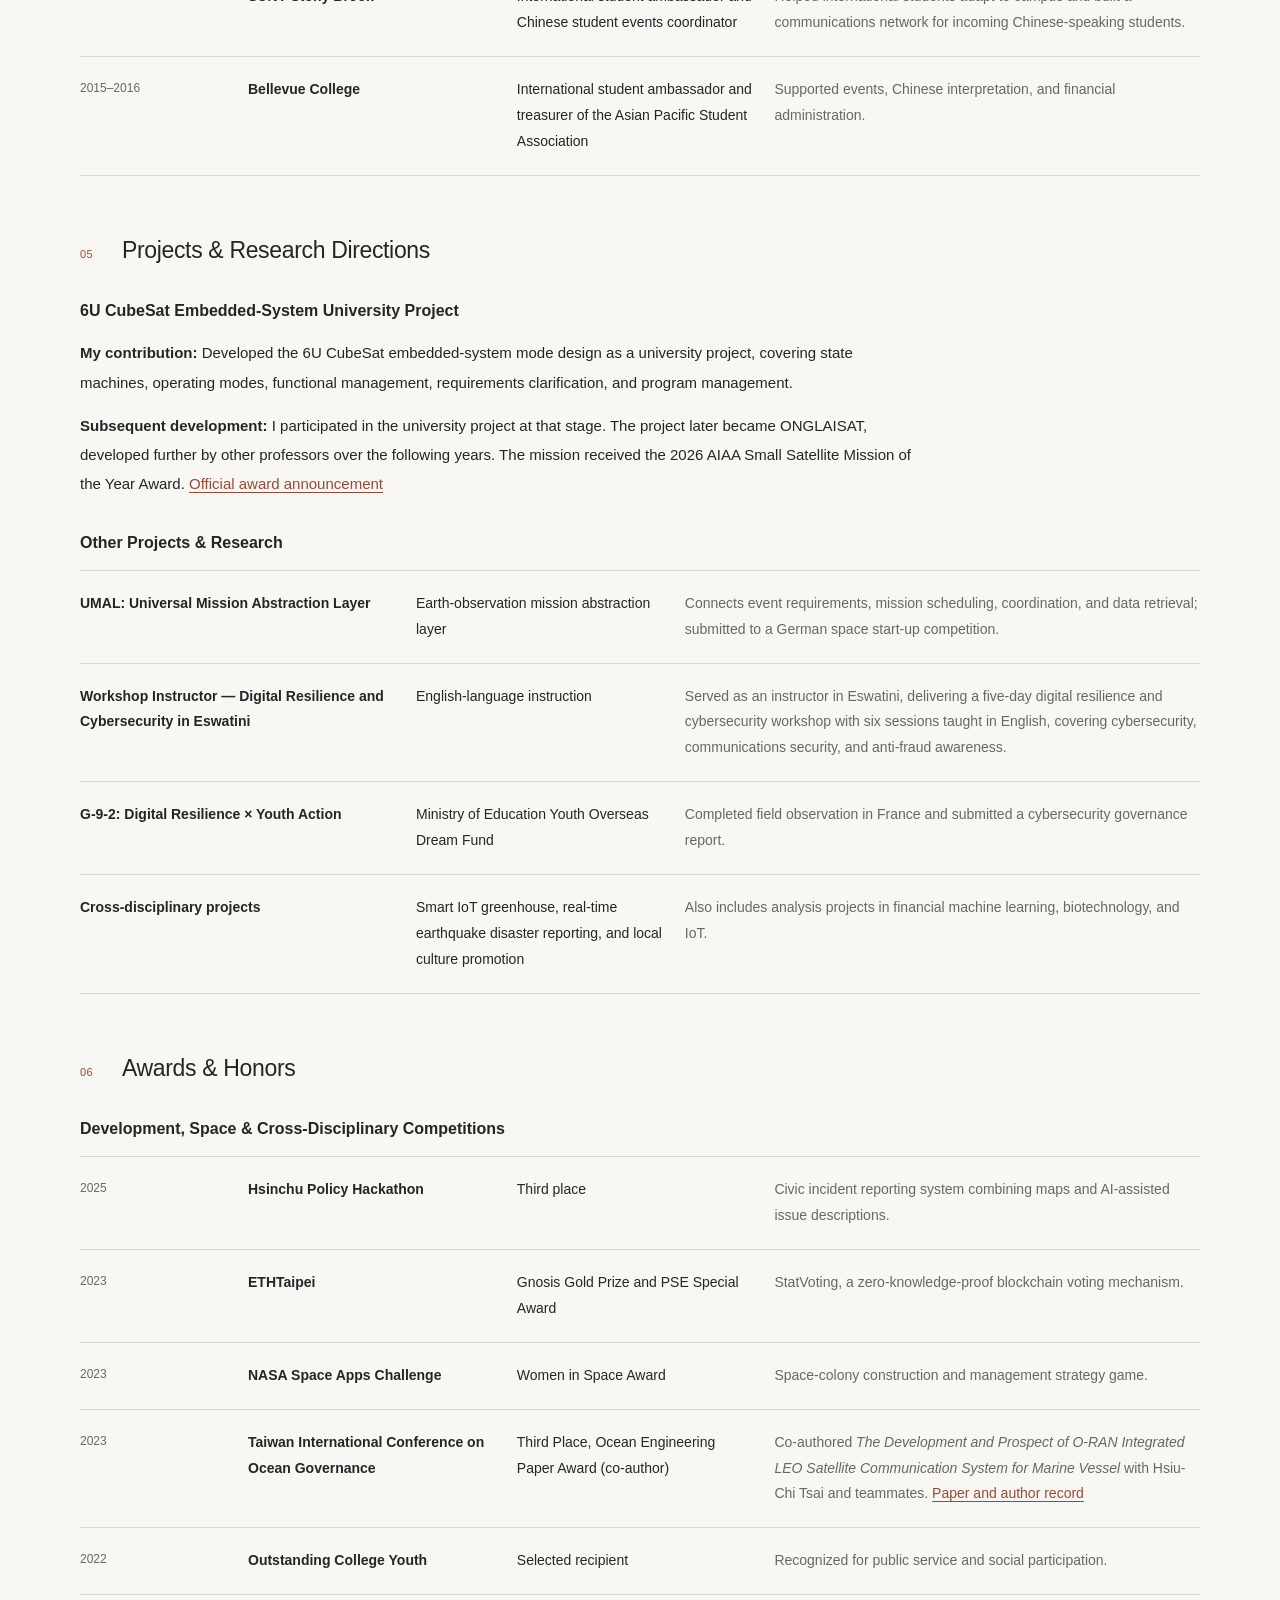
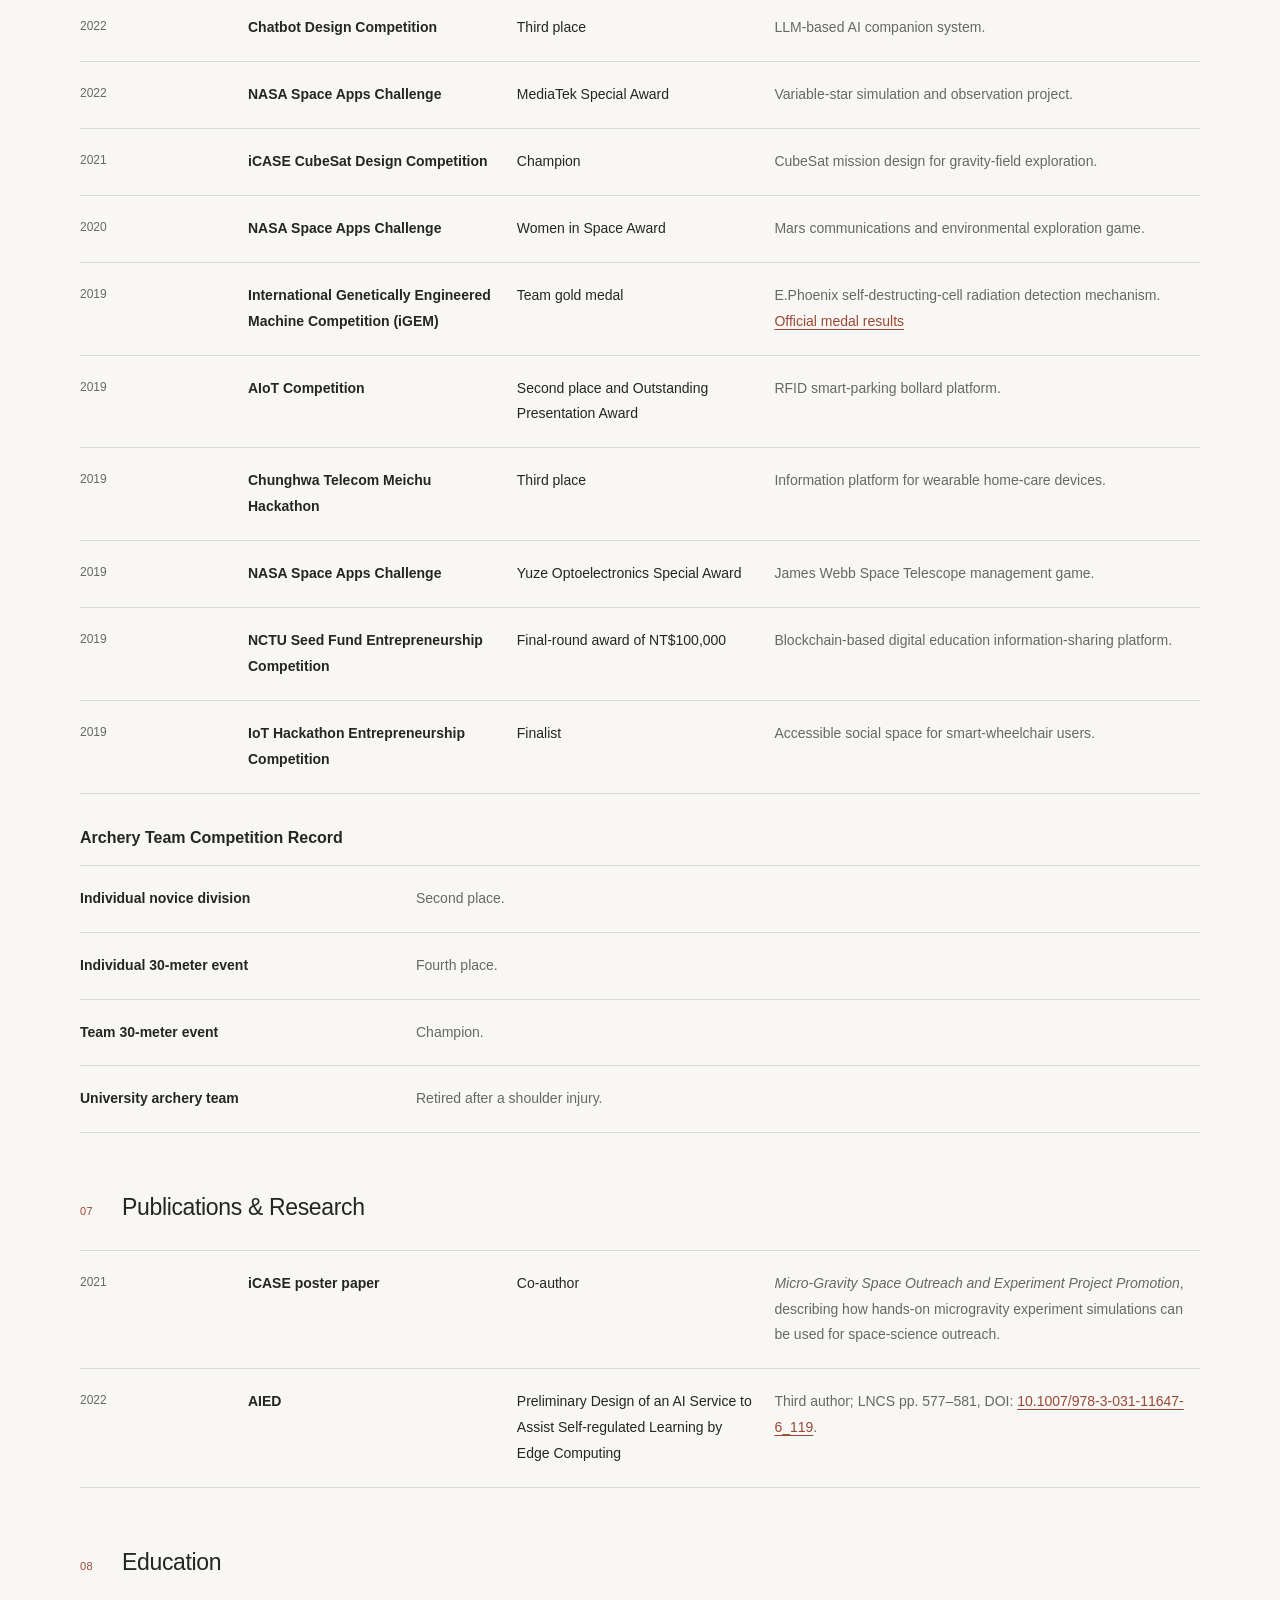
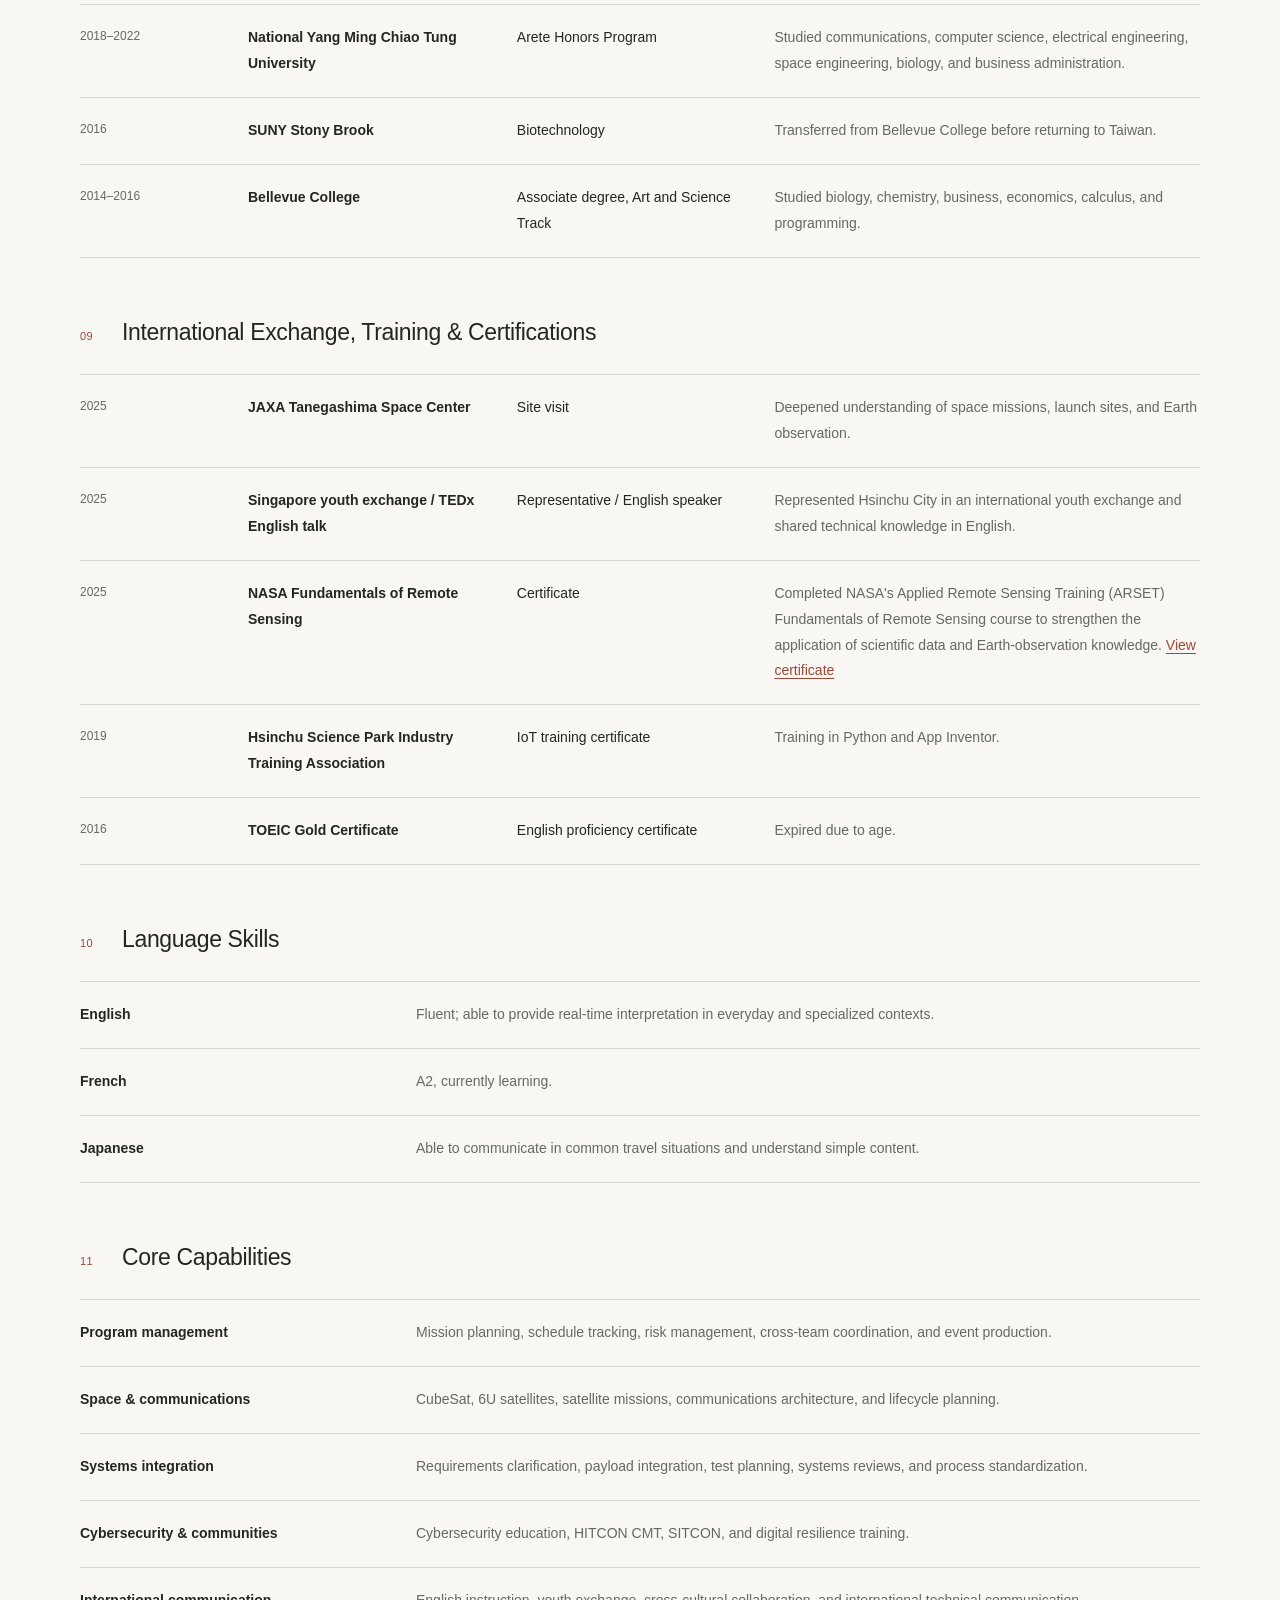
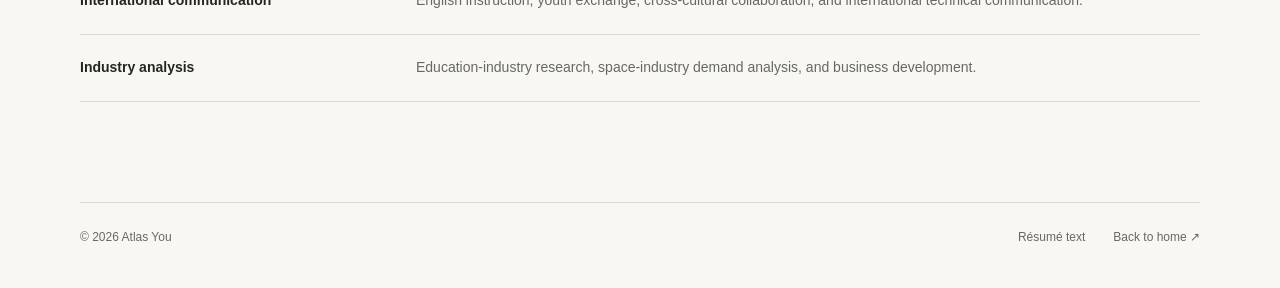
<file: en/resume.html>
<!DOCTYPE html>
<html lang="en">
<head>
    <meta charset="UTF-8">
    <meta name="viewport" content="width=device-width, initial-scale=1.0">
    <title>Full résumé — Atlas You 游毓堂</title>
    <meta name="description" content="Atlas You (游毓堂)’s full résumé: professional experience, satellite projects, research, community involvement, and international exchange.">
    <meta name="robots" content="index, follow, max-image-preview:large">
    <link rel="canonical" href="https://atlasforcn.github.io/atlas-home/en/">
    <link rel="alternate" hreflang="zh-Hant" href="https://atlasforcn.github.io/atlas-home/">
    <link rel="alternate" hreflang="en" href="https://atlasforcn.github.io/atlas-home/en/">
    <link rel="alternate" hreflang="x-default" href="https://atlasforcn.github.io/atlas-home/">
    <meta property="og:type" content="profile">
    <meta property="og:site_name" content="Atlas You · 游毓堂">
    <meta property="og:title" content="Full résumé — Atlas You 游毓堂">
    <meta property="og:description" content="Atlas You (游毓堂)’s full résumé: professional experience, satellite projects, research, community involvement, and international exchange.">
    <meta property="og:url" content="https://atlasforcn.github.io/atlas-home/en/">
    <meta property="og:locale" content="en_US">
    <meta property="og:locale:alternate" content="zh_TW">
    <meta property="og:image" content="https://atlasforcn.github.io/atlas-home/assets/profile-portrait.jpg">
    <meta property="og:image:alt" content="Atlas You at a SITCON event">
    <meta name="twitter:card" content="summary">
    <meta name="twitter:title" content="Full résumé — Atlas You 游毓堂">
    <meta name="twitter:description" content="Atlas You (游毓堂)’s full résumé: professional experience, satellite projects, research, community involvement, and international exchange.">
    <meta name="twitter:image" content="https://atlasforcn.github.io/atlas-home/assets/profile-portrait.jpg">
    <meta name="twitter:image:alt" content="Atlas You at a SITCON event">
    <script type="application/ld+json">
{
    "@context": "https://schema.org",
    "@type": "ProfilePage",
    "@id": "https://atlasforcn.github.io/atlas-home/en/#profile",
    "url": "https://atlasforcn.github.io/atlas-home/en/",
    "name": "Full résumé — Atlas You 游毓堂",
    "inLanguage": "en",
    "mainEntity": {
        "@type": "Person",
        "@id": "https://atlasforcn.github.io/atlas-home/#person",
        "name": "Atlas You",
        "alternateName": [
            "游毓堂",
            "Atlas",
            "atlasforcn"
        ],
        "url": "https://atlasforcn.github.io/atlas-home/",
        "image": "https://atlasforcn.github.io/atlas-home/assets/profile-portrait.jpg",
        "sameAs": [
            "https://github.com/atlasforcn"
        ],
        "description": "Founder of Starwish Technology, with past CubeSat program work at the Taiwan Space Agency and experience in cybersecurity communities and digital resilience training."
    },
    "description": "Atlas You (游毓堂)’s full résumé: professional experience, satellite projects, research, community involvement, and international exchange."
}
    </script>
    <link rel="stylesheet" href="../resume.css?v=20261013">
</head>
<body class="resume-page">
    <a class="skip-link" href="#main">Skip to résumé</a>
    <header class="resume-header">
        <a class="resume-home" href="./">Atlas You <span>／ 游毓堂</span></a>
        <nav class="resume-nav" aria-label="Résumé navigation">
            <a href="#experience">Experience</a>
            <a href="#projects">Projects</a>
            <a href="#publications">Research</a>
            <a href="../resume.html" lang="zh-Hant" hreflang="zh-Hant">中文</a>
            <button type="button" class="print-button" data-print hidden>Print résumé <span aria-hidden="true">↗</span></button>
        </nav>
    </header>

    <main id="main" class="resume-main" tabindex="-1">
        <div class="resume-context"><a href="./">Home</a><span aria-hidden="true">/</span><span>Full résumé</span></div>
        <article id="resume-content" class="markdown-body" data-resume-source="../resume-en.md" aria-busy="true">
            <p class="loading" role="status">Loading the full résumé…</p>
        </article>
        <noscript><p class="resume-fallback">Enable JavaScript to view the formatted résumé, or <a href="../resume-en.md">read the text version</a>.</p></noscript>
    </main>

    <footer class="resume-footer">
        <p>© 2026 Atlas You</p>
        <div><a href="../resume-en.md">Résumé text</a><a href="./">Back to home <span aria-hidden="true">↗</span></a></div>
    </footer>
    <script src="../script.js?v=20261013-2"></script>
</body>
</html>
</file>
<file: home.css>
/* Atlas You — editorial portfolio, served without external font requests. */
:root { --paper: #f8f7f4; --ink: #242622; --muted: #666961; --rule: #d9d9d1; --accent: #9b4936; --serif: "Iowan Old Style", Baskerville, "Songti TC", Georgia, serif; --sans: "Avenir Next", Avenir, "PingFang TC", "Noto Sans TC", sans-serif; }
* { box-sizing: border-box; }
html { scroll-behavior: smooth; scroll-padding-top: 30px; text-size-adjust: 100%; }
body { margin: 0; background: var(--paper); color: var(--ink); font-family: var(--sans); font-size: 15px; line-height: 1.8; -webkit-font-smoothing: antialiased; }
::selection { background: #e9d9d0; color: var(--ink); }
a { color: inherit; text-decoration: none; text-underline-offset: 5px; }
a:hover { color: var(--accent); }
a:focus-visible, button:focus-visible { outline: 2px solid var(--accent); outline-offset: 6px; }
button { font: inherit; }
p, h1, h2, h3, figure { margin: 0; }
img { max-width: 100%; display: block; }
.shell { width: min(1120px, calc(100% - 112px)); margin-inline: auto; }
.sr-only { position: absolute; width: 1px; height: 1px; overflow: hidden; clip-path: inset(50%); white-space: nowrap; }
.skip-link { position: fixed; z-index: 10; top: 10px; left: 10px; padding: 10px 18px; background: var(--ink); color: white; transform: translateY(-160%); }
.skip-link:focus { transform: translateY(0); color: white; }
.site-header { min-height: 102px; display: flex; align-items: center; justify-content: space-between; border-bottom: 1px solid var(--rule); gap: 32px; }
.wordmark { font-size: 23px; font-weight: 650; letter-spacing: -1px; white-space: nowrap; }
.wordmark-dot { color: var(--accent); }
.site-header nav { display: flex; align-items: center; gap: 32px; font-size: 13px; font-weight: 500; }
.site-header nav a { padding-block: 10px; }
.site-header nav a:hover { text-decoration: underline; }
.site-header .language-link { border-left: 1px solid var(--rule); padding-left: 28px; }
.hero { display: grid; grid-template-columns: minmax(0, 1fr) 284px; gap: 64px; align-items: center; padding: 76px 0 65px; }
.eyebrow { display: flex; align-items: center; gap: 12px; font-size: 10px; font-weight: 600; letter-spacing: 0.17em; line-height: 1.6; color: var(--muted); }
.accent-line { width: 24px; height: 1px; background: var(--accent); }
h1 { margin: 22px 0 27px; font-family: var(--serif); font-size: clamp(72px, 8.2vw, 112px); line-height: 0.98; font-weight: 400; letter-spacing: -0.06em; }
.chinese-name { display: block; margin-top: 18px; font-family: var(--sans); font-size: 19px; font-weight: 500; line-height: 1.5; letter-spacing: 0.18em; }
.hero-title { font-size: clamp(24px, 2.5vw, 30px); font-weight: 500; letter-spacing: 0.015em; line-height: 1.6; }
.hero-description { margin-top: 17px; color: var(--muted); font-size: 14px; line-height: 1.95; }
.hero-links { display: flex; align-items: center; gap: 29px; margin-top: 28px; }
.primary-link { display: inline-flex; justify-content: space-between; align-items: center; gap: 32px; padding: 12px 19px; background: var(--ink); color: var(--paper); font-size: 13px; transition: background 180ms; }
.primary-link:hover { color: white; background: var(--accent); }
.text-link { display: inline-flex; align-items: baseline; gap: 10px; font-size: 13px; font-weight: 500; }
.text-link:hover { text-decoration: underline; }
.text-link > span[aria-hidden] { color: var(--accent); }
.portrait { padding-top: 32px; }
.portrait img { width: 284px; height: 320px; object-fit: cover; object-position: 50% 38%; }
.portrait figcaption { display: flex; justify-content: space-between; gap: 10px; margin-top: 13px; color: var(--muted); font-size: 10px; letter-spacing: 0.02em; }
.focus-strip { display: grid; grid-template-columns: repeat(3, minmax(0, 1fr)); border-top: 1px solid var(--rule); border-bottom: 1px solid var(--rule); padding: 27px 0; }
.focus-strip > div { display: flex; align-items: baseline; gap: 17px; padding-right: 20px; }
.focus-strip > div + div { border-left: 1px solid var(--rule); padding-left: 30px; }
.small-number { color: var(--accent); font-size: 10px; font-variant-numeric: tabular-nums; }
.focus-strip h2 { font-size: 14px; font-weight: 600; letter-spacing: 0.035em; }
.focus-strip p { margin-top: 5px; color: var(--muted); font-size: 11px; }
.content-section { padding-top: 79px; }
.section-heading { display: flex; align-items: end; justify-content: space-between; gap: 28px; margin-bottom: 28px; }
.section-heading h2, .background-section h2 { margin-top: 9px; font-size: 28px; font-weight: 500; letter-spacing: 0.025em; line-height: 1.5; }
.section-aside { padding-bottom: 4px; color: var(--muted); font-size: 12px; }
.project-row { display: grid; grid-template-columns: 55px minmax(210px, 0.8fr) minmax(0, 1.4fr); column-gap: 30px; padding: 35px 0 38px; border-top: 1px solid var(--rule); }
.row-index { padding-top: 3px; color: var(--muted); font-size: 11px; letter-spacing: 0.04em; }
.category { color: var(--accent); font-size: 11px; font-weight: 500; letter-spacing: 0.06em; }
.project-identity h3 { margin-top: 10px; font-size: 25px; font-weight: 500; line-height: 1.45; letter-spacing: -0.01em; }
.project-identity h3 span { font-family: var(--serif); font-size: 30px; }
.role { margin-top: 14px; color: var(--muted); font-size: 11px; }
.project-body { padding-top: 2px; }
.project-body > p { max-width: 38em; font-size: 14px; line-height: 1.95; }
.project-body > .text-link, .project-body > .inline-links { margin-top: 19px; }
.project-note { margin-top: 18px; padding: 2px 0 2px 15px; border-left: 2px solid var(--accent); }
.note-label { display: block; margin-bottom: 5px; font-size: 11px; font-weight: 600; }
.project-note p { color: var(--muted); font-size: 12px; line-height: 1.85; }
.inline-links { display: flex; flex-wrap: wrap; gap: 10px 26px; align-items: baseline; }
.secondary-copy { margin-top: 12px; color: var(--muted); }
.experience-section { padding-top: 47px; }
.career-row { display: grid; grid-template-columns: 180px 1fr 1.05fr; gap: 32px; padding: 26px 0; border-top: 1px solid var(--rule); }
.career-date { color: var(--muted); font-size: 12px; font-variant-numeric: tabular-nums; padding-top: 3px; }
.career-row h3 { font-size: 17px; font-weight: 600; }
.organization-abbr { color: var(--muted); font-size: 11px; font-weight: 400; margin-left: 8px; }
.career-role { margin-top: 4px; color: var(--muted); font-size: 12px; }
.career-description { color: var(--muted); font-size: 13px; line-height: 1.9; }
.background-section { display: grid; grid-template-columns: 1fr 1fr; gap: 95px; padding: 50px 0 57px; margin-top: 29px; border-top: 1px solid var(--rule); }
.background-section h2 { font-size: 23px; margin-bottom: 16px; }
.background-section p:not(.eyebrow):not(.category) { font-size: 13px; color: var(--muted); line-height: 1.9; }
.background-section .text-link { margin-top: 20px; }
.publication { padding-top: 4px; }
.publication h3 { font-family: var(--serif); font-size: 22px; font-weight: 400; line-height: 1.45; margin-top: 13px; }
.publication .secondary-copy { font-size: 11px !important; }
.contact-section { display: grid; grid-template-columns: 1fr auto; align-items: center; gap: 40px; padding: 49px 0 48px; border-top: 1px solid var(--ink); }
.contact-section h2 { margin-top: 14px; font-size: 33px; font-weight: 500; letter-spacing: 0.025em; line-height: 1.5; }
.contact-section p:not(.eyebrow) { margin-top: 14px; color: var(--muted); font-size: 12px; }
.contact-actions { padding-top: 35px; }
.contact-email { display: flex; gap: 24px; justify-content: space-between; padding-bottom: 9px; border-bottom: 1px solid var(--rule); font-size: 19px; letter-spacing: -0.025em; }
.contact-email span { color: var(--accent); }
.contact-actions .inline-links { margin-top: 12px; }
.copy-email { display: none; border: 0; padding: 4px 0; background: none; cursor: pointer; font-size: 12px; color: var(--muted); }
.copy-email.is-available { display: inline-block; }
.copy-email:hover { color: var(--accent); text-decoration: underline; }
.copy-status { display: block; min-height: 20px; font-size: 11px; color: var(--accent); }
.site-footer { display: flex; justify-content: space-between; gap: 30px; padding: 22px 0 35px; border-top: 1px solid var(--rule); font-size: 10px; color: var(--muted); }
.site-footer > div { display: flex; gap: 26px; }
@media (prefers-reduced-motion: no-preference) {
    .hero-copy, .portrait { animation: arrive 650ms both; }
    .portrait { animation-delay: 100ms; }
    @keyframes arrive { from { opacity: 0; transform: translateY(10px); } to { opacity: 1; transform: translateY(0); } }
}
@media (max-width: 1000px) {
    .shell { width: calc(100% - 72px); }
    .hero { gap: 38px; grid-template-columns: minmax(0, 1fr) 240px; }
    .portrait img { width: 240px; height: 290px; }
    .portrait figcaption { flex-direction: column; gap: 0; }
    .desktop-break { display: none; }
    .focus-strip > div + div { padding-left: 20px; }
    .focus-strip > div { gap: 10px; }
    .project-row { grid-template-columns: 32px minmax(185px, 0.8fr) minmax(0, 1.3fr); gap: 22px; }
    .career-row { grid-template-columns: 143px 1fr 1fr; gap: 24px; }
    .background-section { gap: 50px; }
}
@media (max-width: 720px) {
    .shell { width: calc(100% - 44px); }
    .site-header { min-height: 86px; gap: 18px; }
    .wordmark { font-size: 21px; }
    .site-header nav { gap: 17px; font-size: 11px; }
    .site-header .language-link { padding-left: 16px; }
    .hero { padding: 52px 0 42px; grid-template-columns: minmax(0, 1fr) 165px; gap: 28px; align-items: start; }
    h1 { font-size: 67px; }
    .hero .eyebrow { font-size: 8px; letter-spacing: 0.09em; gap: 7px; }
    .hero-title { font-size: 22px; }
    .hero-description { font-size: 13px; }
    .hero-links { gap: 22px; flex-wrap: wrap; }
    .portrait { padding-top: 53px; }
    .portrait img { width: 165px; height: 210px; }
    .focus-strip { padding-block: 23px; }
    .focus-strip > div { display: block; }
    .small-number { display: block; margin-bottom: 6px; }
    .focus-strip h2 { font-size: 12px; }
    .focus-strip p { font-size: 10px; }
    .section-heading { align-items: start; }
    .section-aside { max-width: 135px; padding-top: 28px; font-size: 11px; }
    .section-heading h2 { font-size: 26px; }
    .project-row { grid-template-columns: 24px 1fr; gap: 0 18px; padding: 28px 0; }
    .row-index { grid-row: 1 / 3; }
    .project-identity h3 br { display: none; }
    .project-identity h3 { font-size: 23px; }
    .project-identity h3 span { margin-left: 7px; font-size: 26px; }
    .role { margin-top: 7px; }
    .project-body { grid-column: 2; padding-top: 18px; }
    .project-body > p { font-size: 13px; }
    .content-section { padding-top: 53px; }
    .experience-section { padding-top: 26px; }
    .career-row { grid-template-columns: 130px 1fr; gap: 8px 20px; padding-block: 24px; }
    .career-description { grid-column: 2; }
    .background-section { gap: 35px; padding-top: 36px; }
    .contact-section { grid-template-columns: 1fr; gap: 26px; padding: 35px 0 25px; }
    .contact-actions { padding: 0; width: min(340px, 100%); }
}
@media (max-width: 520px) {
    .site-header { flex-wrap: wrap; gap: 0; padding-top: 16px; padding-bottom: 10px; }
    .site-header nav { justify-content: space-between; width: 100%; gap: 12px; font-size: 12px; }
    .site-header .language-link { border-left: 0; padding-left: 10px; }
    .hero { display: block; position: relative; padding-top: 37px; }
    .hero-copy { position: relative; }
    .hero .eyebrow { font-size: 9px; }
    h1 { font-size: clamp(59px, 14vw, 72px); margin: 27px 0 29px; max-width: calc(100% - 76px); }
    .chinese-name { font-size: 16px; margin-top: 15px; }
    .hero-title { font-size: 24px; }
    .hero-description { margin-top: 18px; max-width: 30em; }
    .portrait { position: absolute; right: 0; top: 79px; padding: 0; width: 73px; }
    .portrait img { width: 73px; height: 90px; }
    .portrait figcaption { display: none; }
    .hero-links { margin-top: 24px; }
    .focus-strip { grid-template-columns: 1fr; padding: 6px 0; }
    .focus-strip > div, .focus-strip > div + div { display: flex; gap: 16px; border-left: 0; padding: 12px 0; }
    .focus-strip > div + div { border-top: 1px solid var(--rule); }
    .focus-strip > div > div { display: flex; align-items: baseline; gap: 14px; flex-wrap: wrap; }
    .focus-strip p { margin-top: 0; }
    .small-number { margin-bottom: 0; }
    .section-heading { gap: 12px; }
    .section-aside { max-width: 125px; }
    .section-heading > .text-link { font-size: 11px; margin-top: 32px; }
    .project-row { grid-template-columns: 21px 1fr; gap: 0 12px; }
    .project-identity h3 { font-size: 21px; }
    .project-identity h3 span { font-size: 24px; }
    .inline-links { gap: 9px 20px; }
    .inline-links .text-link { font-size: 12px; }
    .career-row { display: block; }
    .career-date { margin-bottom: 7px; font-size: 11px; }
    .career-description { margin-top: 10px; max-width: 30em; }
    .background-section { grid-template-columns: 1fr; gap: 32px; margin-top: 18px; padding-bottom: 39px; }
    .publication { padding-top: 28px; border-top: 1px solid var(--rule); }
    .contact-section h2 { font-size: 29px; }
    .contact-email { font-size: 18px; }
    .site-footer { gap: 16px; font-size: 9px; }
    .site-footer > div { gap: 14px; }
    html[lang="en"] .focus-strip > div > div { gap: 4px 12px; }
}
@media (prefers-reduced-motion: reduce) { html { scroll-behavior: auto; } }
@media (max-width: 359px) { h1 { font-size: 50px; } }
@media print {
    :root { --paper: white; --ink: #111; --muted: #444; }
    body { font-size: 10pt; }
    .shell { width: 100%; }
    .site-header, .skip-link, .hero-links, .contact-section, .site-footer { display: none; }
    .hero { padding-top: 0; }
    .project-row, .career-row, .background-section { break-inside: avoid; }
    .content-section { padding-top: 30px; }
    a { text-decoration: none; }
}

/* The detailed record lives below selected work on the same page. */
[hidden] { display: none !important; }
.details-section { border-top: 1px solid var(--ink); padding: 48px 0 60px; }
.details-section .section-heading { margin-bottom: 12px; }
.details-intro { color: var(--muted); font-size: 13px; }
.details-print { padding: 8px 0; border: 0; background: none; color: var(--accent); font-size: 12px; cursor: pointer; white-space: nowrap; }
.details-print:hover { text-decoration: underline; text-underline-offset: 5px; }
.details-nav { display: flex; flex-wrap: wrap; column-gap: 28px; row-gap: 4px; padding: 18px 0; margin-top: 16px; border-bottom: 1px solid var(--rule); font-size: 12px; }
.details-nav a { display: inline-block; padding: 5px 0; }
.details-nav a:hover { text-decoration: underline; }
.resume-details .loading { padding-top: 28px; color: var(--muted); }
.resume-details .resume-section { margin-top: 42px; }
.resume-details .resume-section > h3 { display: flex; align-items: baseline; gap: 16px; font-size: 23px; font-weight: 500; margin: 0 0 23px; line-height: 1.5; }
.resume-details .resume-section > h3::before { content: attr(data-section); color: var(--accent); font-size: 10px; font-weight: 500; }
.resume-details h4 { font-size: 13px; font-weight: 600; color: var(--muted); margin: 26px 0 12px; }
.resume-details p, .resume-details li, .resume-details td { overflow-wrap: anywhere; }
.resume-details p, .resume-details ul { font-size: 13px; line-height: 1.9; }
.resume-details .resume-section > p { margin-bottom: 12px; }
.resume-details ul { margin: 0; padding-left: 20px; }
.resume-details li { margin: 6px 0; }
.resume-details a { color: var(--accent); text-decoration: underline; text-decoration-thickness: 1px; }
.resume-details a:hover { text-decoration: none; }
.resume-details .resume-table { width: 100%; border-collapse: collapse; table-layout: fixed; font-size: 13px; line-height: 1.9; }
.resume-details .resume-table tr { border-bottom: 1px solid var(--rule); }
.resume-details .resume-table tr:first-child { border-top: 1px solid var(--rule); }
.resume-details .resume-table td { vertical-align: top; padding: 18px 24px 18px 0; }
.resume-details .resume-table td:last-child { padding-right: 0; }
.resume-details .resume-cell-0 { width: 12%; color: var(--muted); font-size: 11px; font-variant-numeric: tabular-nums; }
.resume-details .resume-cell-1 { width: 25%; font-weight: 500; }
.resume-details .resume-cell-2 { width: 24%; }
.resume-details .resume-cell-3 { width: 39%; color: var(--muted); }
.resume-details .cols-2 .resume-cell-0 { width: 30%; color: var(--ink); font-size: 13px; font-weight: 500; }
.resume-details .cols-2 .resume-cell-1 { width: 70%; color: var(--muted); font-weight: 400; }
.resume-details .cols-3 .resume-cell-0 { width: 30%; color: var(--ink); font-size: 13px; font-weight: 500; }
.resume-details .cols-3 .resume-cell-1 { width: 24%; }
.resume-details .cols-3 .resume-cell-2 { width: 46%; color: var(--muted); }
@media (max-width: 680px) {
    .details-section { padding: 35px 0 40px; }
    .details-section .section-heading h2 { font-size: 24px; }
    .details-section .section-heading { align-items: end; }
    .details-nav { gap: 4px 24px; font-size: 12px; padding: 12px 0; }
    .resume-details .resume-section { margin-top: 34px; }
    .resume-details .resume-section > h3 { font-size: 20px; gap: 12px; margin-bottom: 18px; }
    .resume-details .resume-table, .resume-details .resume-table tbody, .resume-details .resume-table tr, .resume-details .resume-table td { display: block; width: 100%; }
    .resume-details .resume-table tr { padding: 16px 0; }
    .resume-details .resume-table td { padding: 0; }
    .resume-details .resume-table td + td { margin-top: 5px; }
    .resume-details .resume-table td:empty { display: none; }
    .resume-details .resume-table .resume-cell-1 { font-weight: 600; }
    .resume-details .resume-table.cols-2 .resume-cell-1 { font-weight: 400; }
    .resume-details .resume-table .resume-cell-3 { margin-top: 8px; }
}
@media print {
    .details-nav, .details-print, .details-intro { display: none; }
    .details-section { padding-top: 28px; }
    .resume-details .resume-section > h3, .resume-details h4 { break-after: avoid; }
    .resume-details .resume-table tr { break-inside: avoid; }
    .resume-details .resume-table { font-size: 8pt; }
    .resume-details .resume-table td { padding-block: 9px; }
    .resume-details .resume-cell-0 { font-size: 8pt; }
}
</file>
<file: style.css>
/* Atlas You — editorial resume system. */

:root {
    --bg: #f1fbf7;
    --surface: #fffef8;
    --text: #172522;
    --muted: #64716b;
    --line: #bdd8cd;
    --link: #b84e18;
    --accent: #007c70;
    --paper-shadow: rgba(23, 37, 34, 0.12);
    --serif: Baskerville, "Iowan Old Style", "Songti TC", "Noto Serif TC", Georgia, serif;
    --sans: "Avenir Next", Avenir, "Hiragino Sans", "PingFang TC", "Noto Sans TC", sans-serif;
    --condensed: "Avenir Next Condensed", "Arial Narrow", var(--sans);
}

* {
    box-sizing: border-box;
}

html {
    scroll-behavior: auto;
    text-size-adjust: 100%;
}

body {
    margin: 0;
    background:
        radial-gradient(circle at 14% 2%, color-mix(in srgb, var(--surface) 66%, transparent) 0 16rem, transparent 34rem),
        var(--bg);
    color: var(--text);
    font-family: var(--sans);
    font-size: 16px;
    font-kerning: normal;
    line-height: 1.7;
    text-rendering: optimizeLegibility;
}

body::before {
    content: "ATLAS YOU  ·  CURRICULUM VITAE  ·  2026";
    position: fixed;
    top: 50%;
    left: 23px;
    z-index: -1;
    color: color-mix(in srgb, var(--accent) 70%, var(--text));
    font-family: var(--condensed);
    font-size: 0.68rem;
    font-weight: 700;
    letter-spacing: 0.24em;
    text-transform: uppercase;
    transform: translate(-50%, -50%) rotate(-90deg);
    transform-origin: center;
}

::selection {
    background: color-mix(in srgb, var(--accent) 20%, var(--surface));
    color: var(--text);
}

a {
    color: var(--link);
    text-decoration: none;
    text-decoration-thickness: 0.06em;
    text-underline-offset: 0.2em;
    overflow-wrap: anywhere;
}

a:hover,
a:focus-visible {
    text-decoration: underline;
}

a:focus-visible {
    outline: 2px solid color-mix(in srgb, var(--accent) 60%, transparent);
    outline-offset: 3px;
}

.page,
.resume-main,
.post-main {
    position: relative;
    max-width: 1040px;
    min-height: 100vh;
    margin: 38px auto 0;
    padding: 72px 80px 96px;
    background: var(--surface);
    box-shadow:
        0 1px 0 color-mix(in srgb, var(--text) 8%, transparent),
        0 22px 70px var(--paper-shadow);
}

.page::before,
.resume-main::before,
.post-main::before {
    content: "";
    position: absolute;
    top: 0;
    right: 0;
    left: 0;
    height: 5px;
    background: linear-gradient(90deg, var(--accent) 0 18%, var(--text) 18% 21%, transparent 21%);
}

.site-header {
    max-width: 1040px;
    margin: 38px auto 0;
    padding: 26px 80px 0;
    background: var(--surface);
    box-shadow: 0 10px 40px var(--paper-shadow);
}

.site-nav ul {
    display: flex;
    flex-wrap: wrap;
    gap: 8px;
    margin: 0;
    padding: 0 0 18px;
    border-bottom: 1px solid var(--line);
    list-style: none;
}

.site-nav li {
    margin: 0;
}

.site-nav a {
    display: inline-flex;
    min-height: 34px;
    align-items: center;
    padding: 5px 12px;
    border: 1px solid var(--line);
    border-radius: 999px;
    color: var(--text);
    font-family: var(--condensed);
    font-size: 0.76rem;
    font-weight: 750;
    letter-spacing: 0.045em;
    line-height: 1;
    transition: background-color 150ms ease, border-color 150ms ease, color 150ms ease, transform 150ms ease;
}

.site-nav a:hover,
.site-nav a:focus-visible {
    border-color: var(--accent);
    background: color-mix(in srgb, var(--accent) 8%, var(--surface));
    text-decoration: none;
    transform: translateY(-1px);
}

.site-nav a[aria-current="page"] {
    border-color: var(--accent);
    background: var(--accent);
    color: var(--surface);
}

.site-nav .nav-language {
    border-color: var(--accent);
    color: var(--accent);
}

.site-nav .nav-github {
    border-color: var(--text);
    background: var(--text);
    color: var(--surface);
}

body > main:not(.page):not(.resume-main):not(.post-main) {
    max-width: 1040px;
    min-height: calc(100vh - 80px);
    margin: 0 auto;
    padding: 48px 80px 88px;
    background: var(--surface);
    box-shadow: 0 22px 70px var(--paper-shadow);
}

.markdown-body {
    max-width: 100%;
    overflow: visible;
}

.markdown-body p,
.markdown-body li,
.markdown-body td {
    overflow-wrap: anywhere;
    word-break: normal;
}

.loading {
    color: var(--muted);
    font-family: var(--condensed);
    font-size: 0.82rem;
    letter-spacing: 0.08em;
}

/* Resume masthead */

.resume-masthead {
    display: grid;
    grid-template-columns: 132px minmax(0, 1fr);
    gap: 38px;
    align-items: start;
    margin-bottom: 68px;
    padding-bottom: 50px;
    border-bottom: 1px solid var(--text);
    animation: settle-in 520ms cubic-bezier(0.2, 0.72, 0.25, 1) both;
}

.portrait-frame {
    position: relative;
    width: 132px;
    margin: 0;
}

.portrait-frame::after {
    content: "";
    position: absolute;
    inset: 8px -8px -8px 8px;
    z-index: 0;
    border: 1px solid color-mix(in srgb, var(--accent) 68%, var(--line));
}

.portrait-frame .md-image {
    position: relative;
    z-index: 1;
    display: block;
    width: 132px;
    height: 164px;
    margin: 0;
    border: 0;
    border-radius: 0;
    filter: saturate(0.82) contrast(1.03);
    object-fit: cover;
    object-position: 50% 45%;
}

.resume-identity {
    min-width: 0;
}

.resume-masthead h1 {
    display: flex;
    flex-wrap: wrap;
    align-items: baseline;
    gap: 0.08em 0.18em;
    margin: -0.1em 0 20px;
    color: var(--text);
    font-family: var(--serif);
    font-size: clamp(2.85rem, 5.4vw, 4.35rem);
    font-weight: 500;
    letter-spacing: -0.045em;
    line-height: 0.98;
}

.name-latin {
    white-space: nowrap;
}

.name-divider {
    color: var(--accent);
    font-size: 0.52em;
    font-weight: 400;
    transform: translateY(-0.15em);
}

.name-chinese {
    font-family: "Songti TC", "Noto Serif TC", var(--serif);
    font-size: 0.58em;
    font-weight: 600;
    letter-spacing: 0.04em;
    white-space: nowrap;
}

.resume-contact-line {
    display: grid;
    grid-template-columns: repeat(2, minmax(0, 1fr));
    gap: 4px 24px;
    margin: 0 0 24px;
    color: var(--muted);
    font-family: var(--condensed);
    font-size: 0.78rem;
    font-weight: 600;
    letter-spacing: 0.035em;
    line-height: 1.55;
}

.contact-item {
    min-width: 0;
}

.resume-contact-line a {
    color: var(--text);
}

.resume-lede {
    max-width: 36rem;
    margin: 0;
    padding-left: 18px;
    border-left: 3px solid var(--accent);
    font-family: var(--serif);
    font-size: 1.23rem;
    font-weight: 500;
    letter-spacing: 0.015em;
    line-height: 1.62;
}

/* Fallback masthead styling for the standalone theme preview. */

.markdown-body > .md-image {
    width: 112px;
    height: 138px;
    margin: 0 28px 18px 0;
    float: left;
    border: 0;
    border-radius: 0;
    object-fit: cover;
}

.markdown-body > h1:first-of-type {
    min-height: 138px;
    margin-top: 0;
    padding: 18px 0 26px;
    border-bottom: 1px solid var(--text);
    font-size: 2.8rem;
    overflow-wrap: normal;
    word-break: keep-all;
}

/* Editorial sections */

.resume-section {
    position: relative;
    margin: 66px 0 0;
    padding: 0;
    border: 0;
    animation: settle-in 520ms 80ms cubic-bezier(0.2, 0.72, 0.25, 1) both;
}

.resume-section:first-of-type {
    margin-top: 0;
}

.resume-section > h2 {
    display: grid;
    grid-template-columns: 46px max-content minmax(40px, 1fr);
    gap: 0 14px;
    align-items: center;
    margin: 0 0 24px;
    color: var(--text);
    font-family: var(--serif);
    font-size: 1.62rem;
    font-weight: 500;
    letter-spacing: 0.02em;
    line-height: 1.25;
}

.resume-section > h2::before {
    content: attr(data-section);
    color: var(--accent);
    font-family: var(--condensed);
    font-size: 0.68rem;
    font-weight: 800;
    letter-spacing: 0.14em;
}

.resume-section > h2::after {
    content: "";
    height: 1px;
    margin-left: 8px;
    background: var(--line);
}

.resume-section > p {
    max-width: 47rem;
    margin: 0 0 0.72em;
    line-height: 1.85;
}

.resume-section > h3 {
    display: flex;
    gap: 10px;
    align-items: baseline;
    margin: 30px 0 8px;
    color: color-mix(in srgb, var(--accent) 76%, var(--text));
    font-family: var(--sans);
    font-size: 0.9rem;
    font-weight: 750;
    letter-spacing: 0.08em;
    line-height: 1.4;
}

.resume-section > h3::before {
    content: "—";
    color: var(--line);
}

h1,
h2,
h3 {
    color: var(--text);
}

h1,
h2,
.resume-title {
    font-family: var(--serif);
}

h1 {
    margin: 38px 0 14px;
    font-size: 2rem;
    font-weight: 500;
    line-height: 1.14;
}

h2 {
    margin: 30px 0 10px;
    font-size: 1.35rem;
    font-weight: 600;
    line-height: 1.25;
}

h3 {
    margin: 22px 0 8px;
    font-size: 1rem;
}

p {
    margin: 0 0 0.72em;
}

ul {
    margin: 0 0 18px;
    padding: 0;
    list-style: none;
}

li {
    position: relative;
    margin: 0 0 9px;
    padding-left: 1.2rem;
}

li::before {
    content: "—";
    position: absolute;
    left: 0;
    color: var(--accent);
}

strong {
    font-weight: 750;
}

.markdown-body code {
    padding: 1px 5px;
    background: color-mix(in srgb, var(--line) 30%, var(--surface));
    border-radius: 2px;
    font-family: ui-monospace, SFMono-Regular, Menlo, Consolas, monospace;
    font-size: 0.88em;
}

/* Tables retain resume semantics while reading like editorial entries. */

.resume-table {
    width: 100%;
    margin: 2px 0 18px;
    border-collapse: collapse;
    table-layout: fixed;
}

.resume-table tr {
    border-bottom: 1px solid color-mix(in srgb, var(--line) 78%, transparent);
    transition: background-color 150ms ease;
}

.resume-table tr:first-child {
    border-top: 1px solid var(--line);
}

.resume-table tr:hover {
    background: color-mix(in srgb, var(--accent) 4%, transparent);
}

.resume-table td {
    padding: 13px 10px 13px 0;
    vertical-align: top;
    font-size: 0.92rem;
    line-height: 1.62;
    overflow-wrap: anywhere;
    word-break: normal;
}

.resume-table td:last-child {
    padding-right: 0;
}

.resume-table .resume-cell-0 {
    width: 17%;
    color: var(--muted);
    font-family: var(--condensed);
    font-size: 0.76rem;
    font-weight: 750;
    font-variant-numeric: tabular-nums;
    letter-spacing: 0.035em;
}

.resume-table .resume-cell-1 {
    width: 28%;
    font-weight: 700;
}

.resume-table .resume-cell-2 {
    width: 23%;
    color: color-mix(in srgb, var(--accent) 82%, var(--text));
    font-weight: 700;
}

.resume-table .resume-cell-3 {
    width: 32%;
    color: color-mix(in srgb, var(--muted) 78%, var(--text));
}

.resume-table.cols-2 .resume-cell-0 {
    width: 29%;
    color: var(--text);
    font-family: var(--sans);
    font-size: 0.9rem;
    font-weight: 700;
    letter-spacing: 0;
}

.resume-table.cols-2 .resume-cell-1 {
    width: 71%;
    color: color-mix(in srgb, var(--muted) 78%, var(--text));
    font-weight: 500;
}

.resume-table.cols-3 .resume-cell-0 {
    width: 28%;
    color: var(--text);
    font-family: var(--sans);
    font-size: 0.9rem;
    letter-spacing: 0;
}

.resume-table.cols-3 .resume-cell-1 {
    width: 31%;
}

.resume-table.cols-3 .resume-cell-2 {
    width: 41%;
    color: color-mix(in srgb, var(--muted) 78%, var(--text));
    font-weight: 500;
}

.intro {
    display: grid;
    grid-template-columns: 88px 1fr;
    gap: 18px;
    align-items: start;
    margin-bottom: 28px;
    padding-bottom: 24px;
    border-bottom: 1px solid var(--text);
}

.avatar,
.profile-pic {
    width: 88px;
    height: 104px;
    border: 0;
    border-radius: 0;
    object-fit: cover;
}

.intro h1,
.resume-title {
    margin: 0 0 8px;
    font-size: 2.25rem;
    font-weight: 500;
    line-height: 1.1;
}

.intro p,
.resume-contact p {
    margin: 0 0 4px;
}

.summary {
    max-width: 44rem;
    margin: 0 0 24px;
    padding-bottom: 22px;
    border-bottom: 1px solid var(--line);
    font-family: var(--serif);
    font-size: 1.08rem;
    line-height: 1.75;
}

.toc {
    display: flex;
    flex-wrap: wrap;
    gap: 8px 18px;
    margin: 0 0 30px;
    padding-bottom: 20px;
    border-bottom: 1px solid var(--line);
}

.toc a {
    font-family: var(--condensed);
    font-size: 0.84rem;
    font-weight: 750;
}

section:not(.resume-section),
.blog-posts article {
    margin-top: 32px;
    padding-top: 12px;
    border-top: 1px solid var(--line);
}

.resume-contact {
    margin-bottom: 18px;
    color: var(--muted);
}

.job-entry,
.education-entry {
    margin-bottom: 18px;
}

.job-entry h3,
.education-entry h3 {
    margin-bottom: 2px;
}

.job-date,
.education-date {
    display: block;
    margin-bottom: 6px;
    color: var(--muted);
    font-family: var(--condensed);
    font-size: 0.82rem;
}

.skills-list {
    display: block;
}

.blog-posts article:first-child {
    margin-top: 0;
}

footer {
    max-width: 1040px;
    margin: 0 auto;
    padding: 20px 2px 46px;
    color: var(--muted);
    font-family: var(--condensed);
    font-size: 0.7rem;
    font-weight: 700;
    letter-spacing: 0.1em;
    text-transform: uppercase;
}

@keyframes settle-in {
    from {
        opacity: 0;
        transform: translateY(9px);
    }
    to {
        opacity: 1;
        transform: translateY(0);
    }
}

@media (max-width: 1180px) {
    body::before {
        display: none;
    }

    .page,
    .resume-main,
    .post-main,
    .site-header {
        margin-top: 0;
    }
}

@media (max-width: 820px) {
    .page,
    .resume-main,
    .post-main {
        padding: 54px 44px 72px;
    }

    .site-header,
    body > main:not(.page):not(.resume-main):not(.post-main) {
        padding-right: 44px;
        padding-left: 44px;
    }

    .resume-masthead {
        grid-template-columns: 108px minmax(0, 1fr);
        gap: 28px;
        margin-bottom: 56px;
        padding-bottom: 40px;
    }

    .portrait-frame,
    .portrait-frame .md-image {
        width: 108px;
    }

    .portrait-frame .md-image {
        height: 138px;
    }

    .resume-masthead h1 {
        font-size: clamp(2.5rem, 7.2vw, 3.55rem);
    }

    .resume-contact-line {
        grid-template-columns: 1fr;
    }
}

@media (max-width: 760px) {
    .resume-table,
    .resume-table tbody,
    .resume-table tr,
    .resume-table td {
        display: block;
        width: 100% !important;
    }

    .resume-table {
        border-top: 1px solid var(--line);
        table-layout: auto;
    }

    .resume-table tr,
    .resume-table tr:first-child {
        margin: 0;
        padding: 17px 0 17px 16px;
        border-top: 0;
        border-bottom: 1px solid var(--line);
        border-left: 2px solid transparent;
    }

    .resume-table tr:hover {
        border-left-color: var(--accent);
    }

    .resume-table td {
        padding: 2px 0;
        color: var(--text);
        font-family: var(--sans);
        font-size: 0.9rem;
        letter-spacing: 0;
        line-height: 1.58;
        white-space: normal;
    }

    .resume-table td + td {
        margin-top: 5px;
    }

    .resume-table td::before {
        content: attr(data-label);
        display: inline-block;
        width: 6.2rem;
        margin-right: 0.65rem;
        color: var(--muted);
        font-family: var(--condensed);
        font-size: 0.66rem;
        font-weight: 750;
        letter-spacing: 0.06em;
        line-height: 1.3;
        vertical-align: 0.08em;
    }
}

@media (max-width: 600px) {
    body {
        background: var(--surface);
        font-size: 15px;
    }

    .page,
    .resume-main,
    .post-main,
    body > main:not(.page):not(.resume-main):not(.post-main) {
        margin: 0;
        padding: 38px 22px 56px;
        box-shadow: none;
    }

    .site-header {
        padding: 20px 22px 0;
        box-shadow: none;
    }

    .resume-masthead {
        grid-template-columns: 74px minmax(0, 1fr);
        gap: 12px 18px;
        margin-bottom: 48px;
        padding-bottom: 34px;
    }

    .resume-identity {
        display: contents;
    }

    .portrait-frame,
    .portrait-frame .md-image {
        width: 74px;
    }

    .portrait-frame {
        grid-column: 1;
        grid-row: 1 / span 2;
    }

    .portrait-frame .md-image {
        height: 96px;
    }

    .portrait-frame::after {
        inset: 5px -5px -5px 5px;
    }

    .resume-masthead h1 {
        display: block;
        grid-column: 2;
        grid-row: 1;
        margin-top: 0;
        margin-bottom: 14px;
        font-size: clamp(2rem, 10.5vw, 2.72rem);
        line-height: 0.98;
    }

    .name-latin,
    .name-chinese {
        display: block;
    }

    .name-divider {
        display: none;
    }

    .name-chinese {
        margin-top: 0.25em;
        font-size: 0.54em;
    }

    .resume-contact-line {
        grid-column: 2;
        grid-row: 2;
        gap: 3px;
        margin: 0;
        font-size: 0.68rem;
    }

    .resume-lede {
        grid-column: 1 / -1;
        grid-row: 3;
        width: 100%;
        max-width: none;
        margin-top: 8px;
        padding-left: 12px;
        font-size: 1rem;
        line-height: 1.65;
    }

    .resume-section {
        margin-top: 52px;
    }

    .resume-section > h2 {
        grid-template-columns: 34px minmax(0, max-content) 1fr;
        gap: 0 8px;
        margin-bottom: 20px;
        font-size: 1.34rem;
    }

    .resume-section > h2::after {
        margin-left: 2px;
    }

    .resume-section > p {
        line-height: 1.8;
    }

    .resume-table tr,
    .resume-table tr:first-child {
        padding-left: 12px;
    }

    .markdown-body > .md-image {
        width: 72px;
        height: 92px;
        margin-right: 16px;
    }

    .markdown-body > h1:first-of-type {
        min-height: 92px;
        padding-top: 4px;
        font-size: 2rem;
    }

    footer {
        padding: 18px 22px 32px;
    }
}

@media (max-width: 390px) {
    .resume-section > h2 {
        grid-template-columns: 30px minmax(0, 1fr);
    }

    .resume-section > h2::after {
        display: none;
    }

    .resume-table td::before {
        display: block;
        width: auto;
        margin: 0 0 2px;
    }
}

@media (prefers-reduced-motion: reduce) {
    .resume-masthead,
    .resume-section {
        animation: none;
    }

    .resume-table tr {
        transition: none;
    }
}

@media print {
    :root {
        --surface: #ffffff;
        --text: #111111;
        --muted: #555555;
        --line: #cccccc;
        --accent: #111111;
        --link: #111111;
    }

    body {
        background: #ffffff;
        font-size: 9.5pt;
    }

    body::before,
    .page::before,
    .resume-main::before,
    .post-main::before {
        display: none;
    }

    .page,
    .resume-main,
    .post-main {
        min-height: 0;
        margin: 0;
        padding: 0;
        box-shadow: none;
    }

    .resume-masthead {
        margin-bottom: 34px;
        padding-bottom: 26px;
    }

    .resume-section {
        margin-top: 38px;
        break-inside: auto;
    }

    .resume-section > h2,
    .resume-section > h3,
    .resume-table tr {
        break-inside: avoid;
    }

    .toc,
    footer {
        display: none;
    }

    a {
        color: inherit;
        text-decoration: none;
    }
}
</file>
<file: resume.css>
/* A complete, readable record; paired with the concise personal homepage. */
:root {
    --bg: #f8f7f4;
    --text: #242622;
    --muted: #666961;
    --accent: #9b4936;
    --line: #d8d9d1;
    --sans: "Avenir Next", Avenir, "PingFang TC", "Microsoft JhengHei", sans-serif;
    --serif: "Iowan Old Style", Baskerville, "Songti TC", Georgia, serif;
    color-scheme: light;
}

* { box-sizing: border-box; }
html { text-size-adjust: 100%; scroll-padding-top: 24px; }
body { margin: 0; color: var(--text); background: var(--bg); font-family: var(--sans); font-size: 15px; line-height: 1.8; -webkit-font-smoothing: antialiased; }
::selection { background: #e7d5ce; }
a { color: var(--accent); text-underline-offset: 0.2em; text-decoration-thickness: 1px; overflow-wrap: anywhere; }
a:hover { text-decoration: none; }
a:focus-visible, button:focus-visible { outline: 2px solid var(--accent); outline-offset: 5px; }
[hidden] { display: none !important; }
.skip-link { position: fixed; top: -100px; left: 20px; z-index: 10; padding: 10px 16px; background: var(--text); color: white; }
.skip-link:focus { top: 12px; }
.resume-header, .resume-main, .resume-footer { width: min(1120px, calc(100% - 96px)); margin-inline: auto; }
.resume-header { display: flex; align-items: center; justify-content: space-between; gap: 24px; min-height: 104px; border-bottom: 1px solid var(--line); }
.resume-home { color: var(--text); font-size: 17px; font-weight: 650; text-decoration: none; letter-spacing: -0.025em; }
.resume-home span { margin-left: 5px; font-size: 12px; font-weight: 400; letter-spacing: 0.05em; }
.resume-nav { display: flex; flex-wrap: wrap; align-items: center; gap: 28px; font-size: 12px; }
.resume-nav a { color: var(--text); text-decoration: none; }
.resume-nav a:hover { color: var(--accent); }
.print-button { border: 0; border-left: 1px solid var(--line); border-radius: 0; padding: 0 0 0 26px; color: var(--accent); background: none; font: inherit; cursor: pointer; }
.print-button:hover { text-decoration: underline; text-underline-offset: 4px; }
.print-button span { margin-left: 6px; }
.resume-main { padding: 42px 0 80px; min-height: 65vh; }
.resume-main:focus { outline: none; }
.resume-context { display: flex; gap: 15px; margin-bottom: 50px; color: var(--muted); font-size: 12px; }
.resume-context a { color: inherit; text-decoration: none; }
.resume-context a:hover { color: var(--accent); }
.markdown-body { min-width: 0; }
.markdown-body p, .markdown-body li, .markdown-body td { overflow-wrap: anywhere; }
.loading, .resume-fallback { color: var(--muted); }
.resume-masthead { display: grid; grid-template-columns: 120px minmax(0, 1fr); align-items: start; gap: 40px; padding-bottom: 48px; margin-bottom: 58px; border-bottom: 1px solid var(--text); }
.portrait-frame { width: 120px; margin: 0; }
.portrait-frame img { display: block; width: 120px; height: 152px; object-fit: cover; object-position: 50% 40%; }
.resume-identity { min-width: 0; }
.resume-masthead h1 { display: flex; flex-wrap: wrap; align-items: baseline; gap: 0.15em; margin: -7px 0 20px; font-family: var(--serif); font-size: clamp(38px, 4vw, 52px); font-weight: 400; line-height: 1.15; letter-spacing: -0.035em; }
.name-latin { white-space: nowrap; }
.name-divider { margin-inline: 5px; color: var(--muted); font-family: var(--sans); font-size: 18px; }
.name-chinese { font-family: var(--sans); font-size: 0.46em; font-weight: 400; letter-spacing: 0.08em; white-space: nowrap; }
.resume-contact-line { display: flex; flex-wrap: wrap; gap: 4px 24px; margin: 0 0 18px; color: var(--muted); font-size: 12px; line-height: 1.8; }
.contact-item { min-width: 0; }
.resume-contact-line a { color: var(--text); }
.resume-lede { max-width: 48rem; margin: 0; color: var(--muted); font-size: 15px; line-height: 1.9; }
.resume-section { margin: 58px 0 0; }
.resume-section:first-of-type { margin-top: 0; }
.resume-section > h2 { display: flex; align-items: baseline; gap: 18px; margin: 0 0 25px; color: var(--text); font-size: 23px; font-weight: 500; line-height: 1.45; letter-spacing: -0.015em; }
.resume-section > h2::before { content: attr(data-section); flex: 0 0 24px; color: var(--accent); font-size: 11px; font-weight: 500; font-variant-numeric: tabular-nums; letter-spacing: 0.03em; }
.resume-section > h3 { margin: 30px 0 14px; font-size: 16px; font-weight: 600; line-height: 1.7; }
.resume-section > p { max-width: 52rem; margin: 0 0 14px; line-height: 1.95; }
.resume-section strong { font-weight: 600; }
.resume-section > ul { margin: 0; padding-left: 20px; }
.resume-section li { padding-left: 3px; margin-bottom: 8px; }
.resume-table { width: 100%; margin: 0 0 20px; border-collapse: collapse; table-layout: fixed; font-size: 14px; line-height: 1.85; }
.resume-table tr { border-bottom: 1px solid var(--line); }
.resume-table tr:first-child { border-top: 1px solid var(--line); }
.resume-table td { padding: 20px 20px 20px 0; vertical-align: top; }
.resume-table td:last-child { padding-right: 0; }
.resume-cell-0 { width: 15%; color: var(--muted); font-size: 12px; font-variant-numeric: tabular-nums; }
.resume-cell-1 { width: 24%; font-weight: 550; }
.resume-cell-2 { width: 23%; }
.resume-cell-3 { width: 38%; color: var(--muted); }
.cols-2 .resume-cell-0 { width: 30%; color: var(--text); font-size: 14px; font-weight: 550; }
.cols-2 .resume-cell-1 { width: 70%; color: var(--muted); font-weight: 400; }
.cols-3 .resume-cell-0 { width: 30%; color: var(--text); font-size: 14px; font-weight: 550; }
.cols-3 .resume-cell-1 { width: 24%; font-weight: 400; }
.cols-3 .resume-cell-2 { width: 46%; color: var(--muted); }
.markdown-body code { font-family: ui-monospace, Menlo, monospace; font-size: 0.9em; }
.resume-footer { display: flex; flex-wrap: wrap; justify-content: space-between; gap: 12px 24px; padding: 24px 0 40px; border-top: 1px solid var(--line); color: var(--muted); font-size: 12px; }
.resume-footer p { margin: 0; }
.resume-footer > div { display: flex; gap: 28px; }
.resume-footer a { color: var(--muted); text-decoration: none; }
.resume-footer a:hover { color: var(--accent); }

@media (max-width: 900px) {
    .resume-header, .resume-main, .resume-footer { width: calc(100% - 64px); }
    .resume-header { align-items: flex-start; flex-direction: column; gap: 15px; padding-block: 25px; }
    .resume-nav { width: 100%; gap: 24px; }
    .print-button { margin-left: auto; }
    .resume-masthead { gap: 28px; }
    .resume-contact-line { display: grid; grid-template-columns: repeat(2, minmax(0, 1fr)); }
    .resume-table { font-size: 13px; }
    .resume-table td { padding-right: 14px; }
}

@media (max-width: 680px) {
    .resume-header, .resume-main, .resume-footer { width: calc(100% - 40px); }
    .resume-header { padding-block: 22px; }
    .resume-nav { gap: 18px; font-size: 11px; }
    .print-button { padding-left: 14px; }
    .resume-main { padding-top: 28px; padding-bottom: 58px; }
    .resume-context { margin-bottom: 34px; font-size: 11px; }
    .resume-masthead { grid-template-columns: 76px minmax(0, 1fr); gap: 18px; margin-bottom: 40px; padding-bottom: 32px; }
    .portrait-frame, .portrait-frame img { width: 76px; }
    .portrait-frame img { height: 100px; }
    .resume-identity { display: contents; }
    .resume-masthead h1 { display: block; align-self: center; margin: 0; font-size: clamp(34px, 8vw, 45px); line-height: 1.2; }
    .name-divider { display: none; }
    .name-chinese { display: block; margin-top: 8px; font-size: 17px; }
    .resume-contact-line { grid-column: 1 / -1; margin: 4px 0 0; gap: 4px 20px; font-size: 11px; }
    .resume-lede { grid-column: 1 / -1; font-size: 14px; }
    .resume-section { margin-top: 42px; }
    .resume-section > h2 { gap: 10px; margin-bottom: 18px; font-size: 20px; }
    .resume-section > h2::before { flex-basis: 22px; }
    .resume-section > h3 { font-size: 15px; }
    .resume-section > p { font-size: 14px; }
    .resume-table, .resume-table tbody, .resume-table tr, .resume-table td { display: block; width: 100%; }
    .resume-table { font-size: 14px; }
    .resume-table tr { padding: 20px 0; }
    .resume-table td { padding: 0; }
    .resume-table td + td { margin-top: 5px; }
    .resume-table td:empty { display: none; }
    .resume-table .resume-cell-0 { width: 100%; font-size: 12px; }
    .resume-table .resume-cell-1 { width: 100%; font-weight: 600; }
    .resume-table .resume-cell-2 { width: 100%; }
    .resume-table .resume-cell-3 { width: 100%; margin-top: 8px; }
    .resume-table.cols-2 .resume-cell-0, .resume-table.cols-3 .resume-cell-0 { font-size: 14px; }
    .resume-table.cols-2 .resume-cell-1, .resume-table.cols-3 .resume-cell-1 { font-weight: 400; }
    .resume-footer { padding-top: 22px; padding-bottom: 30px; font-size: 11px; }
}

@media (max-width: 390px) {
    .resume-nav { gap: 13px; }
    .print-button { border-left: 0; padding-left: 0; margin-left: 0; }
    .resume-contact-line { grid-template-columns: 1fr; }
}

@media print {
    @page { margin: 16mm 15mm; }
    :root { --bg: white; --text: #111; --muted: #444; --accent: #111; --line: #ccc; }
    body { font-size: 9pt; }
    .resume-header, .resume-footer, .resume-context, .skip-link, .resume-fallback { display: none; }
    .resume-main { width: 100%; min-height: 0; margin: 0; padding: 0; }
    .resume-masthead { grid-template-columns: 68px minmax(0, 1fr); gap: 22px; margin-bottom: 24px; padding-bottom: 22px; }
    .portrait-frame, .portrait-frame img { width: 68px; }
    .portrait-frame img { height: 87px; }
    .resume-identity { display: block; }
    .resume-masthead h1 { display: flex; margin: 0 0 8px; font-size: 29pt; }
    .name-chinese { display: inline; margin-top: 0; font-size: 13pt; }
    .resume-contact-line { display: flex; gap: 0 12px; margin: 0 0 8px; font-size: 7.5pt; }
    .resume-lede { font-size: 9pt; }
    .resume-section { margin-top: 25px; }
    .resume-section > h2 { margin-bottom: 12px; font-size: 15pt; break-after: avoid; }
    .resume-section > h3 { margin: 16px 0 9px; font-size: 10pt; break-after: avoid; }
    .resume-section > p { font-size: 9pt; }
    .resume-table { display: table; font-size: 8pt; }
    .resume-table tbody { display: table-row-group; }
    .resume-table tr { display: table-row; break-inside: avoid; }
    .resume-table td { display: table-cell; padding: 9px 10px 9px 0; }
    .resume-table .resume-cell-0 { width: 15%; font-size: 7.5pt; }
    .resume-table .resume-cell-1 { width: 24%; }
    .resume-table .resume-cell-2 { width: 23%; }
    .resume-table .resume-cell-3 { width: 38%; }
    .resume-table.cols-2 .resume-cell-0, .resume-table.cols-3 .resume-cell-0 { width: 30%; font-size: 8pt; }
    .resume-table.cols-2 .resume-cell-1 { width: 70%; }
    .resume-table.cols-3 .resume-cell-1 { width: 24%; }
    .resume-table.cols-3 .resume-cell-2 { width: 46%; }
    a { color: inherit; text-decoration: none; }
}
</file>
